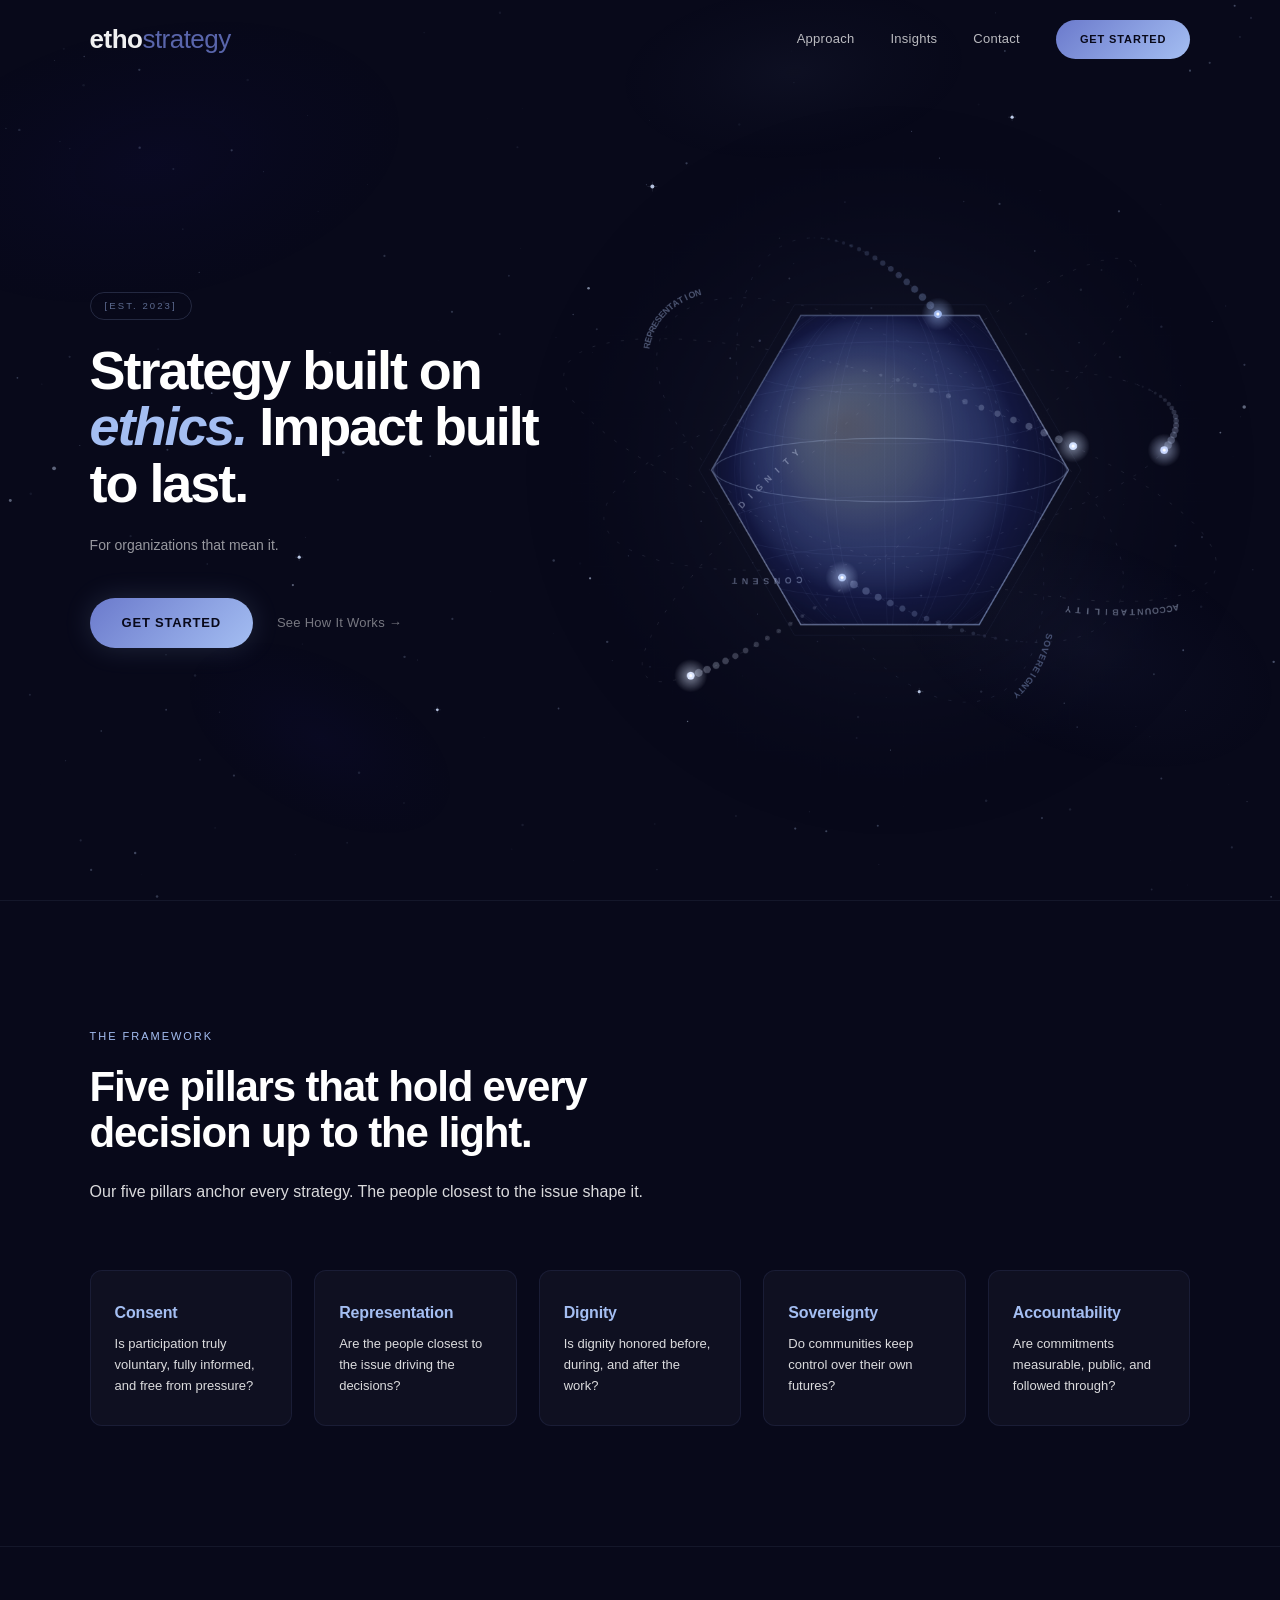
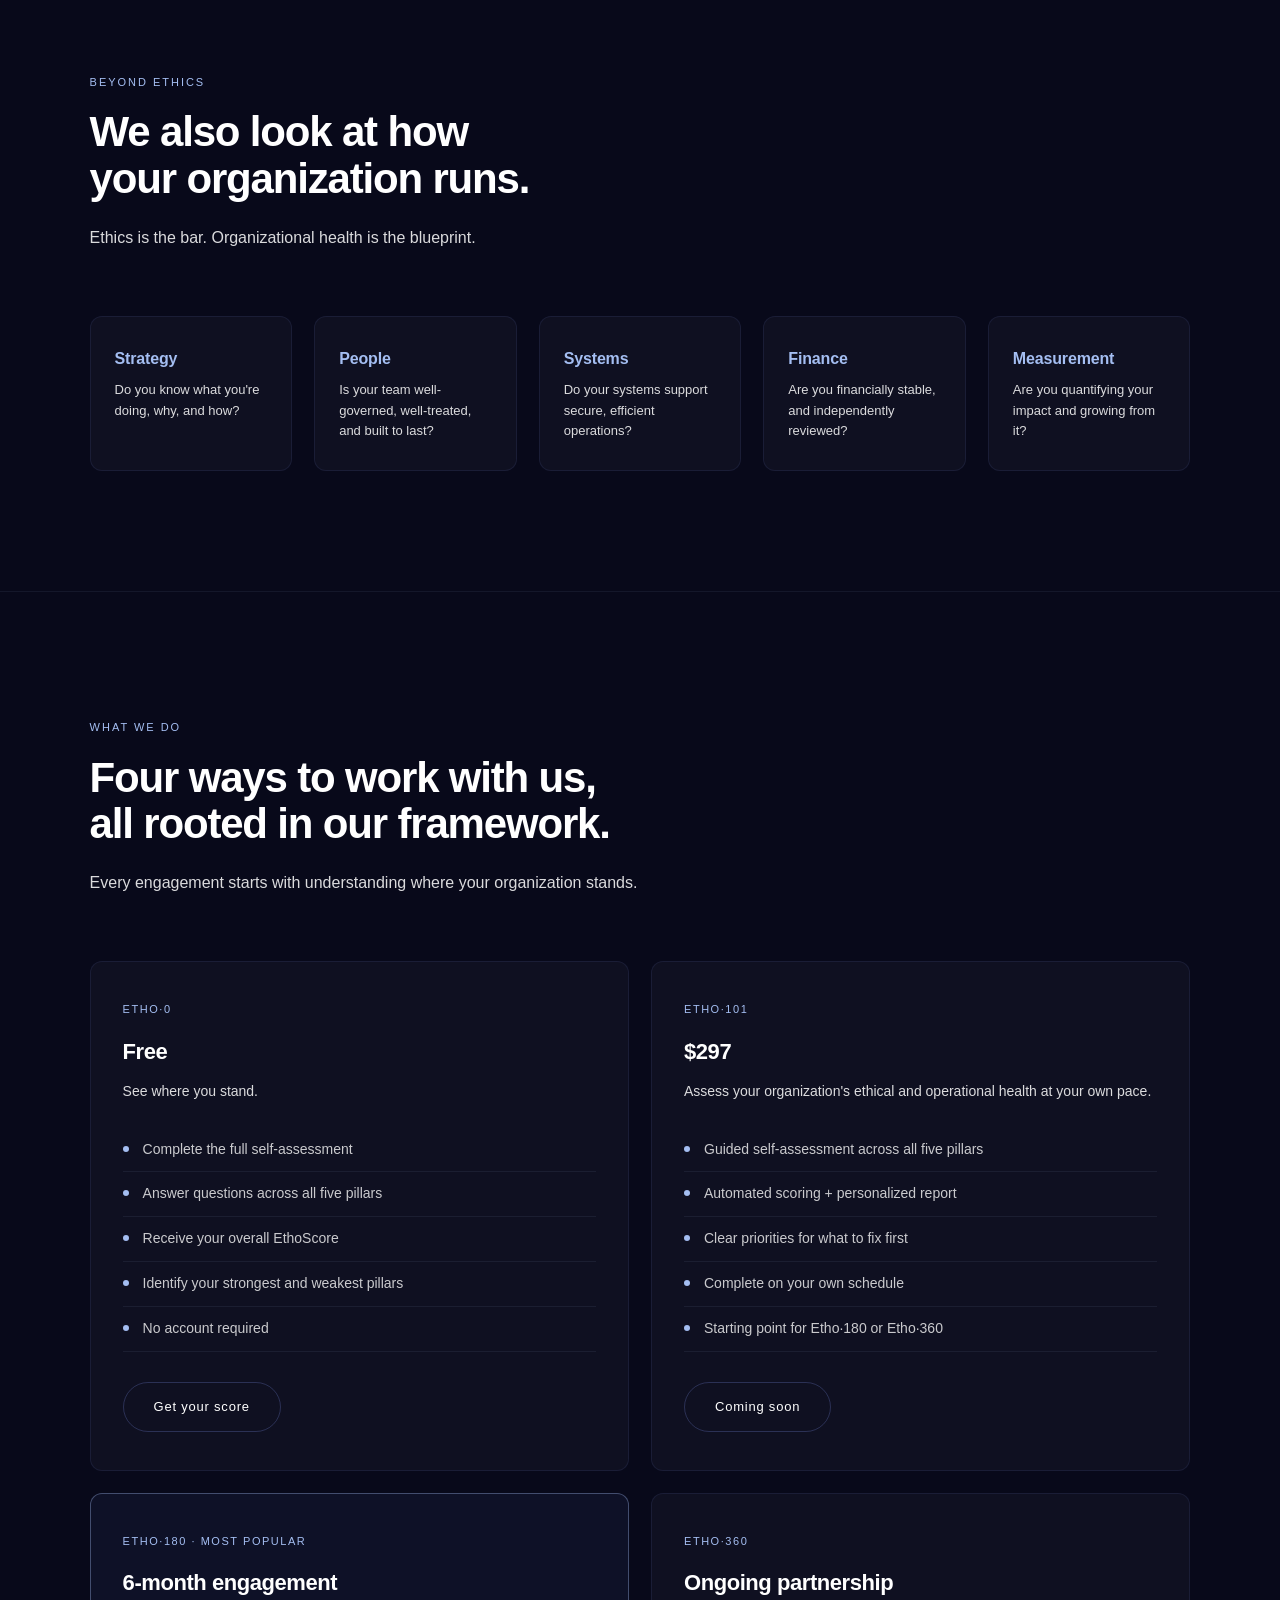
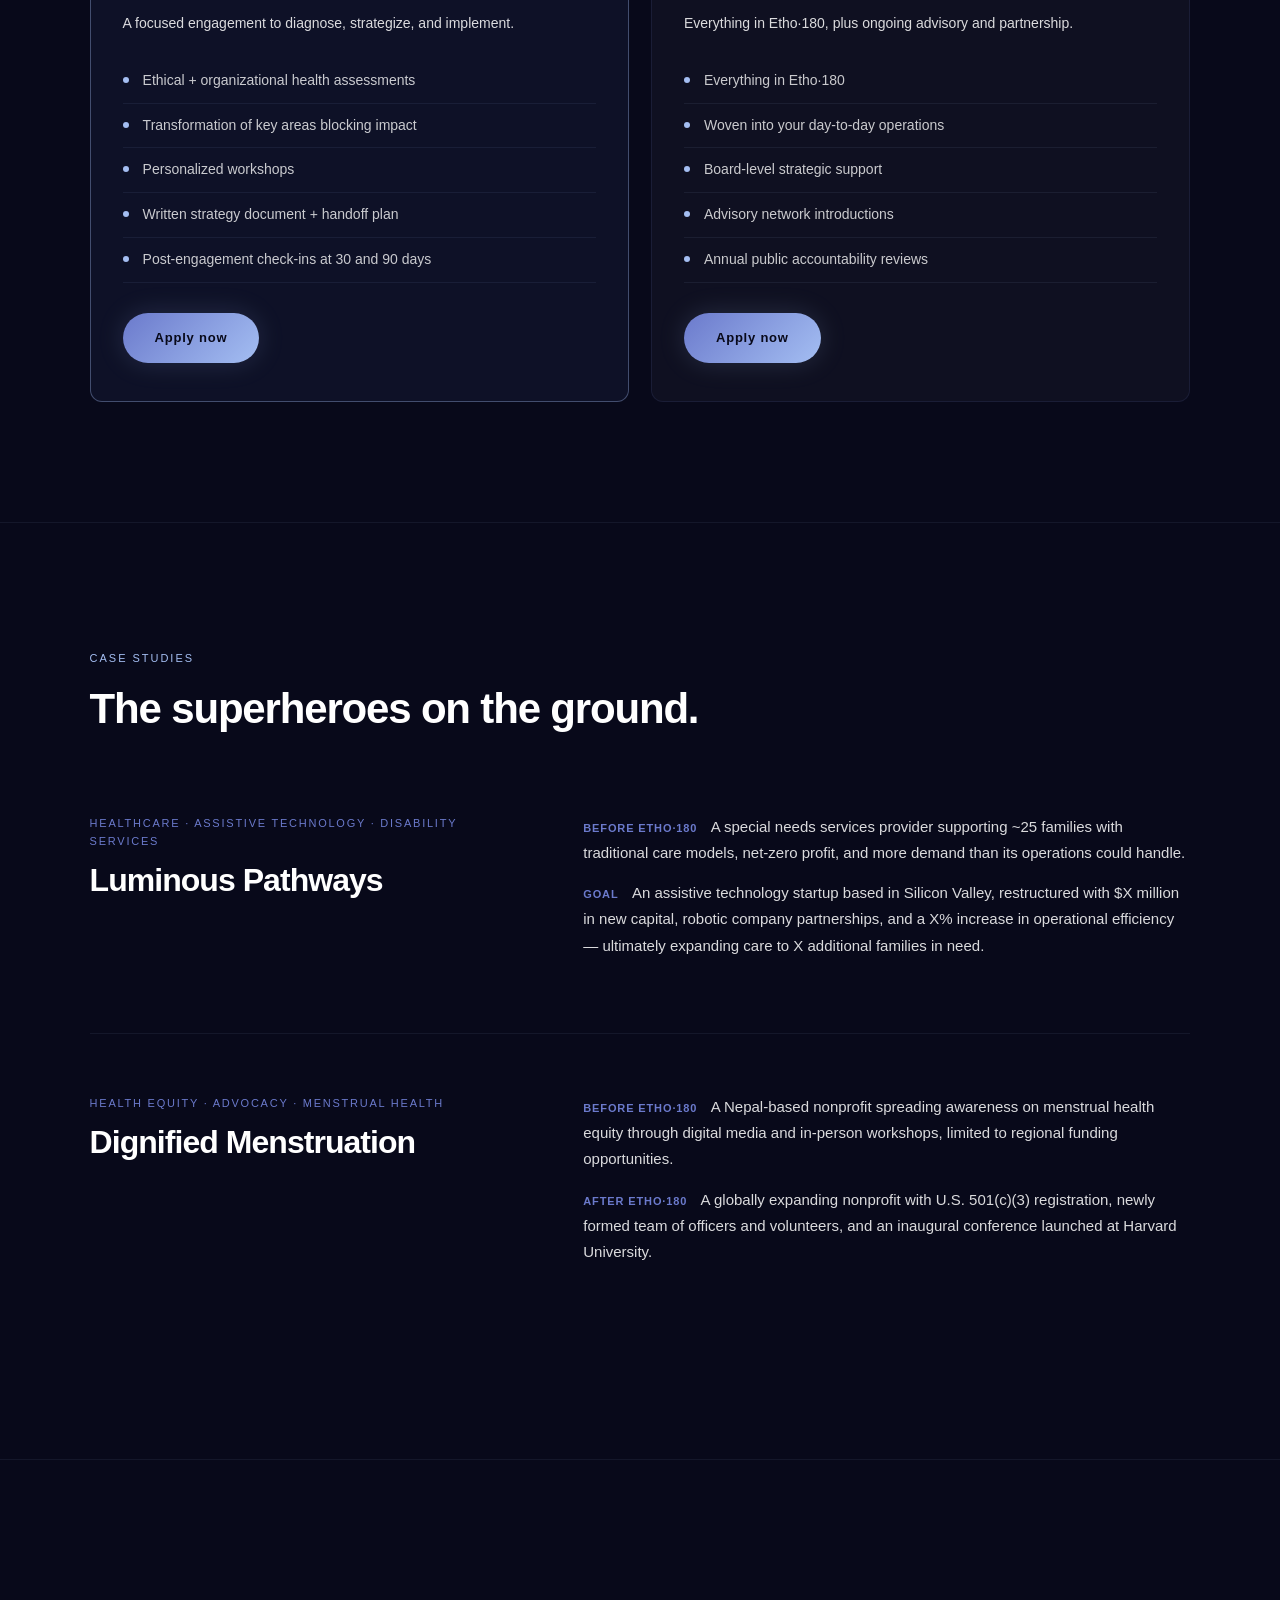
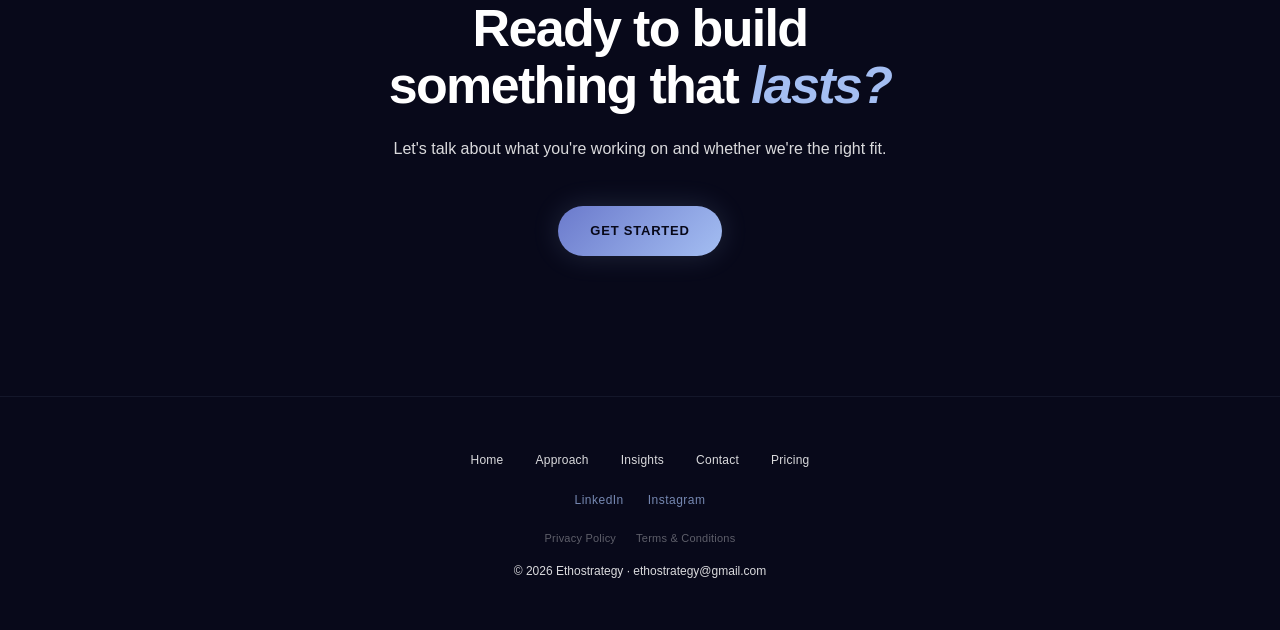
<file: index.html>
<!DOCTYPE html>
<html lang="en">
<head>
  <meta charset="UTF-8" />
  <meta name="viewport" content="width=device-width, initial-scale=1.0" />
  <title>Ethostrategy — Strategy built on ethics. Impact built to last.</title>
  <meta name="description" content="Ethostrategy helps organizations build strategy rooted in ethics. Five pillars. Organizational health. Four engagement tiers." />

  <!-- Favicon -->
  <link rel="icon" type="image/svg+xml" href="/assets/brand/favicon.svg" />

  <!-- Open Graph -->
  <meta property="og:type" content="website" />
  <meta property="og:site_name" content="Ethostrategy" />
  <meta property="og:title" content="Ethostrategy — Strategy built on ethics. Impact built to last." />
  <meta property="og:description" content="Ethostrategy helps organizations build strategy rooted in ethics. Five pillars. Organizational health. Four engagement tiers." />
  <meta property="og:url" content="https://ethostrategy.co/" />
  <meta property="og:image" content="https://ethostrategy.co/assets/brand/og-image.png" />
  <meta property="og:image:width" content="1200" />
  <meta property="og:image:height" content="630" />

  <!-- Twitter Card -->
  <meta name="twitter:card" content="summary_large_image" />
  <meta name="twitter:title" content="Ethostrategy — Strategy built on ethics. Impact built to last." />
  <meta name="twitter:description" content="Ethostrategy helps organizations build strategy rooted in ethics. Five pillars. Organizational health. Four engagement tiers." />
  <meta name="twitter:image" content="https://ethostrategy.co/assets/brand/og-image.png" />

  <link rel="preconnect" href="https://api.fontshare.com" crossorigin />
  <link rel="stylesheet" href="https://api.fontshare.com/v2/css?f[]=satoshi@300,400,500,700,800&display=swap" />
  <link rel="stylesheet" href="/assets/css/style.css" />
</head>
<body>
  <a class="skip-link" href="#main">Skip to content</a>
  <canvas id="skyCanvas" aria-hidden="true"></canvas>

  <nav class="nav">
    <a href="/" class="nav-brand" aria-label="Ethostrategy home">
      <span class="nav-wordmark"><span class="etho">etho</span><span class="strategy">strategy</span></span>
    </a>
    <div class="nav-links">
      <a href="/our-work/">Approach</a>
      <a href="/insights/">Insights</a>
      <a href="/contact/">Contact</a>
    </div>
    <a href="/pricing/" class="btn-cta">GET STARTED</a>
  </nav>

  <main id="main">
    <!-- HERO -->
    <section class="hero">
      <div class="hero-inner">
        <div class="hero-left">
          <div class="hero-eyebrow">[EST. 2023]</div>
          <h1 class="hero-h1">Strategy built on <em>ethics.</em> Impact built to last.</h1>
          <p class="hero-sub">For organizations that mean it.</p>
          <div class="hero-actions">
            <a href="/pricing/" class="btn-primary">GET STARTED</a>
            <a href="#how-it-works" class="btn-text">See How It Works →</a>
          </div>
        </div>
        <div class="hero-right">
          <canvas id="globeCanvas" width="800" height="800" role="img" aria-label="Illustration of a hexagonal globe with five orbiting points, each labeled with one of the ethical pillars: Consent, Representation, Dignity, Sovereignty, and Accountability."></canvas>
        </div>
      </div>
    </section>

    <!-- FRAMEWORK -->
    <section id="how-it-works" class="section bordered">
      <div class="section-inner">
        <span class="eyebrow">The Framework</span>
        <h2 class="section-title">Five pillars that hold every decision up to the light.</h2>
        <p class="section-lede">Our five pillars anchor every strategy. The people closest to the issue shape it.</p>

        <div class="card-grid grid-5">
          <div class="card oh-card"><h3>Consent</h3><p>Is participation truly voluntary, fully informed, and free from pressure?</p></div>
          <div class="card oh-card"><h3>Representation</h3><p>Are the people closest to the issue driving the decisions?</p></div>
          <div class="card oh-card"><h3>Dignity</h3><p>Is dignity honored before, during, and after the work?</p></div>
          <div class="card oh-card"><h3>Sovereignty</h3><p>Do communities keep control over their own futures?</p></div>
          <div class="card oh-card"><h3>Accountability</h3><p>Are commitments measurable, public, and followed through?</p></div>
        </div>
      </div>
    </section>

    <!-- ORG HEALTH -->
    <section class="section bordered">
      <div class="section-inner">
        <span class="eyebrow">Beyond Ethics</span>
        <h2 class="section-title">We also look at how your organization runs.</h2>
        <p class="section-lede">Ethics is the bar. Organizational health is the blueprint.</p>

        <div class="card-grid grid-5">
          <div class="card oh-card"><h3>Strategy</h3><p>Do you know what you're doing, why, and how?</p></div>
          <div class="card oh-card"><h3>People</h3><p>Is your team well-governed, well-treated, and built to last?</p></div>
          <div class="card oh-card"><h3>Systems</h3><p>Do your systems support secure, efficient operations?</p></div>
          <div class="card oh-card"><h3>Finance</h3><p>Are you financially stable, and independently reviewed?</p></div>
          <div class="card oh-card"><h3>Measurement</h3><p>Are you quantifying your impact and growing from it?</p></div>
        </div>
      </div>
    </section>

    <!-- SERVICES -->
    <section class="section bordered">
      <div class="section-inner">
        <span class="eyebrow">What We Do</span>
        <h2 class="section-title">Four ways to work with us, all rooted in our framework.</h2>
        <p class="section-lede">Every engagement starts with understanding where your organization stands.</p>

        <div class="card-grid grid-2">
          <div class="card service-card">
            <div class="tier">Etho·0</div>
            <h3>Free</h3>
            <p class="service-sub">See where you stand.</p>
            <ul>
              <li>Complete the full self-assessment</li>
              <li>Answer questions across all five pillars</li>
              <li>Receive your overall EthoScore</li>
              <li>Identify your strongest and weakest pillars</li>
              <li>No account required</li>
            </ul>
            <a href="/assessment/" class="btn-ghost">Get your score</a>
          </div>

          <div class="card service-card">
            <div class="tier">Etho·101</div>
            <h3>$297</h3>
            <p class="service-sub">Assess your organization's ethical and operational health at your own pace.</p>
            <ul>
              <li>Guided self-assessment across all five pillars</li>
              <li>Automated scoring + personalized report</li>
              <li>Clear priorities for what to fix first</li>
              <li>Complete on your own schedule</li>
              <li>Starting point for Etho·180 or Etho·360</li>
            </ul>
            <a href="/pricing/" class="btn-ghost">Coming soon</a>
          </div>

          <div class="card service-card featured">
            <div class="tier">Etho·180 · Most Popular</div>
            <h3>6-month engagement</h3>
            <p class="service-sub">A focused engagement to diagnose, strategize, and implement.</p>
            <ul>
              <li>Ethical + organizational health assessments</li>
              <li>Transformation of key areas blocking impact</li>
              <li>Personalized workshops</li>
              <li>Written strategy document + handoff plan</li>
              <li>Post-engagement check-ins at 30 and 90 days</li>
            </ul>
            <a href="/pricing/" class="btn-primary">Apply now</a>
          </div>

          <div class="card service-card">
            <div class="tier">Etho·360</div>
            <h3>Ongoing partnership</h3>
            <p class="service-sub">Everything in Etho·180, plus ongoing advisory and partnership.</p>
            <ul>
              <li>Everything in Etho·180</li>
              <li>Woven into your day-to-day operations</li>
              <li>Board-level strategic support</li>
              <li>Advisory network introductions</li>
              <li>Annual public accountability reviews</li>
            </ul>
            <a href="/pricing/" class="btn-primary">Apply now</a>
          </div>
        </div>
      </div>
    </section>

    <!-- CLIENT WORK -->
    <section class="section bordered">
      <div class="section-inner">
        <span class="eyebrow">Case Studies</span>
        <h2 class="section-title">The superheroes on the ground.</h2>

        <div class="client-row">
          <div>
            <div class="client-tag">Healthcare · Assistive Technology · Disability Services</div>
            <h3>Luminous Pathways</h3>
          </div>
          <div>
            <div class="client-phase"><span class="phase-label">Before Etho·180</span> A special needs services provider supporting ~25 families with traditional care models, net-zero profit, and more demand than its operations could handle.</div>
            <div class="client-phase"><span class="phase-label">Goal</span> An assistive technology startup based in Silicon Valley, restructured with $X million in new capital, robotic company partnerships, and a X% increase in operational efficiency — ultimately expanding care to X additional families in need.</div>
            <!-- <a href="/our-work/luminous-pathways/" class="btn-text" style="margin-left:0;">Read case study →</a> -->
          </div>
        </div>

        <div class="client-row">
          <div>
            <div class="client-tag">Health Equity · Advocacy · Menstrual Health</div>
            <h3>Dignified Menstruation</h3>
          </div>
          <div>
            <div class="client-phase"><span class="phase-label">Before Etho·180</span> A Nepal-based nonprofit spreading awareness on menstrual health equity through digital media and in-person workshops, limited to regional funding opportunities.</div>
            <div class="client-phase"><span class="phase-label">After Etho·180</span> A globally expanding nonprofit with U.S. 501(c)(3) registration, newly formed team of officers and volunteers, and an inaugural conference launched at Harvard University.</div>
            <!-- <a href="/our-work/dignified-menstruation/" class="btn-text" style="margin-left:0;">Read case study →</a> -->
          </div>
        </div>
      </div>
    </section>

    <!-- INSIGHTS PREVIEW — hidden until content is published
    <section class="section bordered">
      <div class="section-inner">
        <span class="eyebrow">Insights</span>
        <h2 class="section-title">From inside the work, not above it.</h2>
        <p class="section-lede">A preview of what's coming:</p>

        <div class="card-grid grid-2">
          <a href="/insights/" class="card post-card">
            <div>
              <div class="post-date">Coming soon</div>
              <h3>Beyond Metrics: Ethical Blind Spots in Global Development and Corporate Social Impact</h3>
            </div>
            <span class="read-more">See all →</span>
          </a>
          <a href="/insights/" class="card post-card">
            <div>
              <div class="post-date">Coming soon</div>
              <h3>Menstrual Inequities: Common Threads, Different Realities</h3>
            </div>
            <span class="read-more">See all →</span>
          </a>
          <a href="/insights/" class="card post-card">
            <div>
              <div class="post-date">Coming soon</div>
              <h3>UN MDGs to SDGs: Progress, Gaps, and Accountability</h3>
            </div>
            <span class="read-more">See all →</span>
          </a>
          <a href="/insights/" class="card post-card">
            <div>
              <div class="post-date">Coming soon</div>
              <h3>From Care Provider to Tech Startup: Rethinking Special Needs Services</h3>
            </div>
            <span class="read-more">See all →</span>
          </a>
        </div>
      </div>
    </section>
    -->

    <!-- CTA BAND -->
    <section class="cta-band bordered">
      <h2>Ready to build something that <em>lasts?</em></h2>
      <p>Let's talk about what you're working on and whether we're the right fit.</p>
      <a href="/pricing/" class="btn-primary">GET STARTED</a>
    </section>
  </main>

  <footer>
    <ul class="footer-nav">
      <li><a href="/">Home</a></li>
      <li><a href="/our-work/">Approach</a></li>
      <li><a href="/insights/">Insights</a></li>
      <li><a href="/contact/">Contact</a></li>
      <li><a href="/pricing/">Pricing</a></li>
    </ul>
    <div class="footer-social">
      <a href="https://www.linkedin.com/company/ethostrategy" target="_blank" rel="noopener">LinkedIn</a>
      <a href="https://www.instagram.com/ethostrategy/" target="_blank" rel="noopener">Instagram</a>
    </div>
    <div class="footer-legal">
      <a href="/privacy/">Privacy Policy</a>
      <a href="/terms/">Terms & Conditions</a>
    </div>
    <p>© 2026 Ethostrategy · ethostrategy@gmail.com</p>
  </footer>

  <script src="/assets/js/stars.js"></script>
  <script src="/assets/js/globe.js"></script>
  <script src="/assets/js/main.js"></script>

  <!-- Netlify Identity widget (for Decap CMS login redirect) -->
  <script src="https://identity.netlify.com/v1/netlify-identity-widget.js"></script>
  <script>
    if (window.netlifyIdentity) {
      window.netlifyIdentity.on("init", function (user) {
        if (!user) {
          window.netlifyIdentity.on("login", function () {
            document.location.href = "/admin/";
          });
        }
      });
    }
  </script>
</body>
</html>
</file>
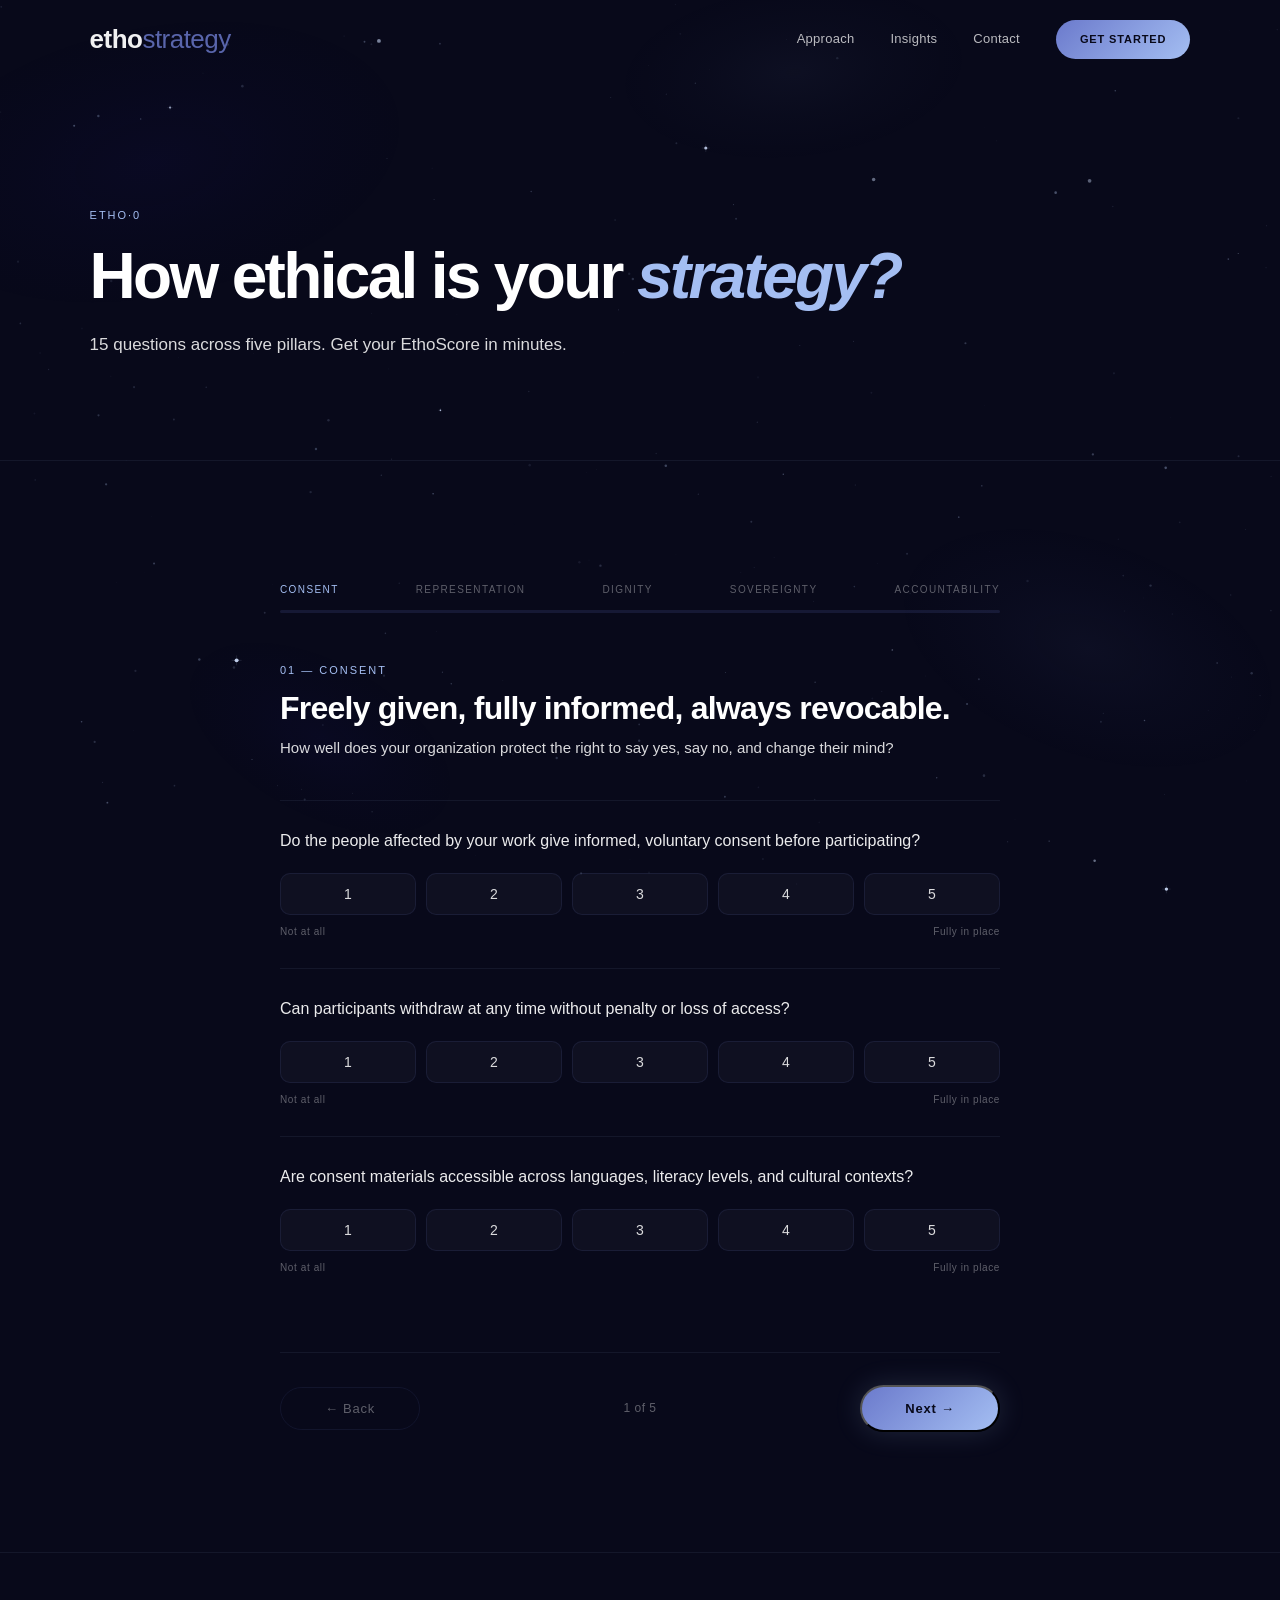
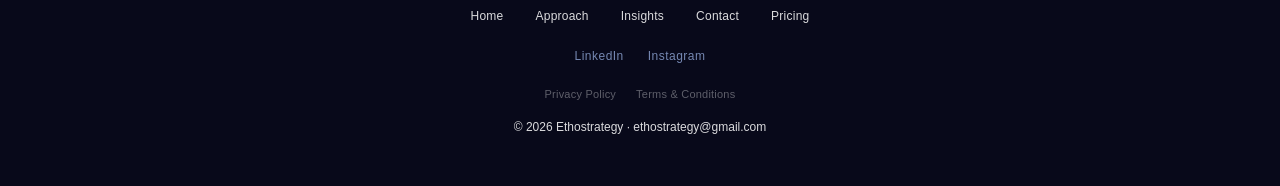
<file: assessment/index.html>
<!DOCTYPE html>
<html lang="en">
<head>
  <meta charset="UTF-8" />
  <meta name="viewport" content="width=device-width, initial-scale=1.0" />
  <title>Etho·0 — Free Self-Assessment | Ethostrategy</title>
  <meta name="description" content="See where your organization stands on ethical practice. 15 questions, 5 pillars, your EthoScore in minutes. Free and no account required." />

  <link rel="icon" type="image/svg+xml" href="/assets/brand/favicon.svg" />

  <meta property="og:type" content="website" />
  <meta property="og:site_name" content="Ethostrategy" />
  <meta property="og:title" content="Etho·0 — Free Self-Assessment | Ethostrategy" />
  <meta property="og:description" content="See where your organization stands on ethical practice. 15 questions, 5 pillars, your EthoScore in minutes." />
  <meta property="og:url" content="https://ethostrategy.co/assessment/" />
  <meta property="og:image" content="https://ethostrategy.co/assets/brand/og-image.png" />
  <meta property="og:image:width" content="1200" />
  <meta property="og:image:height" content="630" />
  <meta name="twitter:card" content="summary_large_image" />
  <meta name="twitter:title" content="Etho·0 — Free Self-Assessment | Ethostrategy" />
  <meta name="twitter:description" content="See where your organization stands on ethical practice. 15 questions, 5 pillars, your EthoScore in minutes." />
  <meta name="twitter:image" content="https://ethostrategy.co/assets/brand/og-image.png" />

  <link rel="preconnect" href="https://api.fontshare.com" crossorigin />
  <link rel="stylesheet" href="https://api.fontshare.com/v2/css?f[]=satoshi@300,400,500,700,800&display=swap" />
  <link rel="stylesheet" href="/assets/css/style.css" />

  <style>
    /* ============================================================
       Assessment-specific styles
       ============================================================ */
    .assessment-container {
      max-width: 720px;
      margin: 0 auto;
    }

    /* Progress bar */
    .progress-wrap {
      margin-bottom: 48px;
    }

    .progress-steps {
      display: flex;
      justify-content: space-between;
      margin-bottom: 12px;
    }

    .progress-step {
      font-size: 10px;
      letter-spacing: 0.14em;
      text-transform: uppercase;
      color: var(--muted-lo);
      font-weight: 500;
      transition: color 0.3s;
      cursor: default;
    }

    .progress-step.active {
      color: var(--sky);
    }

    .progress-step.completed {
      color: var(--periwinkle);
    }

    .progress-track {
      width: 100%;
      height: 3px;
      background: rgba(107, 122, 204, 0.15);
      border-radius: 3px;
      overflow: hidden;
    }

    .progress-fill {
      height: 100%;
      background: linear-gradient(90deg, var(--periwinkle), var(--sky));
      border-radius: 3px;
      transition: width 0.4s ease;
      width: 0%;
    }

    /* Pillar section */
    .pillar-section {
      display: none;
    }

    .pillar-section.active {
      display: block;
      animation: fadeIn 0.35s ease;
    }

    @keyframes fadeIn {
      from { opacity: 0; transform: translateY(12px); }
      to { opacity: 1; transform: translateY(0); }
    }

    .pillar-header {
      margin-bottom: 40px;
    }

    .pillar-num {
      font-size: 11px;
      letter-spacing: 0.18em;
      color: var(--sky);
      font-weight: 500;
      text-transform: uppercase;
      margin-bottom: 10px;
    }

    .pillar-header h2 {
      font-size: 32px;
      font-weight: 800;
      letter-spacing: -0.024em;
      line-height: 1.15;
      margin-bottom: 8px;
    }

    .pillar-header p {
      font-size: 15px;
      color: var(--muted);
      font-weight: 300;
      line-height: 1.7;
    }

    /* Question card */
    .question-card {
      padding: 28px 0;
      border-top: 1px solid var(--border);
    }

    .question-card:first-of-type {
      border-top: none;
    }

    .question-text {
      font-size: 16px;
      font-weight: 500;
      line-height: 1.5;
      margin-bottom: 20px;
      color: rgba(255, 255, 255, 0.92);
    }

    /* Rating scale */
    .rating-scale {
      display: flex;
      gap: 10px;
    }

    .rating-btn {
      flex: 1;
      padding: 12px 0;
      background: rgba(255, 255, 255, 0.03);
      border: 1px solid var(--card-br);
      border-radius: 10px;
      color: var(--muted);
      font-family: inherit;
      font-size: 14px;
      font-weight: 500;
      cursor: pointer;
      transition: all 0.2s;
      text-align: center;
    }

    .rating-btn:hover {
      border-color: rgba(164, 190, 242, 0.35);
      background: rgba(164, 190, 242, 0.06);
      color: var(--white);
    }

    .rating-btn.selected {
      border-color: var(--sky);
      background: rgba(164, 190, 242, 0.12);
      color: var(--white);
      box-shadow: 0 0 16px rgba(164, 190, 242, 0.12);
    }

    .rating-labels {
      display: flex;
      justify-content: space-between;
      margin-top: 8px;
    }

    .rating-labels span {
      font-size: 10px;
      color: var(--muted-lo);
      letter-spacing: 0.06em;
      font-weight: 300;
    }

    /* Navigation buttons */
    .assessment-nav {
      display: flex;
      justify-content: space-between;
      align-items: center;
      margin-top: 48px;
      padding-top: 32px;
      border-top: 1px solid var(--border);
    }

    .assessment-nav .btn-ghost,
    .assessment-nav .btn-primary {
      min-width: 140px;
      text-align: center;
    }

    .btn-disabled {
      opacity: 0.35;
      pointer-events: none;
    }

    .step-counter {
      font-size: 12px;
      color: var(--muted-lo);
      font-weight: 300;
      letter-spacing: 0.04em;
    }

    /* Email gate */
    .email-gate {
      display: none;
      text-align: center;
    }

    .email-gate.active {
      display: block;
      animation: fadeIn 0.35s ease;
    }

    .email-gate h2 {
      font-size: 36px;
      font-weight: 800;
      letter-spacing: -0.028em;
      margin-bottom: 14px;
    }

    .email-gate h2 em {
      color: var(--sky);
      font-style: italic;
    }

    .email-gate p {
      font-size: 15px;
      color: var(--muted);
      margin-bottom: 32px;
      font-weight: 300;
      line-height: 1.7;
    }

    .email-form {
      max-width: 420px;
      margin: 0 auto;
    }

    .email-form .field {
      margin-bottom: 18px;
    }

    .email-form .field input {
      width: 100%;
    }

    .email-form .btn-primary {
      width: 100%;
    }

    .email-note {
      font-size: 12px;
      color: var(--muted-lo);
      margin-top: 14px;
      font-weight: 300;
    }

    /* Results */
    .results-section {
      display: none;
    }

    .results-section.active {
      display: block;
      animation: fadeIn 0.4s ease;
    }

    .ethoscore-display {
      text-align: center;
      margin-bottom: 56px;
    }

    .score-ring {
      width: 180px;
      height: 180px;
      margin: 0 auto 24px;
      position: relative;
    }

    .score-ring svg {
      width: 100%;
      height: 100%;
      transform: rotate(-90deg);
    }

    .score-ring .track {
      fill: none;
      stroke: rgba(107, 122, 204, 0.15);
      stroke-width: 6;
    }

    .score-ring .fill {
      fill: none;
      stroke: url(#scoreGradient);
      stroke-width: 6;
      stroke-linecap: round;
      stroke-dasharray: 452;
      stroke-dashoffset: 452;
      transition: stroke-dashoffset 1.2s ease;
    }

    .score-value {
      position: absolute;
      top: 50%;
      left: 50%;
      transform: translate(-50%, -50%);
      text-align: center;
    }

    .score-value .number {
      font-size: 48px;
      font-weight: 800;
      letter-spacing: -0.03em;
      color: var(--white);
      line-height: 1;
    }

    .score-value .label {
      font-size: 11px;
      letter-spacing: 0.14em;
      text-transform: uppercase;
      color: var(--sky);
      font-weight: 500;
      margin-top: 4px;
    }

    .score-interpretation {
      font-size: 16px;
      color: var(--muted);
      font-weight: 300;
      max-width: 500px;
      margin: 0 auto;
      line-height: 1.7;
    }

    /* Pillar breakdown */
    .pillar-breakdown {
      margin-bottom: 48px;
    }

    .breakdown-row {
      display: flex;
      align-items: center;
      gap: 20px;
      padding: 18px 0;
      border-top: 1px solid var(--border);
    }

    .breakdown-row:first-child {
      border-top: none;
    }

    .breakdown-label {
      flex: 0 0 160px;
      font-size: 13px;
      font-weight: 500;
      letter-spacing: 0.04em;
      color: rgba(255, 255, 255, 0.85);
    }

    .breakdown-bar-wrap {
      flex: 1;
      height: 8px;
      background: rgba(107, 122, 204, 0.12);
      border-radius: 8px;
      overflow: hidden;
    }

    .breakdown-bar {
      height: 100%;
      background: linear-gradient(90deg, var(--periwinkle), var(--sky));
      border-radius: 8px;
      transition: width 0.8s ease;
      width: 0%;
    }

    .breakdown-score {
      flex: 0 0 48px;
      text-align: right;
      font-size: 16px;
      font-weight: 700;
      color: var(--sky);
    }

    /* Full assessment note */
    .full-assessment-note {
      text-align: center;
      padding: 32px;
      border: 1px solid rgba(107, 122, 204, 0.18);
      border-radius: 14px;
      background: rgba(107, 122, 204, 0.04);
      margin-bottom: 40px;
    }

    .full-assessment-note p {
      font-size: 14px;
      color: var(--muted);
      line-height: 1.7;
      font-weight: 300;
      margin-bottom: 0;
    }

    .full-assessment-note strong {
      color: var(--sky);
      font-weight: 600;
    }

    /* Results CTA */
    .results-cta {
      text-align: center;
      margin-top: 48px;
    }

    .results-cta p {
      font-size: 15px;
      color: var(--muted);
      margin-bottom: 24px;
      font-weight: 300;
    }

    .results-cta .btn-primary {
      margin-right: 12px;
    }

    /* Responsive */
    @media (max-width: 960px) {
      .pillar-header h2 { font-size: 26px; }
      .email-gate h2 { font-size: 28px; }
      .rating-scale { gap: 6px; }
      .rating-btn { padding: 10px 0; font-size: 13px; }
      .progress-step { font-size: 8px; letter-spacing: 0.08em; }
      .breakdown-label { flex: 0 0 110px; font-size: 11px; }
      .score-ring { width: 150px; height: 150px; }
      .score-value .number { font-size: 40px; }
    }
  </style>
</head>
<body>
  <a class="skip-link" href="#main">Skip to content</a>
  <canvas id="skyCanvas" aria-hidden="true"></canvas>

  <nav class="nav">
    <a href="/" class="nav-brand" aria-label="Ethostrategy home">
      <span class="nav-wordmark"><span class="etho">etho</span><span class="strategy">strategy</span></span>
    </a>
    <div class="nav-links">
      <a href="/our-work/">Approach</a>
      <a href="/insights/">Insights</a>
      <a href="/contact/">Contact</a>
    </div>
    <a href="/pricing/" class="btn-cta">GET STARTED</a>
  </nav>

  <main id="main">
    <section class="page-intro">
      <div class="page-intro-inner">
        <span class="eyebrow">Etho·0</span>
        <h1>How ethical is your <em>strategy?</em></h1>
        <p>15 questions across five pillars. Get your EthoScore in minutes.</p>
      </div>
    </section>

    <section class="section bordered">
      <div class="assessment-container">

        <!-- Progress bar -->
        <div class="progress-wrap" id="progressWrap">
          <div class="progress-steps">
            <span class="progress-step active" data-step="0">Consent</span>
            <span class="progress-step" data-step="1">Representation</span>
            <span class="progress-step" data-step="2">Dignity</span>
            <span class="progress-step" data-step="3">Sovereignty</span>
            <span class="progress-step" data-step="4">Accountability</span>
          </div>
          <div class="progress-track">
            <div class="progress-fill" id="progressFill"></div>
          </div>
        </div>

        <!-- PILLAR 1: CONSENT -->
        <div class="pillar-section active" data-pillar="consent">
          <div class="pillar-header">
            <div class="pillar-num">01 — Consent</div>
            <h2>Freely given, fully informed, always revocable.</h2>
            <p>How well does your organization protect the right to say yes, say no, and change their mind?</p>
          </div>

          <div class="question-card" data-question="c1">
            <div class="question-text">Do the people affected by your work give informed, voluntary consent before participating?</div>
            <div class="rating-scale">
              <button class="rating-btn" data-value="1">1</button>
              <button class="rating-btn" data-value="2">2</button>
              <button class="rating-btn" data-value="3">3</button>
              <button class="rating-btn" data-value="4">4</button>
              <button class="rating-btn" data-value="5">5</button>
            </div>
            <div class="rating-labels"><span>Not at all</span><span>Fully in place</span></div>
          </div>

          <div class="question-card" data-question="c2">
            <div class="question-text">Can participants withdraw at any time without penalty or loss of access?</div>
            <div class="rating-scale">
              <button class="rating-btn" data-value="1">1</button>
              <button class="rating-btn" data-value="2">2</button>
              <button class="rating-btn" data-value="3">3</button>
              <button class="rating-btn" data-value="4">4</button>
              <button class="rating-btn" data-value="5">5</button>
            </div>
            <div class="rating-labels"><span>Not at all</span><span>Fully in place</span></div>
          </div>

          <div class="question-card" data-question="c3">
            <div class="question-text">Are consent materials accessible across languages, literacy levels, and cultural contexts?</div>
            <div class="rating-scale">
              <button class="rating-btn" data-value="1">1</button>
              <button class="rating-btn" data-value="2">2</button>
              <button class="rating-btn" data-value="3">3</button>
              <button class="rating-btn" data-value="4">4</button>
              <button class="rating-btn" data-value="5">5</button>
            </div>
            <div class="rating-labels"><span>Not at all</span><span>Fully in place</span></div>
          </div>
        </div>

        <!-- PILLAR 2: REPRESENTATION -->
        <div class="pillar-section" data-pillar="representation">
          <div class="pillar-header">
            <div class="pillar-num">02 — Representation</div>
            <h2>Those closest to the issue drive the work.</h2>
            <p>How meaningfully are affected communities included in shaping decisions?</p>
          </div>

          <div class="question-card" data-question="r1">
            <div class="question-text">Are people with lived experience of the issue in decision-making roles — not just advisory?</div>
            <div class="rating-scale">
              <button class="rating-btn" data-value="1">1</button>
              <button class="rating-btn" data-value="2">2</button>
              <button class="rating-btn" data-value="3">3</button>
              <button class="rating-btn" data-value="4">4</button>
              <button class="rating-btn" data-value="5">5</button>
            </div>
            <div class="rating-labels"><span>Not at all</span><span>Fully in place</span></div>
          </div>

          <div class="question-card" data-question="r2">
            <div class="question-text">Is representation maintained across the full lifecycle of your work, not just at launch?</div>
            <div class="rating-scale">
              <button class="rating-btn" data-value="1">1</button>
              <button class="rating-btn" data-value="2">2</button>
              <button class="rating-btn" data-value="3">3</button>
              <button class="rating-btn" data-value="4">4</button>
              <button class="rating-btn" data-value="5">5</button>
            </div>
            <div class="rating-labels"><span>Not at all</span><span>Fully in place</span></div>
          </div>

          <div class="question-card" data-question="r3">
            <div class="question-text">Are community representatives compensated at parity with external team members?</div>
            <div class="rating-scale">
              <button class="rating-btn" data-value="1">1</button>
              <button class="rating-btn" data-value="2">2</button>
              <button class="rating-btn" data-value="3">3</button>
              <button class="rating-btn" data-value="4">4</button>
              <button class="rating-btn" data-value="5">5</button>
            </div>
            <div class="rating-labels"><span>Not at all</span><span>Fully in place</span></div>
          </div>
        </div>

        <!-- PILLAR 3: DIGNITY -->
        <div class="pillar-section" data-pillar="dignity">
          <div class="pillar-header">
            <div class="pillar-num">03 — Dignity</div>
            <h2>Honored before, during, and after the work.</h2>
            <p>How well does your organization protect the humanity and agency of those it serves?</p>
          </div>

          <div class="question-card" data-question="d1">
            <div class="question-text">Does your organization conduct on-the-ground landscape analysis before designing solutions?</div>
            <div class="rating-scale">
              <button class="rating-btn" data-value="1">1</button>
              <button class="rating-btn" data-value="2">2</button>
              <button class="rating-btn" data-value="3">3</button>
              <button class="rating-btn" data-value="4">4</button>
              <button class="rating-btn" data-value="5">5</button>
            </div>
            <div class="rating-labels"><span>Not at all</span><span>Fully in place</span></div>
          </div>

          <div class="question-card" data-question="d2">
            <div class="question-text">Are safeguarding policies in place to protect against exploitation, abuse, and psychological harm?</div>
            <div class="rating-scale">
              <button class="rating-btn" data-value="1">1</button>
              <button class="rating-btn" data-value="2">2</button>
              <button class="rating-btn" data-value="3">3</button>
              <button class="rating-btn" data-value="4">4</button>
              <button class="rating-btn" data-value="5">5</button>
            </div>
            <div class="rating-labels"><span>Not at all</span><span>Fully in place</span></div>
          </div>

          <div class="question-card" data-question="d3">
            <div class="question-text">Is all media, imagery, and storytelling created without extracting from the communities you serve?</div>
            <div class="rating-scale">
              <button class="rating-btn" data-value="1">1</button>
              <button class="rating-btn" data-value="2">2</button>
              <button class="rating-btn" data-value="3">3</button>
              <button class="rating-btn" data-value="4">4</button>
              <button class="rating-btn" data-value="5">5</button>
            </div>
            <div class="rating-labels"><span>Not at all</span><span>Fully in place</span></div>
          </div>
        </div>

        <!-- PILLAR 4: SOVEREIGNTY -->
        <div class="pillar-section" data-pillar="sovereignty">
          <div class="pillar-header">
            <div class="pillar-num">04 — Sovereignty</div>
            <h2>Communities keep control over their own futures.</h2>
            <p>How well does your organization respect the self-determination of the people it works with?</p>
          </div>

          <div class="question-card" data-question="s1">
            <div class="question-text">Do communities retain control over their own data, land, resources, and cultural heritage?</div>
            <div class="rating-scale">
              <button class="rating-btn" data-value="1">1</button>
              <button class="rating-btn" data-value="2">2</button>
              <button class="rating-btn" data-value="3">3</button>
              <button class="rating-btn" data-value="4">4</button>
              <button class="rating-btn" data-value="5">5</button>
            </div>
            <div class="rating-labels"><span>Not at all</span><span>Fully in place</span></div>
          </div>

          <div class="question-card" data-question="s2">
            <div class="question-text">Does your exit strategy leave capacity in place rather than dependence?</div>
            <div class="rating-scale">
              <button class="rating-btn" data-value="1">1</button>
              <button class="rating-btn" data-value="2">2</button>
              <button class="rating-btn" data-value="3">3</button>
              <button class="rating-btn" data-value="4">4</button>
              <button class="rating-btn" data-value="5">5</button>
            </div>
            <div class="rating-labels"><span>Not at all</span><span>Fully in place</span></div>
          </div>

          <div class="question-card" data-question="s3">
            <div class="question-text">Can communities pause, modify, or terminate the engagement at any point?</div>
            <div class="rating-scale">
              <button class="rating-btn" data-value="1">1</button>
              <button class="rating-btn" data-value="2">2</button>
              <button class="rating-btn" data-value="3">3</button>
              <button class="rating-btn" data-value="4">4</button>
              <button class="rating-btn" data-value="5">5</button>
            </div>
            <div class="rating-labels"><span>Not at all</span><span>Fully in place</span></div>
          </div>
        </div>

        <!-- PILLAR 5: ACCOUNTABILITY -->
        <div class="pillar-section" data-pillar="accountability">
          <div class="pillar-header">
            <div class="pillar-num">05 — Accountability</div>
            <h2>Measurable commitments, public follow-through.</h2>
            <p>How honestly does your organization track, report, and repair?</p>
          </div>

          <div class="question-card" data-question="a1">
            <div class="question-text">Is there a clear, documented chain of responsibility for outcomes and harms?</div>
            <div class="rating-scale">
              <button class="rating-btn" data-value="1">1</button>
              <button class="rating-btn" data-value="2">2</button>
              <button class="rating-btn" data-value="3">3</button>
              <button class="rating-btn" data-value="4">4</button>
              <button class="rating-btn" data-value="5">5</button>
            </div>
            <div class="rating-labels"><span>Not at all</span><span>Fully in place</span></div>
          </div>

          <div class="question-card" data-question="a2">
            <div class="question-text">Does your public reporting include failures and course corrections — not just wins?</div>
            <div class="rating-scale">
              <button class="rating-btn" data-value="1">1</button>
              <button class="rating-btn" data-value="2">2</button>
              <button class="rating-btn" data-value="3">3</button>
              <button class="rating-btn" data-value="4">4</button>
              <button class="rating-btn" data-value="5">5</button>
            </div>
            <div class="rating-labels"><span>Not at all</span><span>Fully in place</span></div>
          </div>

          <div class="question-card" data-question="a3">
            <div class="question-text">Are grievance mechanisms accessible to affected communities with committed response timelines?</div>
            <div class="rating-scale">
              <button class="rating-btn" data-value="1">1</button>
              <button class="rating-btn" data-value="2">2</button>
              <button class="rating-btn" data-value="3">3</button>
              <button class="rating-btn" data-value="4">4</button>
              <button class="rating-btn" data-value="5">5</button>
            </div>
            <div class="rating-labels"><span>Not at all</span><span>Fully in place</span></div>
          </div>
        </div>

        <!-- Navigation -->
        <div class="assessment-nav" id="assessmentNav">
          <button class="btn-ghost btn-disabled" id="prevBtn" onclick="navigate(-1)">← Back</button>
          <span class="step-counter" id="stepCounter">1 of 5</span>
          <button class="btn-primary" id="nextBtn" onclick="navigate(1)">Next →</button>
        </div>

        <!-- EMAIL GATE -->
        <div class="email-gate" id="emailGate">
          <h2>Your score is <em>ready.</em></h2>
          <p>Enter your email to see your EthoScore and per-pillar breakdown.</p>

          <div class="email-form">
            <div class="field">
              <label for="gate-email">Email</label>
              <input type="email" id="gate-email" name="email" required placeholder="you@organization.org" />
            </div>
            <button class="btn-primary" id="revealBtn" onclick="submitAssessment()">SEE MY SCORE</button>
            <p class="email-note">Expect one email. No pressure, no spam.</p>
          </div>
        </div>

        <!-- RESULTS -->
        <div class="results-section" id="resultsSection">
          <div class="ethoscore-display">
            <div class="score-ring">
              <svg viewBox="0 0 160 160">
                <defs>
                  <linearGradient id="scoreGradient" x1="0%" y1="0%" x2="100%" y2="0%">
                    <stop offset="0%" stop-color="#6B7ACC" />
                    <stop offset="100%" stop-color="#A4BEF2" />
                  </linearGradient>
                </defs>
                <circle class="track" cx="80" cy="80" r="72" />
                <circle class="fill" id="scoreCircle" cx="80" cy="80" r="72" />
              </svg>
              <div class="score-value">
                <div class="number" id="scoreNumber">0</div>
                <div class="label">EthoScore</div>
              </div>
            </div>
            <p class="score-interpretation" id="scoreInterpretation"></p>
          </div>

          <div class="pillar-breakdown">
            <div class="breakdown-row">
              <span class="breakdown-label">Consent</span>
              <div class="breakdown-bar-wrap"><div class="breakdown-bar" id="bar-consent"></div></div>
              <span class="breakdown-score" id="score-consent">—</span>
            </div>
            <div class="breakdown-row">
              <span class="breakdown-label">Representation</span>
              <div class="breakdown-bar-wrap"><div class="breakdown-bar" id="bar-representation"></div></div>
              <span class="breakdown-score" id="score-representation">—</span>
            </div>
            <div class="breakdown-row">
              <span class="breakdown-label">Dignity</span>
              <div class="breakdown-bar-wrap"><div class="breakdown-bar" id="bar-dignity"></div></div>
              <span class="breakdown-score" id="score-dignity">—</span>
            </div>
            <div class="breakdown-row">
              <span class="breakdown-label">Sovereignty</span>
              <div class="breakdown-bar-wrap"><div class="breakdown-bar" id="bar-sovereignty"></div></div>
              <span class="breakdown-score" id="score-sovereignty">—</span>
            </div>
            <div class="breakdown-row">
              <span class="breakdown-label">Accountability</span>
              <div class="breakdown-bar-wrap"><div class="breakdown-bar" id="bar-accountability"></div></div>
              <span class="breakdown-score" id="score-accountability">—</span>
            </div>
          </div>

          <div class="full-assessment-note">
            <p>This is a simplified version of our full assessment, which covers <strong>50 dimensions</strong> across all five pillars.</p>
          </div>

          <div class="results-cta">
            <p>Ready to go deeper?</p>
            <a href="/contact/" class="btn-primary">TALK TO US</a>
            <a href="/assessment/" class="btn-ghost" onclick="location.reload(); return false;">RETAKE</a>
          </div>
        </div>

      </div>
    </section>
  </main>

  <footer>
    <ul class="footer-nav">
      <li><a href="/">Home</a></li>
      <li><a href="/our-work/">Approach</a></li>
      <li><a href="/insights/">Insights</a></li>
      <li><a href="/contact/">Contact</a></li>
      <li><a href="/pricing/">Pricing</a></li>
    </ul>
    <div class="footer-social">
      <a href="https://www.linkedin.com/company/ethostrategy" target="_blank" rel="noopener">LinkedIn</a>
      <a href="https://www.instagram.com/ethostrategy/" target="_blank" rel="noopener">Instagram</a>
    </div>
    <div class="footer-legal">
      <a href="/privacy/">Privacy Policy</a>
      <a href="/terms/">Terms & Conditions</a>
    </div>
    <p>© 2026 Ethostrategy · ethostrategy@gmail.com</p>
  </footer>

  <script src="/assets/js/stars.js"></script>
  <script src="/assets/js/main.js"></script>

  <script>
  /* ============================================================
     Etho·0 Assessment Engine
     ============================================================ */
  (function () {
    'use strict';

    var pillars = ['consent', 'representation', 'dignity', 'sovereignty', 'accountability'];
    var currentStep = 0;
    var answers = {};

    // Bind rating buttons
    document.querySelectorAll('.rating-btn').forEach(function (btn) {
      btn.addEventListener('click', function () {
        var card = this.closest('.question-card');
        var qId = card.getAttribute('data-question');
        var val = parseInt(this.getAttribute('data-value'));

        // Deselect siblings
        card.querySelectorAll('.rating-btn').forEach(function (b) { b.classList.remove('selected'); });
        this.classList.add('selected');
        answers[qId] = val;
      });
    });

    // Navigation
    window.navigate = function (dir) {
      var nextStep = currentStep + dir;

      // If going forward from last pillar → email gate
      if (nextStep > 4) {
        // Validate all questions answered
        var allAnswered = true;
        document.querySelectorAll('.question-card').forEach(function (card) {
          var qId = card.getAttribute('data-question');
          if (!answers[qId]) allAnswered = false;
        });

        if (!allAnswered) {
          // Find first unanswered on current pillar
          var currentPillar = document.querySelector('.pillar-section.active');
          var missing = currentPillar.querySelector('.question-card:not(:has(.rating-btn.selected))');
          if (missing) {
            missing.scrollIntoView({ behavior: 'smooth', block: 'center' });
            missing.style.outline = '2px solid rgba(164, 190, 242, 0.4)';
            setTimeout(function () { missing.style.outline = 'none'; }, 2000);
          }
          return;
        }

        showEmailGate();
        return;
      }

      if (nextStep < 0) return;

      // Validate current pillar is complete before advancing
      if (dir > 0) {
        var currentPillar = document.querySelector('.pillar-section.active');
        var currentCards = currentPillar.querySelectorAll('.question-card');
        var complete = true;
        currentCards.forEach(function (card) {
          if (!answers[card.getAttribute('data-question')]) complete = false;
        });
        if (!complete) {
          var missing = currentPillar.querySelector('.question-card:not(:has(.rating-btn.selected))');
          if (missing) {
            missing.scrollIntoView({ behavior: 'smooth', block: 'center' });
            missing.style.outline = '2px solid rgba(164, 190, 242, 0.4)';
            setTimeout(function () { missing.style.outline = 'none'; }, 2000);
          }
          return;
        }
      }

      currentStep = nextStep;
      updateView();
    };

    function updateView() {
      // Update pillar sections
      document.querySelectorAll('.pillar-section').forEach(function (s, i) {
        s.classList.toggle('active', i === currentStep);
      });

      // Update progress
      document.querySelectorAll('.progress-step').forEach(function (s, i) {
        s.classList.toggle('active', i === currentStep);
        s.classList.toggle('completed', i < currentStep);
      });

      var pct = ((currentStep) / 5) * 100;
      document.getElementById('progressFill').style.width = pct + '%';

      // Update nav
      document.getElementById('stepCounter').textContent = (currentStep + 1) + ' of 5';
      document.getElementById('prevBtn').classList.toggle('btn-disabled', currentStep === 0);
      document.getElementById('nextBtn').textContent = currentStep === 4 ? 'See results →' : 'Next →';

      // Scroll to top of section
      document.getElementById('progressWrap').scrollIntoView({ behavior: 'smooth', block: 'start' });
    }

    function showEmailGate() {
      document.querySelectorAll('.pillar-section').forEach(function (s) { s.classList.remove('active'); });
      document.getElementById('assessmentNav').style.display = 'none';
      document.getElementById('progressFill').style.width = '100%';
      document.querySelectorAll('.progress-step').forEach(function (s) { s.classList.add('completed'); s.classList.remove('active'); });
      document.getElementById('emailGate').classList.add('active');
      document.getElementById('emailGate').scrollIntoView({ behavior: 'smooth', block: 'start' });
    }

    function calculateScores() {
      var pillarScores = {};
      pillars.forEach(function (p) {
        var prefix = p.charAt(0);
        var sum = 0;
        var count = 0;
        for (var key in answers) {
          if (key.charAt(0) === prefix) {
            sum += answers[key];
            count++;
          }
        }
        pillarScores[p] = count > 0 ? Math.round((sum / count) * 10) / 10 : 0;
      });

      var total = 0;
      var n = 0;
      pillars.forEach(function (p) {
        total += pillarScores[p];
        n++;
      });
      var ethoScore = Math.round((total / n) * 10) / 10;

      return { pillarScores: pillarScores, ethoScore: ethoScore };
    }

    function getInterpretation(score) {
      if (score >= 4.5) return 'Exceptional. Your organization demonstrates deeply embedded ethical practices across all pillars.';
      if (score >= 3.5) return 'Strong foundation. Your ethical commitments are largely in place — the next step is closing the remaining gaps.';
      if (score >= 2.5) return 'Emerging. You have the building blocks, but meaningful gaps remain in how ethical principles are practiced day to day.';
      if (score >= 1.5) return 'Early stage. There is significant room to strengthen ethical infrastructure across most areas.';
      return 'Square one. This score reflects an opportunity to fundamentally rethink how your organization approaches ethics.';
    }

    window.submitAssessment = function () {
      var emailInput = document.getElementById('gate-email');
      var email = emailInput.value.trim();

      if (!email || !emailInput.checkValidity()) {
        emailInput.focus();
        emailInput.reportValidity();
        return;
      }

      var scores = calculateScores();
      var revealBtn = document.getElementById('revealBtn');
      revealBtn.textContent = 'CALCULATING...';
      revealBtn.style.pointerEvents = 'none';
      revealBtn.style.opacity = '0.6';

      // Submit to Airtable via serverless function
      var payload = {
        email: email,
        consent: scores.pillarScores.consent,
        representation: scores.pillarScores.representation,
        dignity: scores.pillarScores.dignity,
        sovereignty: scores.pillarScores.sovereignty,
        accountability: scores.pillarScores.accountability,
        ethoScore: scores.ethoScore,
      };

      fetch('/.netlify/functions/submit-assessment', {
        method: 'POST',
        headers: { 'Content-Type': 'application/json' },
        body: JSON.stringify(payload),
      })
        .then(function () { showResults(scores); })
        .catch(function () { showResults(scores); }); // Show results even if save fails
    };

    function showResults(scores) {
      document.getElementById('emailGate').classList.remove('active');
      document.getElementById('progressWrap').style.display = 'none';
      document.getElementById('resultsSection').classList.add('active');

      // Animate score number
      var scoreEl = document.getElementById('scoreNumber');
      var target = scores.ethoScore;
      var current = 0;
      var step = target / 40;
      var counter = setInterval(function () {
        current += step;
        if (current >= target) {
          current = target;
          clearInterval(counter);
        }
        scoreEl.textContent = current.toFixed(1);
      }, 25);

      // Animate ring
      var circle = document.getElementById('scoreCircle');
      var circumference = 2 * Math.PI * 72; // ~452
      var offset = circumference - (target / 5) * circumference;
      setTimeout(function () {
        circle.style.strokeDashoffset = offset;
      }, 100);

      // Interpretation
      document.getElementById('scoreInterpretation').textContent = getInterpretation(target);

      // Pillar bars
      pillars.forEach(function (p) {
        var score = scores.pillarScores[p];
        var pct = (score / 5) * 100;
        document.getElementById('score-' + p).textContent = score.toFixed(1);
        setTimeout(function () {
          document.getElementById('bar-' + p).style.width = pct + '%';
        }, 300);
      });

      // Scroll to results
      document.getElementById('resultsSection').scrollIntoView({ behavior: 'smooth', block: 'start' });
    }
  })();
  </script>
</body>
</html>
</file>
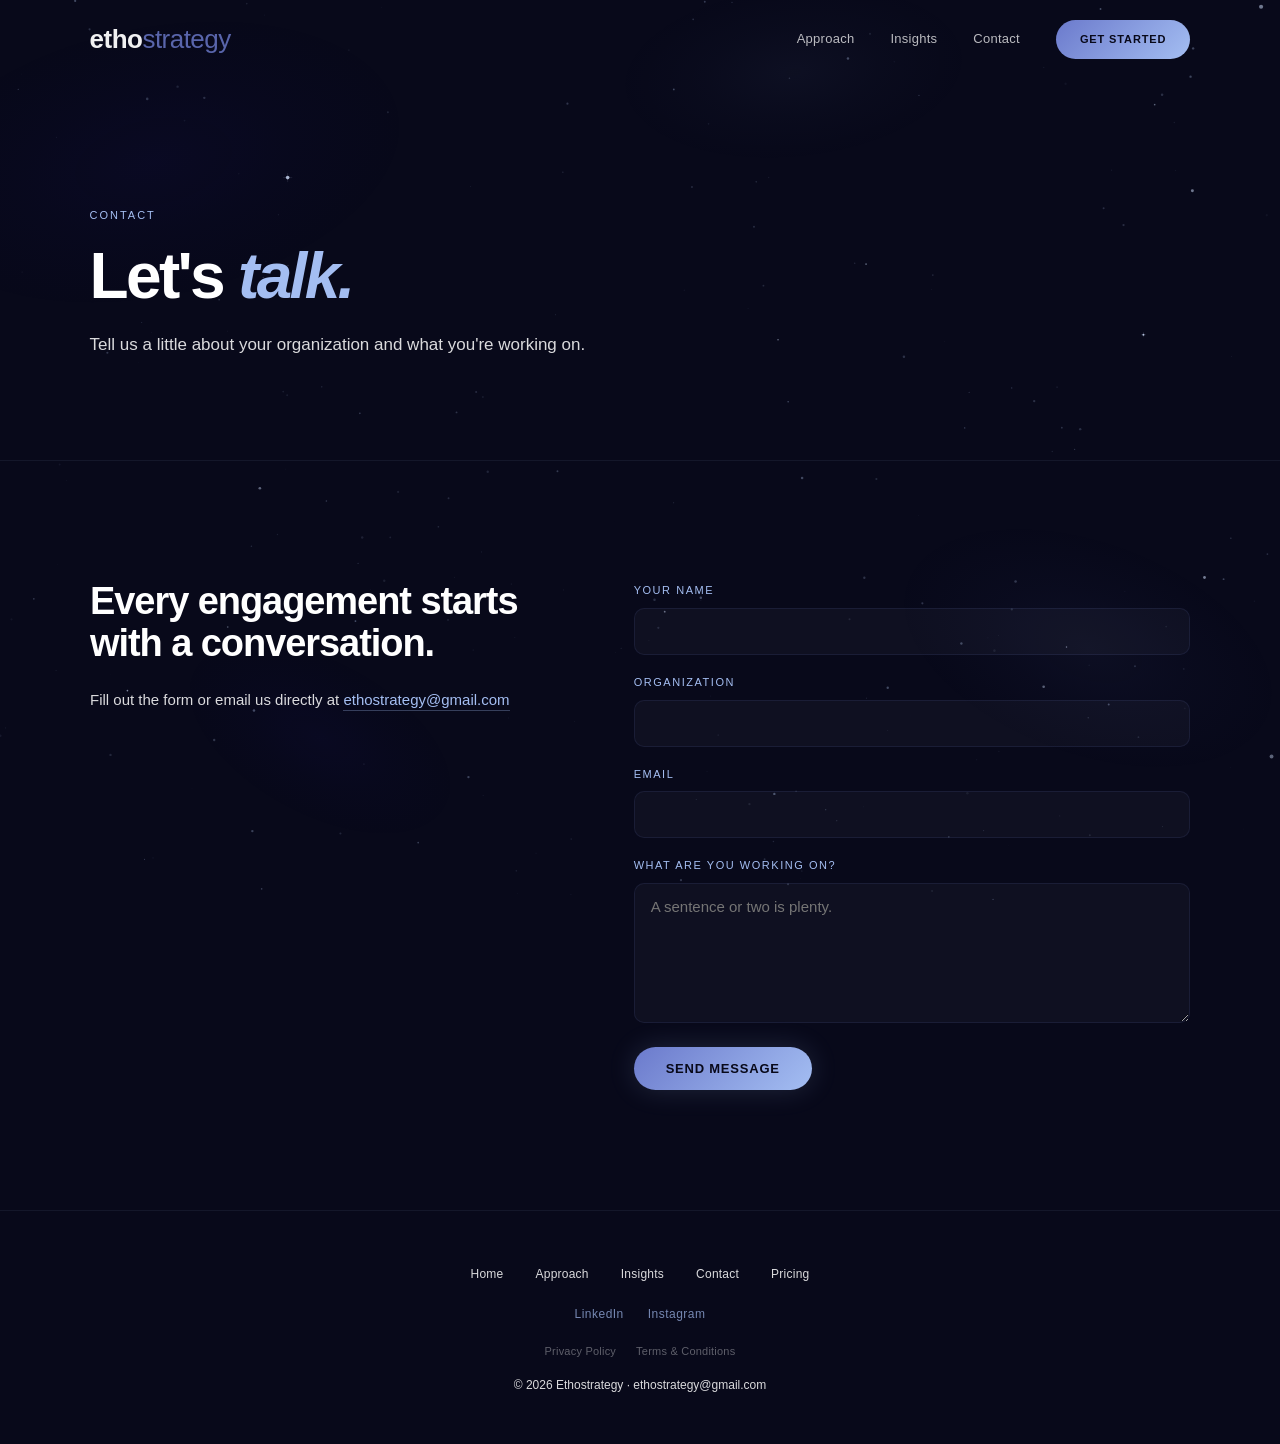
<file: contact/index.html>
<!DOCTYPE html>
<html lang="en">
<head>
  <meta charset="UTF-8" />
  <meta name="viewport" content="width=device-width, initial-scale=1.0" />
  <title>Contact — Ethostrategy</title>
  <meta name="description" content="Get in touch with Ethostrategy. Every engagement starts with a conversation. Fill out the form or email directly." />

  <link rel="icon" type="image/svg+xml" href="/assets/brand/favicon.svg" />

  <meta property="og:type" content="website" />
  <meta property="og:site_name" content="Ethostrategy" />
  <meta property="og:title" content="Contact — Ethostrategy" />
  <meta property="og:description" content="Get in touch with Ethostrategy. Every engagement starts with a conversation. Fill out the form or email directly." />
  <meta property="og:url" content="https://ethostrategy.co/contact/" />
  <meta property="og:image" content="https://ethostrategy.co/assets/brand/og-image.png" />
  <meta property="og:image:width" content="1200" />
  <meta property="og:image:height" content="630" />
  <meta name="twitter:card" content="summary_large_image" />
  <meta name="twitter:title" content="Contact — Ethostrategy" />
  <meta name="twitter:description" content="Get in touch with Ethostrategy. Every engagement starts with a conversation. Fill out the form or email directly." />
  <meta name="twitter:image" content="https://ethostrategy.co/assets/brand/og-image.png" />

  <link rel="preconnect" href="https://api.fontshare.com" crossorigin />
  <link rel="stylesheet" href="https://api.fontshare.com/v2/css?f[]=satoshi@300,400,500,700,800&display=swap" />
  <link rel="stylesheet" href="/assets/css/style.css" />
</head>
<body>
  <a class="skip-link" href="#main">Skip to content</a>
  <canvas id="skyCanvas" aria-hidden="true"></canvas>

  <nav class="nav">
    <a href="/" class="nav-brand" aria-label="Ethostrategy home">
      <span class="nav-wordmark"><span class="etho">etho</span><span class="strategy">strategy</span></span>
    </a>
    <div class="nav-links">
      <a href="/our-work/">Approach</a>
      <a href="/insights/">Insights</a>
      <a href="/contact/">Contact</a>
    </div>
    <a href="/pricing/" class="btn-cta">GET STARTED</a>
  </nav>

  <main id="main">
    <section class="page-intro">
      <div class="page-intro-inner">
        <span class="eyebrow">Contact</span>
        <h1>Let's <em>talk.</em></h1>
        <p>Tell us a little about your organization and what you're working on.</p>
      </div>
    </section>

    <section class="section bordered">
      <div class="section-inner">
        <div class="contact-wrap">
          <div class="contact-info">
            <h2>Every engagement starts with a conversation.</h2>
            <p>Fill out the form or email us directly at <a class="email" href="mailto:ethostrategy@gmail.com">ethostrategy@gmail.com</a></p>
          </div>

          <form id="contact-form" name="contact" method="POST" data-netlify="true" netlify-honeypot="bot-field" action="/contact/?success=true">
            <input type="hidden" name="form-name" value="contact" />
            <p style="display:none;"><label>Don't fill this out: <input name="bot-field" /></label></p>

            <div class="field">
              <label for="name">Your Name</label>
              <input type="text" id="name" name="name" required />
            </div>

            <div class="field">
              <label for="org">Organization</label>
              <input type="text" id="org" name="org" />
            </div>

            <div class="field">
              <label for="email">Email</label>
              <input type="email" id="email" name="email" required />
            </div>

            <div class="field">
              <label for="message">What are you working on?</label>
              <textarea id="message" name="message" required placeholder="A sentence or two is plenty."></textarea>
            </div>

            <button type="submit" class="btn-primary">SEND MESSAGE</button>
          </form>

          <div id="contact-success" class="form-success" role="status" aria-live="polite">
            <h3>Message received.</h3>
            <p>Thanks for reaching out — Madhuri reads every message personally. Here's what happens next:</p>
            <ol>
              <li>We'll review your message within two business days.</li>
              <li>If there's a fit, we'll reply with a link to book a 30-minute intro call — no pitch deck, no pressure.</li>
              <li>If we're not the right team for what you need, we'll say so directly and try to point you somewhere better.</li>
            </ol>
            <a href="/" class="btn-ghost">← Back to home</a>
          </div>
        </div>
      </div>
    </section>
  </main>

  <footer>
    <ul class="footer-nav">
      <li><a href="/">Home</a></li>
      <li><a href="/our-work/">Approach</a></li>
      <li><a href="/insights/">Insights</a></li>
      <li><a href="/contact/">Contact</a></li>
      <li><a href="/pricing/">Pricing</a></li>
    </ul>
    <div class="footer-social">
      <a href="https://www.linkedin.com/company/ethostrategy" target="_blank" rel="noopener">LinkedIn</a>
      <a href="https://www.instagram.com/ethostrategy/" target="_blank" rel="noopener">Instagram</a>
    </div>
    <div class="footer-legal">
      <a href="/privacy/">Privacy Policy</a>
      <a href="/terms/">Terms & Conditions</a>
    </div>
    <p>© 2026 Ethostrategy · ethostrategy@gmail.com</p>
  </footer>

  <script src="/assets/js/stars.js"></script>
  <script src="/assets/js/main.js"></script>
  <script>
    // Swap form → success message when Netlify redirects here with ?success=true
    (function () {
      var params = new URLSearchParams(window.location.search);
      if (params.get('success') === 'true') {
        var form = document.getElementById('contact-form');
        var success = document.getElementById('contact-success');
        if (form && success) {
          form.style.display = 'none';
          success.classList.add('visible');
          // Focus success state for screen readers
          success.setAttribute('tabindex', '-1');
          success.focus({ preventScroll: false });
          success.scrollIntoView({ behavior: 'smooth', block: 'start' });
        }
      }
    })();
  </script>
</body>
</html>
</file>
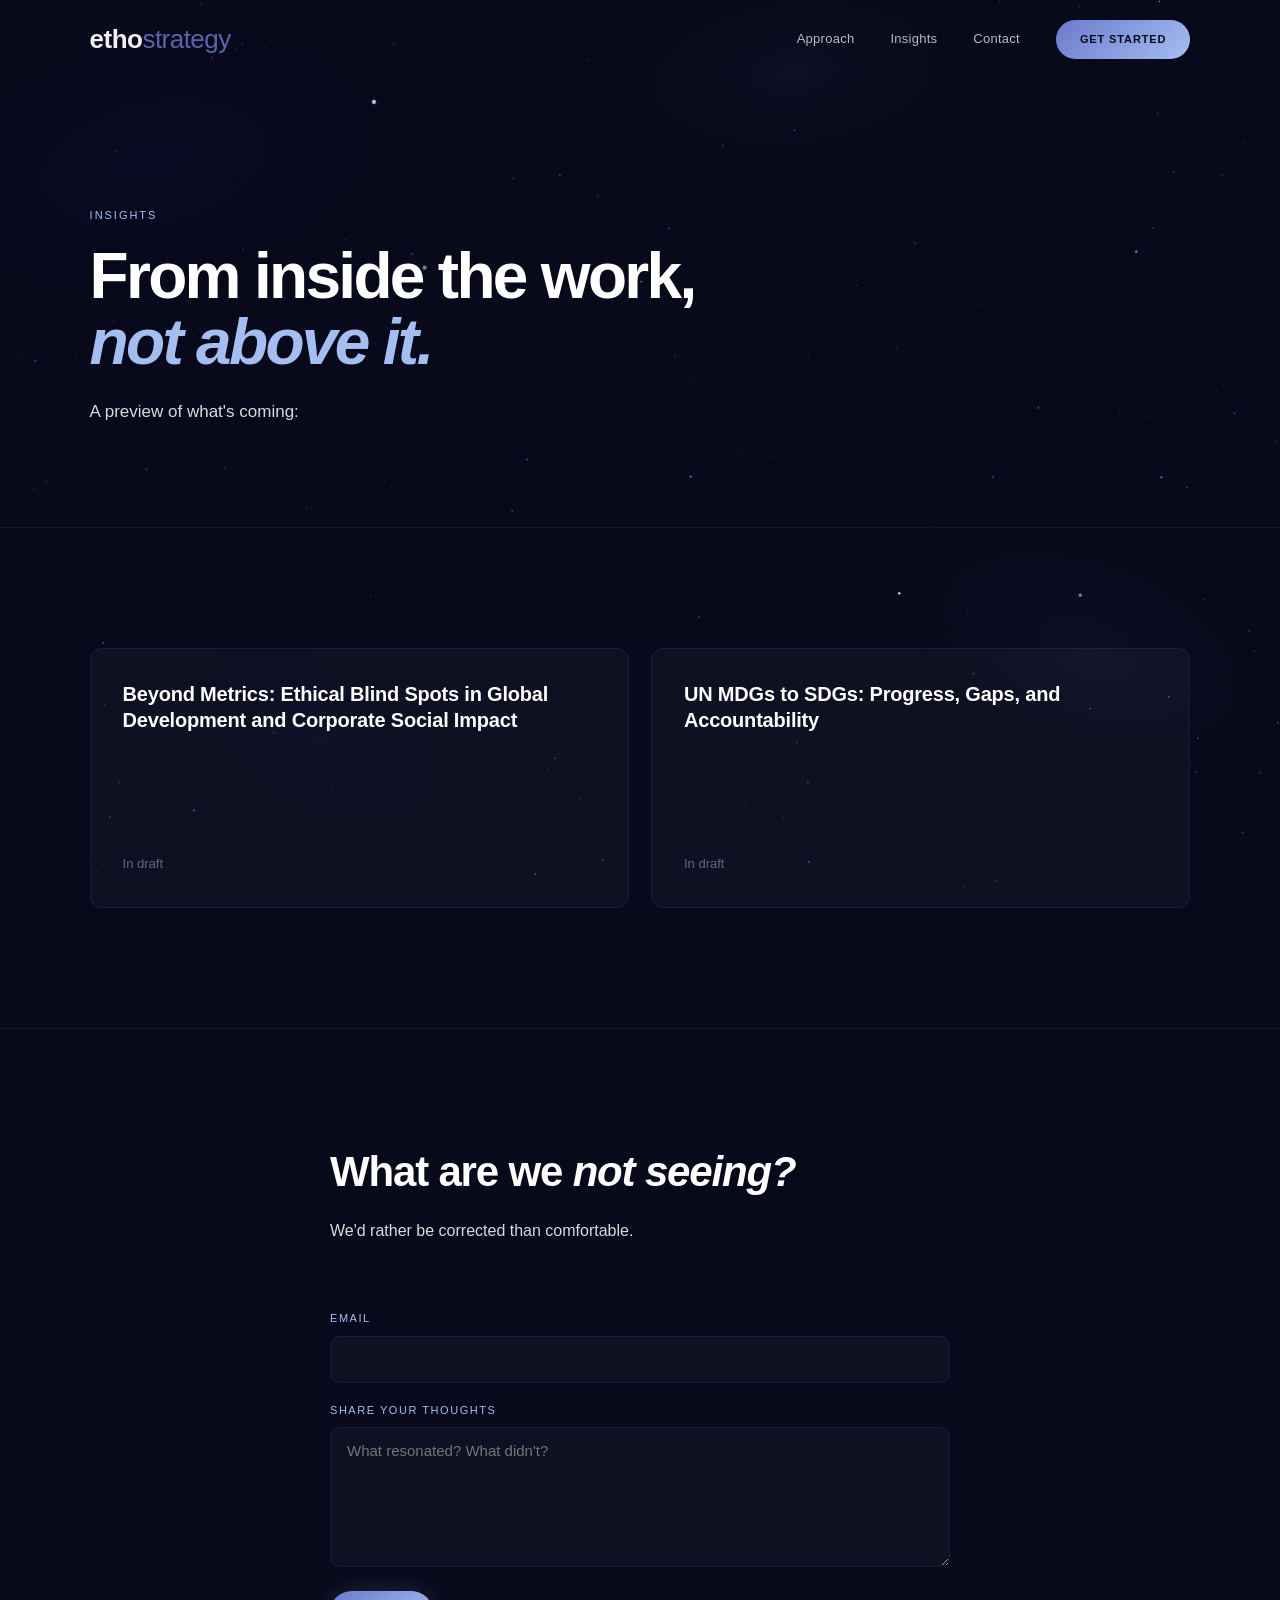
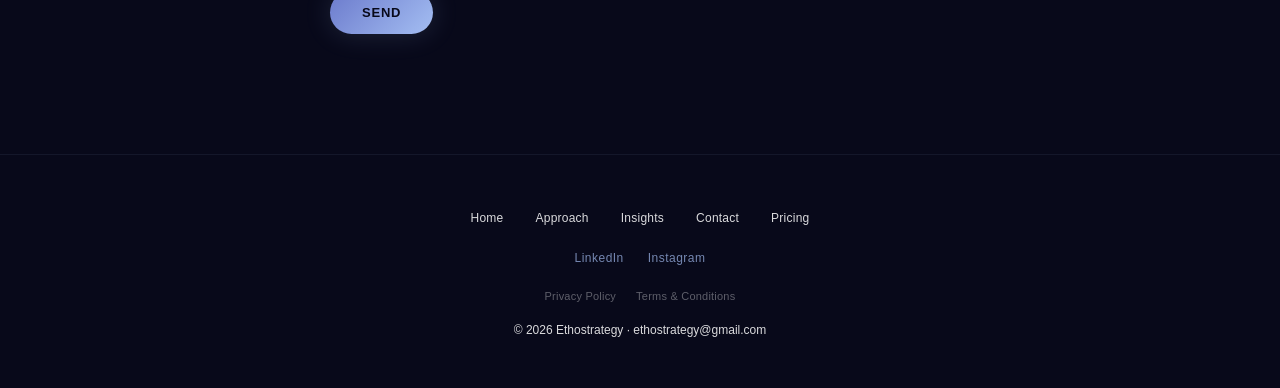
<file: insights/index.html>
<!DOCTYPE html>
<html lang="en">
<head>
  <meta charset="UTF-8" />
  <meta name="viewport" content="width=device-width, initial-scale=1.0" />
  <title>Insights — Ethostrategy</title>
  <meta name="description" content="Thought leadership from inside the work. Field notes on ethical strategy — not sales content." />

  <link rel="icon" type="image/svg+xml" href="/assets/brand/favicon.svg" />

  <meta property="og:type" content="website" />
  <meta property="og:site_name" content="Ethostrategy" />
  <meta property="og:title" content="Insights — Ethostrategy" />
  <meta property="og:description" content="Thought leadership from inside the work. Field notes on ethical strategy — not sales content." />
  <meta property="og:url" content="https://ethostrategy.co/insights/" />
  <meta property="og:image" content="https://ethostrategy.co/assets/brand/og-image.png" />
  <meta property="og:image:width" content="1200" />
  <meta property="og:image:height" content="630" />
  <meta name="twitter:card" content="summary_large_image" />
  <meta name="twitter:title" content="Insights — Ethostrategy" />
  <meta name="twitter:description" content="Thought leadership from inside the work. Field notes on ethical strategy — not sales content." />
  <meta name="twitter:image" content="https://ethostrategy.co/assets/brand/og-image.png" />

  <link rel="preconnect" href="https://api.fontshare.com" crossorigin />
  <link rel="stylesheet" href="https://api.fontshare.com/v2/css?f[]=satoshi@300,400,500,700,800&display=swap" />
  <link rel="stylesheet" href="/assets/css/style.css" />
</head>
<body>
  <a class="skip-link" href="#main">Skip to content</a>
  <canvas id="skyCanvas" aria-hidden="true"></canvas>

  <nav class="nav">
    <a href="/" class="nav-brand" aria-label="Ethostrategy home">
      <span class="nav-wordmark"><span class="etho">etho</span><span class="strategy">strategy</span></span>
    </a>
    <div class="nav-links">
      <a href="/our-work/">Approach</a>
      <a href="/insights/">Insights</a>
      <a href="/contact/">Contact</a>
    </div>
    <a href="/pricing/" class="btn-cta">GET STARTED</a>
  </nav>

  <main id="main">
    <section class="page-intro">
      <div class="page-intro-inner">
        <span class="eyebrow">Insights</span>
        <h1>From inside the work,<br/><em>not above it.</em></h1>
        <p>A preview of what's coming:</p>
      </div>
    </section>

    <section class="section bordered">
      <div class="section-inner">
        <div class="card-grid grid-2">
          <div class="card post-card" style="cursor:default;">
            <div>
              <h3>Beyond Metrics: Ethical Blind Spots in Global Development and Corporate Social Impact</h3>
            </div>
            <span class="read-more" style="opacity:0.5;">In draft</span>
          </div>

          <div class="card post-card" style="cursor:default;">
            <div>
              <h3>UN MDGs to SDGs: Progress, Gaps, and Accountability</h3>
            </div>
            <span class="read-more" style="opacity:0.5;">In draft</span>
          </div>
        </div>
      </div>
    </section>

    <section class="section bordered">
      <div class="section-inner" style="max-width:620px; margin:0 auto;">
        <h2 class="section-title">What are we <em>not seeing?</em></h2>
        <p class="section-lede">We'd rather be corrected than comfortable.</p>

        <form name="insights-feedback" method="POST" data-netlify="true" netlify-honeypot="bot-field" action="/insights/?thanks=true" style="margin-top:40px;">
          <input type="hidden" name="form-name" value="insights-feedback" />
          <p style="display:none;"><label>Don't fill this out: <input name="bot-field" /></label></p>

          <div class="field">
            <label for="feedback-email">Email</label>
            <input type="email" id="feedback-email" name="email" required />
          </div>

          <div class="field">
            <label for="feedback-thoughts">Share your thoughts</label>
            <textarea id="feedback-thoughts" name="thoughts" required placeholder="What resonated? What didn't?"></textarea>
          </div>

          <button type="submit" class="btn-primary">SEND</button>
        </form>

        <div id="feedback-success" class="form-success" role="status" aria-live="polite">
          <h3>Received.</h3>
          <p>This is how our work gets better.</p>
          <a href="/insights/" class="btn-ghost">← Back to Insights</a>
        </div>
      </div>
    </section>
  </main>

  <footer>
    <ul class="footer-nav">
      <li><a href="/">Home</a></li>
      <li><a href="/our-work/">Approach</a></li>
      <li><a href="/insights/">Insights</a></li>
      <li><a href="/contact/">Contact</a></li>
      <li><a href="/pricing/">Pricing</a></li>
    </ul>
    <div class="footer-social">
      <a href="https://www.linkedin.com/company/ethostrategy" target="_blank" rel="noopener">LinkedIn</a>
      <a href="https://www.instagram.com/ethostrategy/" target="_blank" rel="noopener">Instagram</a>
    </div>
    <div class="footer-legal">
      <a href="/privacy/">Privacy Policy</a>
      <a href="/terms/">Terms & Conditions</a>
    </div>
    <p>© 2026 Ethostrategy · ethostrategy@gmail.com</p>
  </footer>

  <script src="/assets/js/stars.js"></script>
  <script src="/assets/js/main.js"></script>
  <script>
    (function () {
      var params = new URLSearchParams(window.location.search);
      if (params.get('thanks') === 'true') {
        var form = document.querySelector('[name="insights-feedback"]');
        var success = document.getElementById('feedback-success');
        if (form && success) {
          form.style.display = 'none';
          success.classList.add('visible');
          success.setAttribute('tabindex', '-1');
          success.focus({ preventScroll: false });
          success.scrollIntoView({ behavior: 'smooth', block: 'start' });
        }
      }
    })();
  </script>
</body>
</html>
</file>
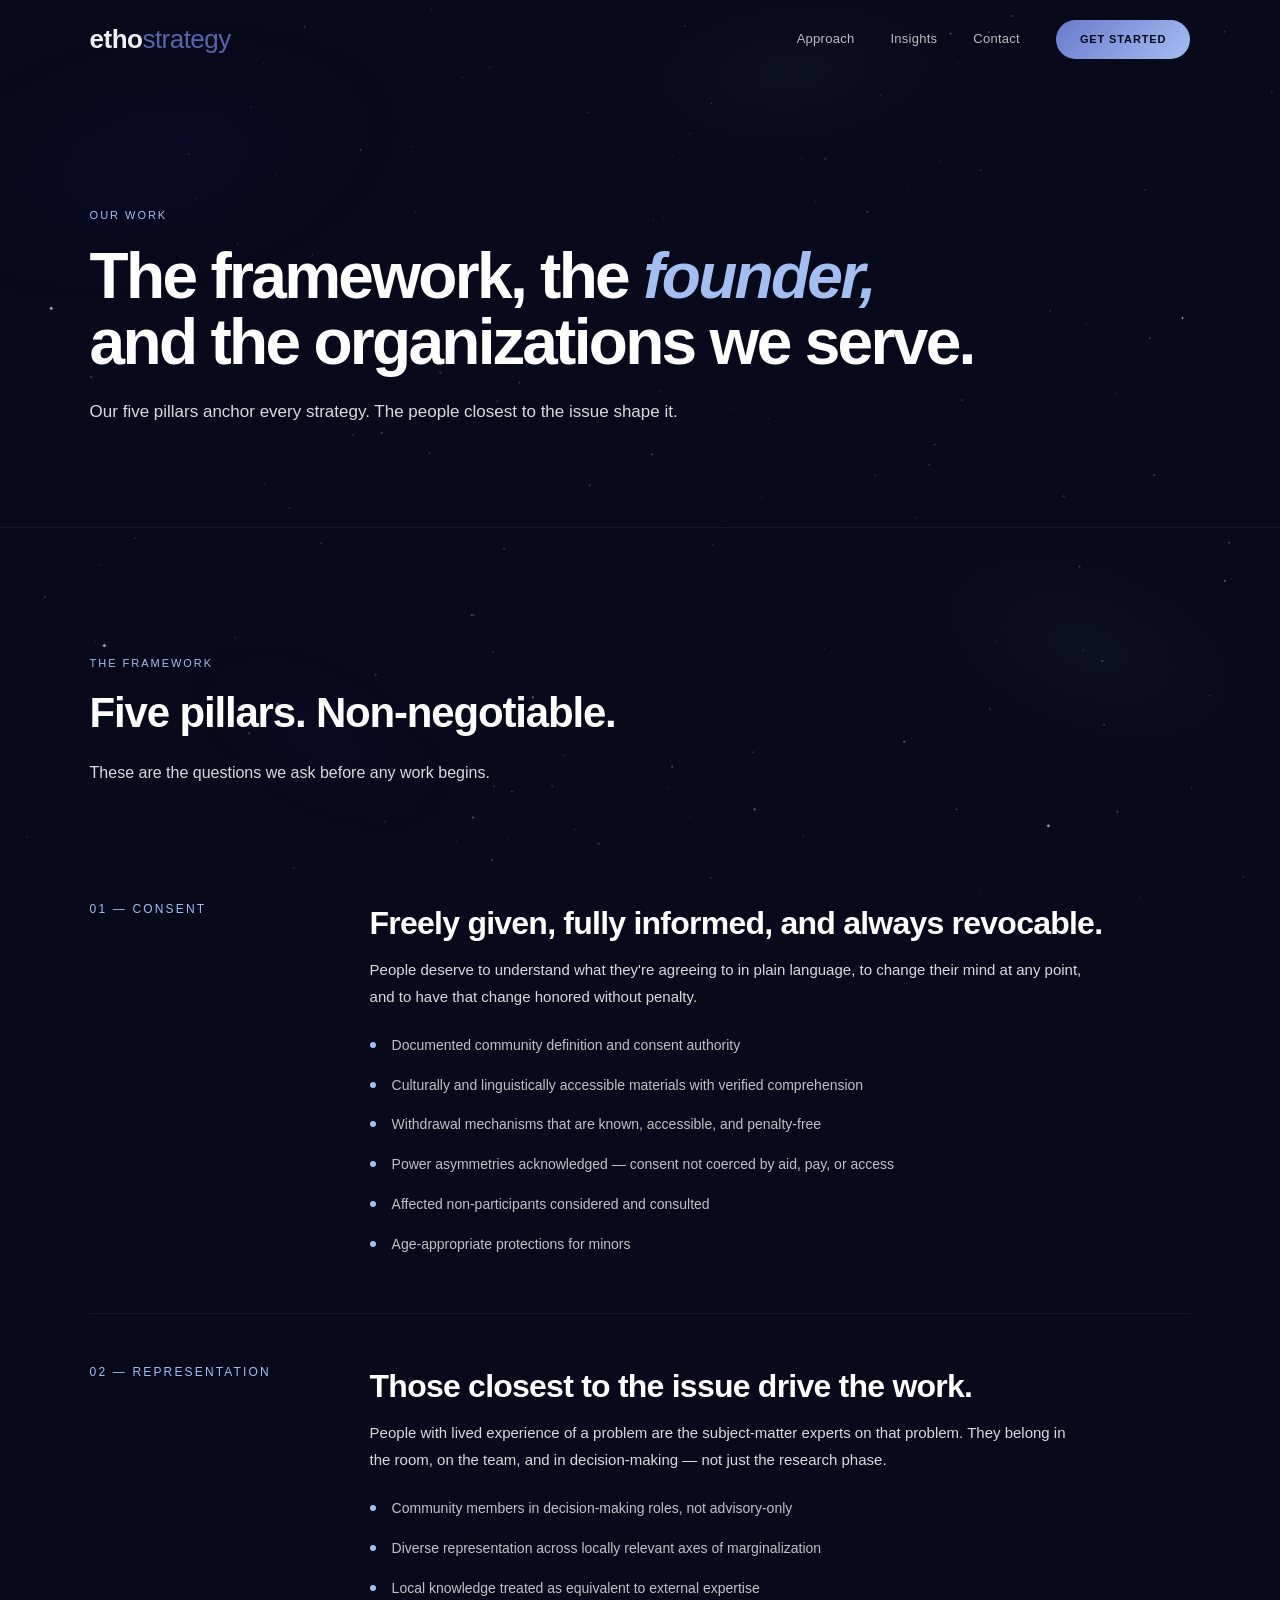
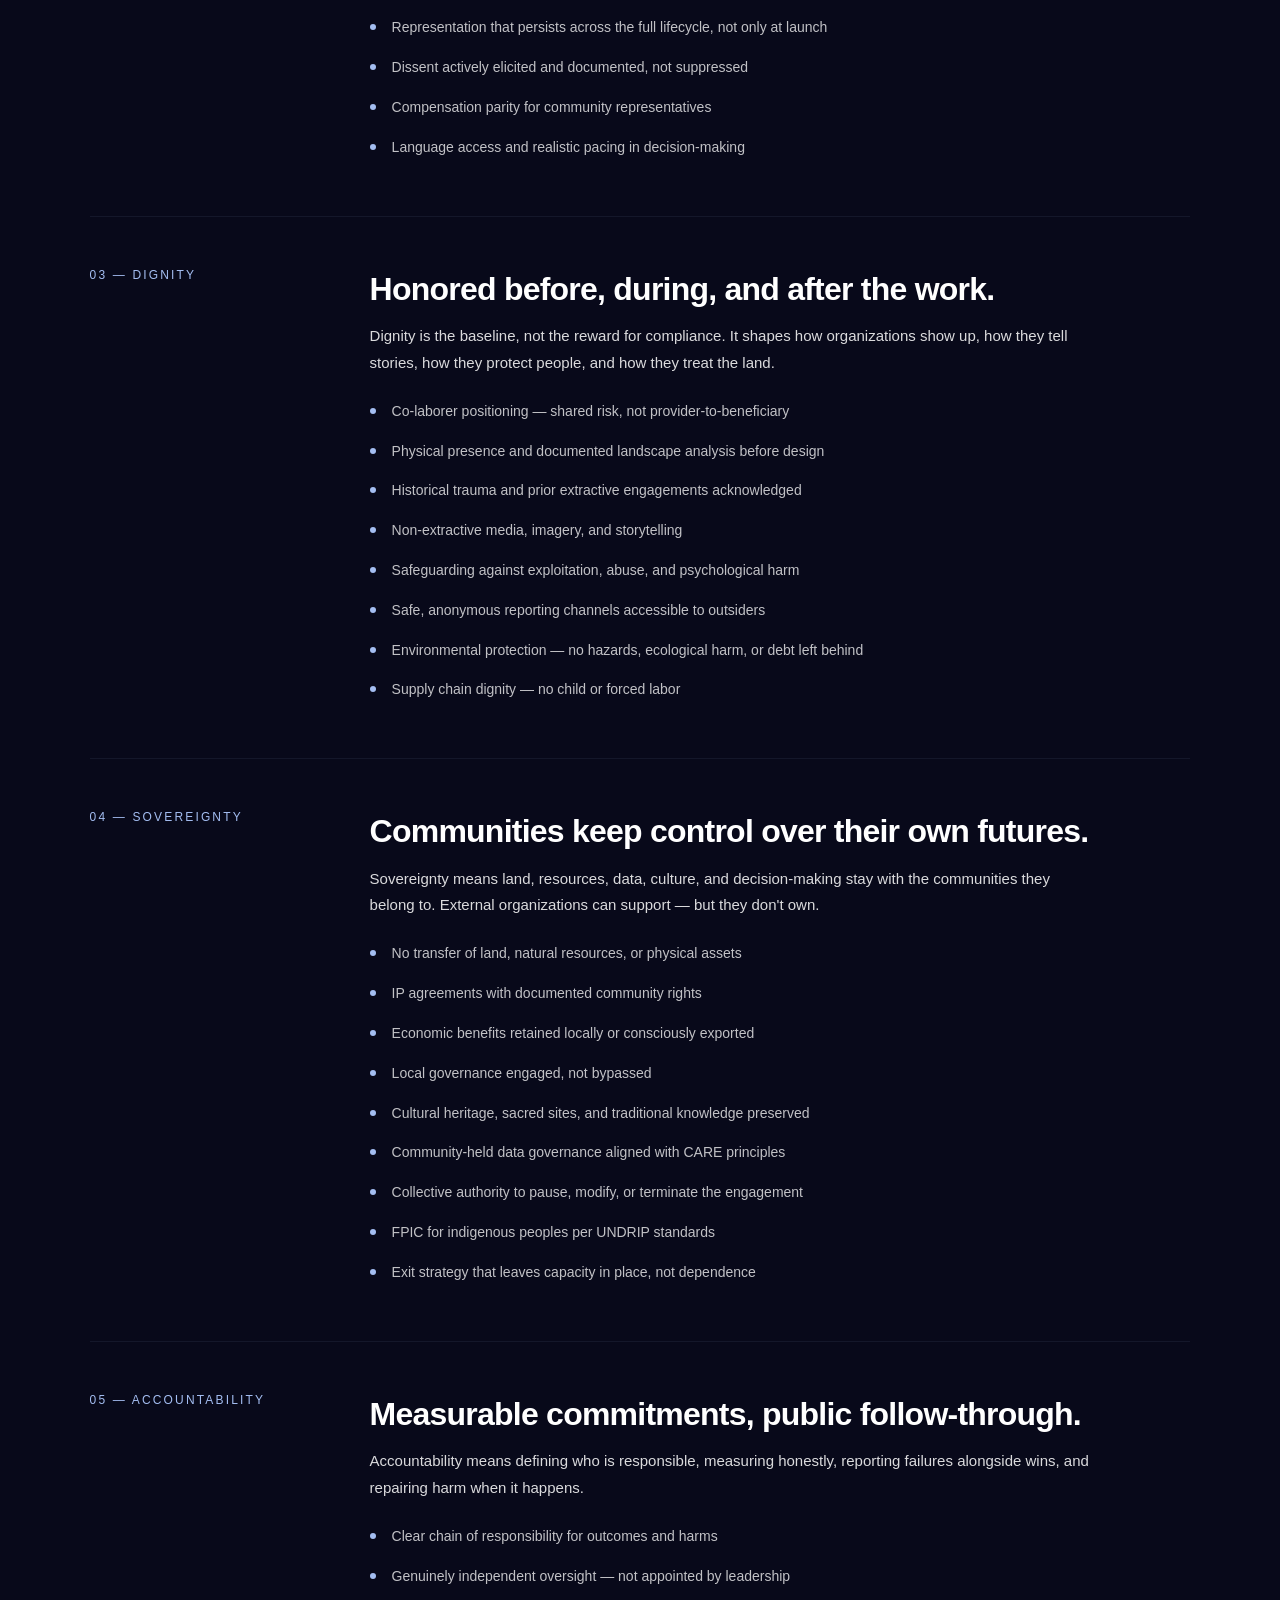
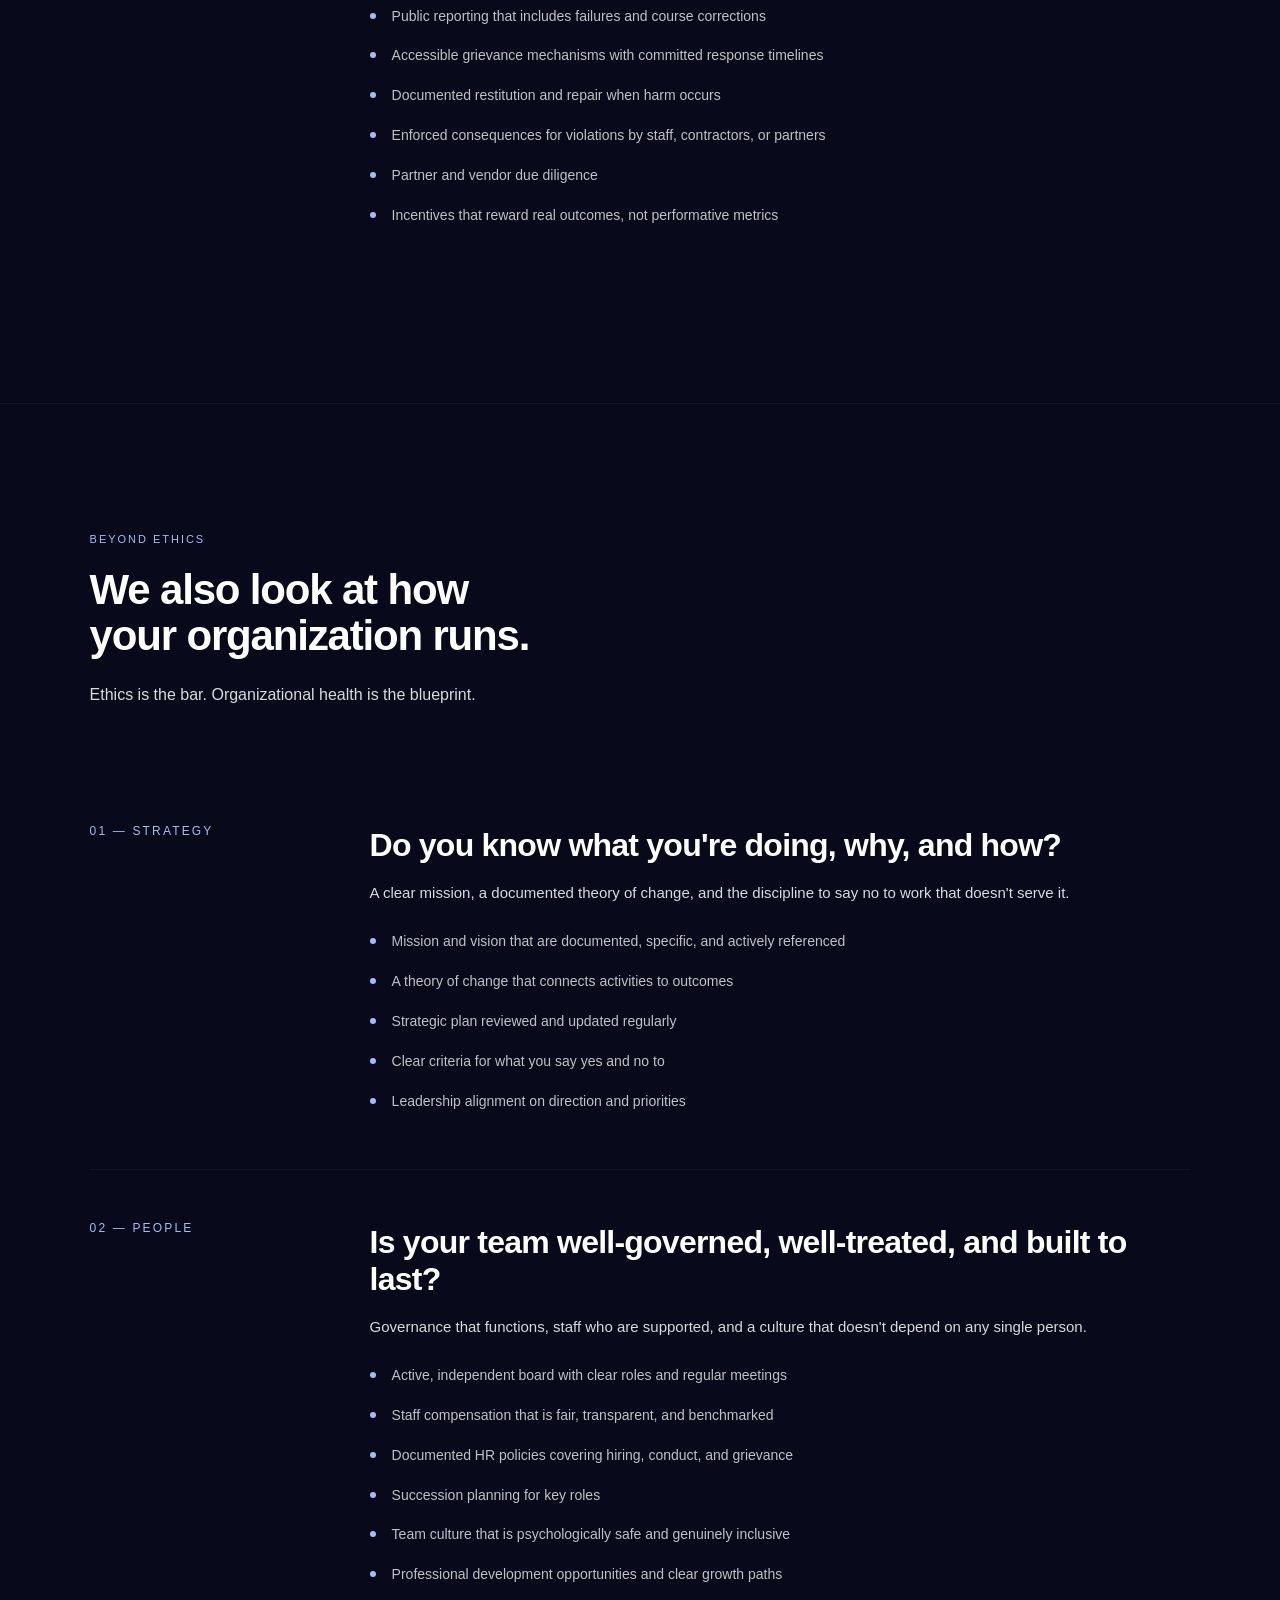
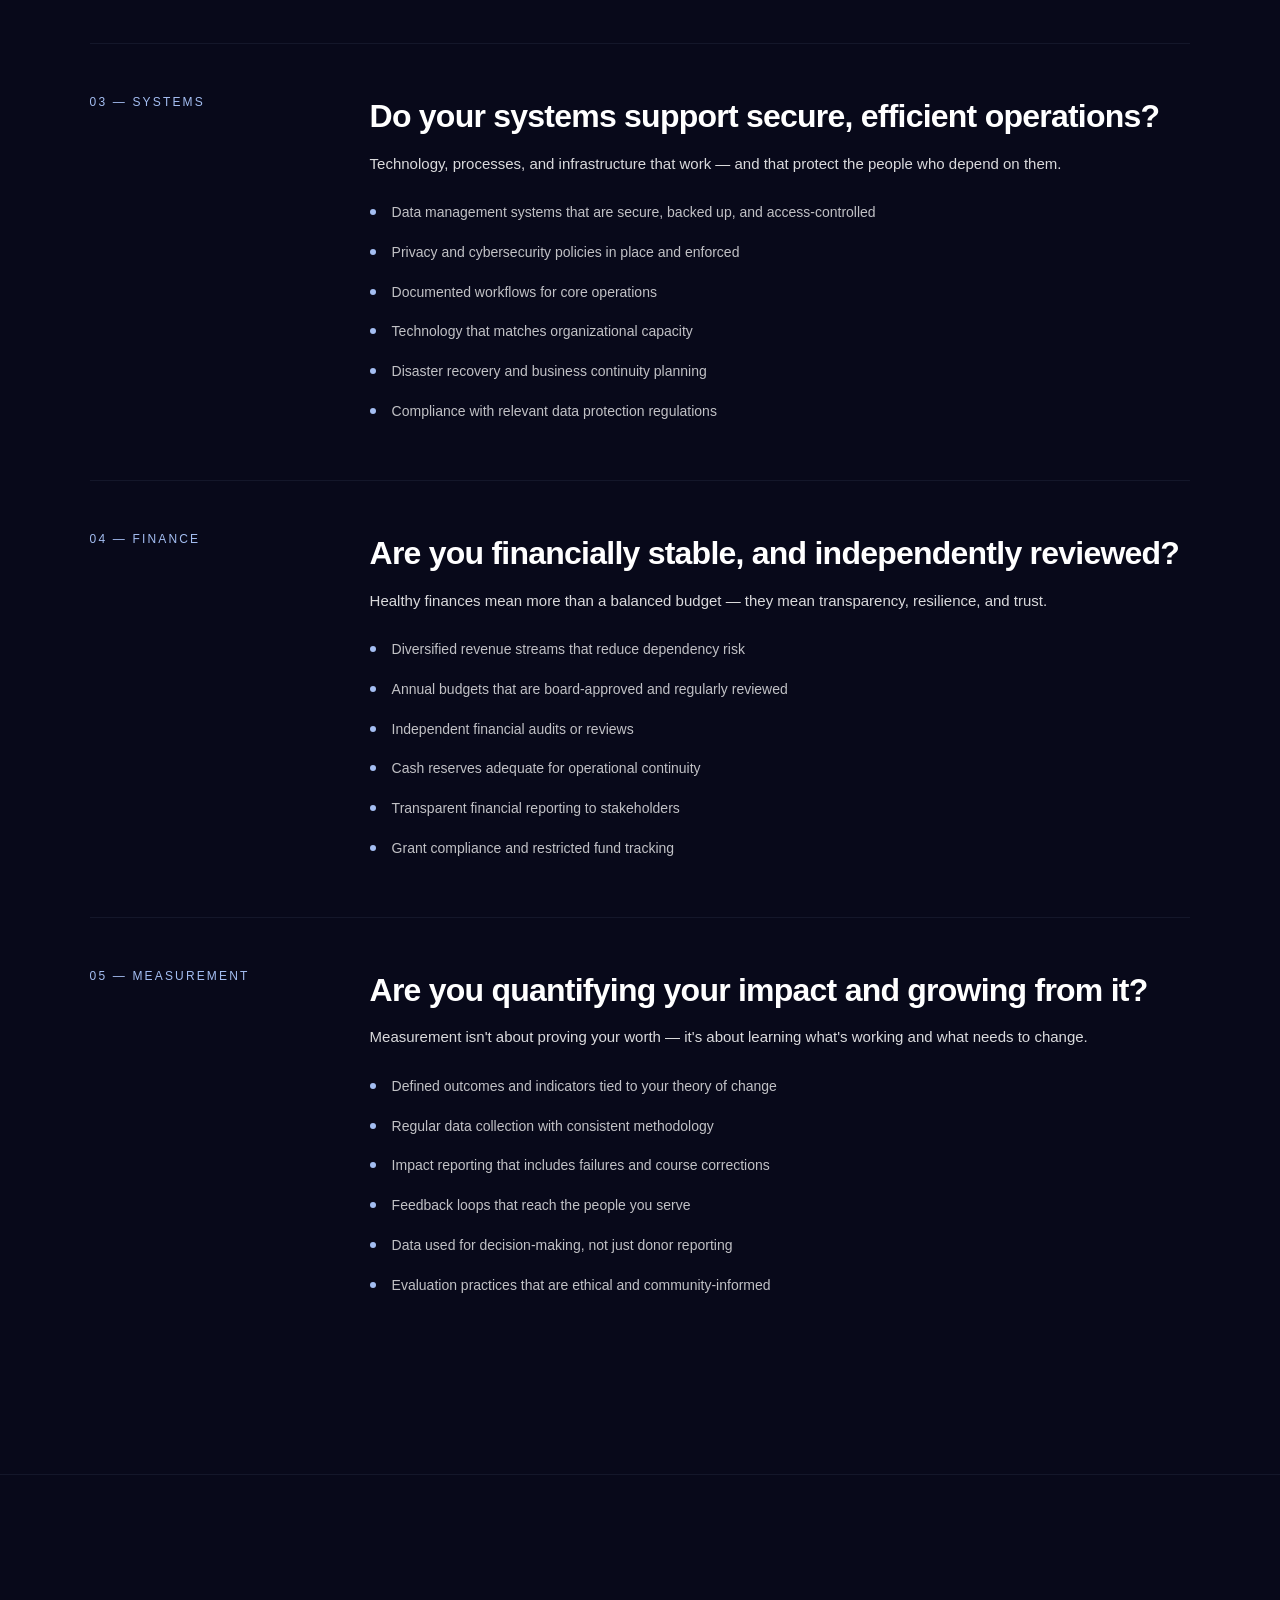
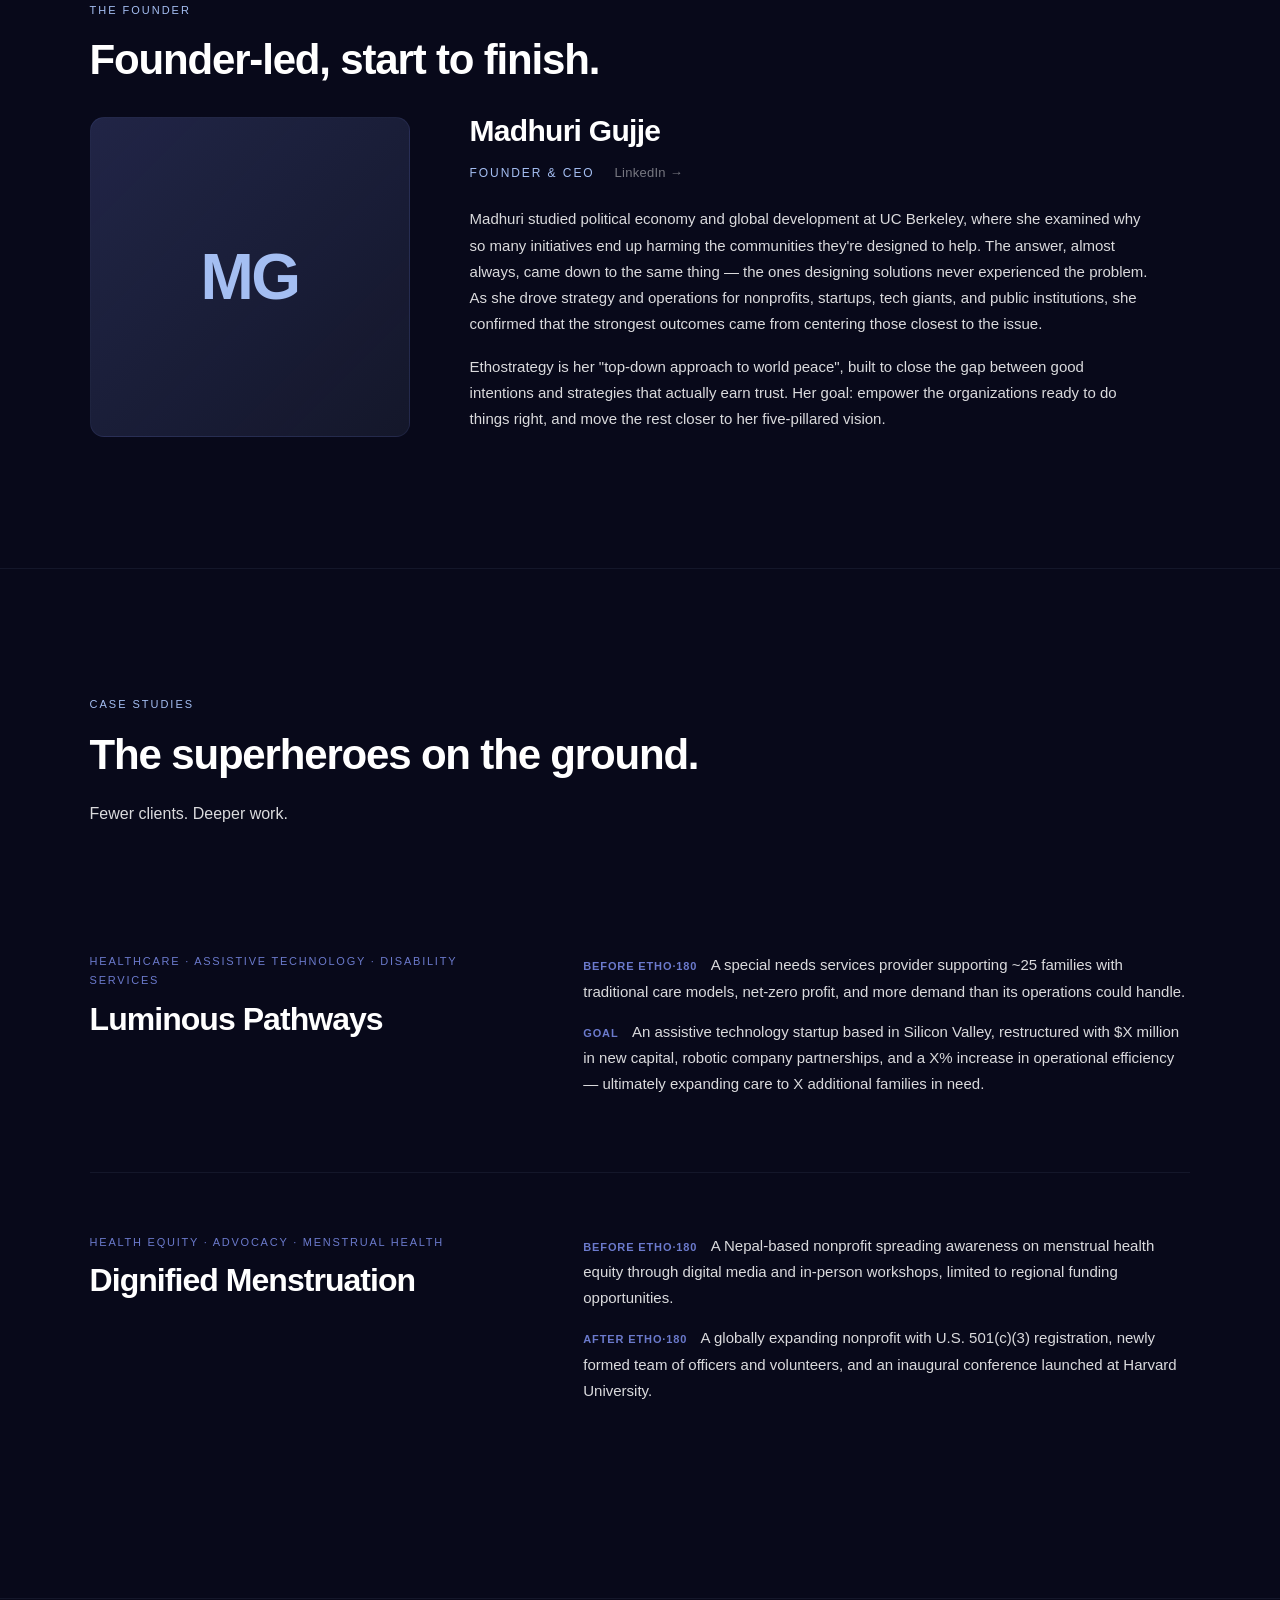
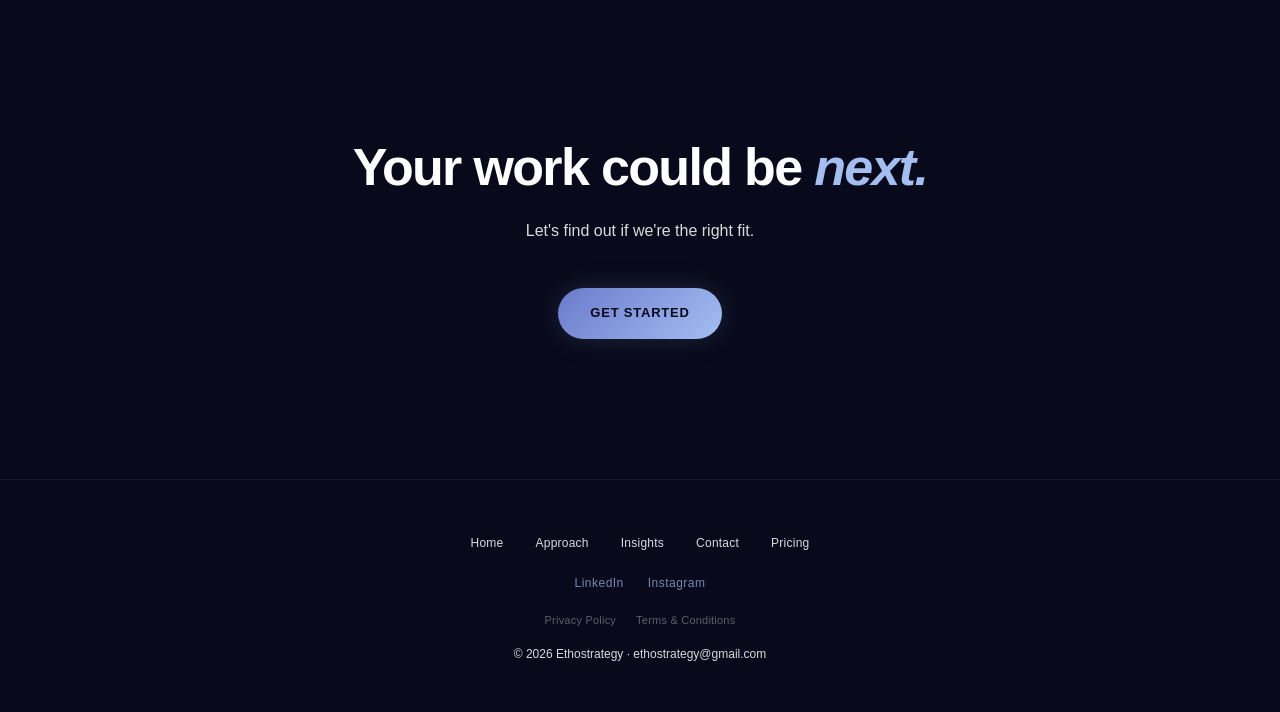
<file: our-work/index.html>
<!DOCTYPE html>
<html lang="en">
<head>
  <meta charset="UTF-8" />
  <meta name="viewport" content="width=device-width, initial-scale=1.0" />
  <title>Approach — Ethostrategy</title>
  <meta name="description" content="The five-pillar framework, Beyond Ethics org health assessment, founder bio, and case studies from the field." />

  <link rel="icon" type="image/svg+xml" href="/assets/brand/favicon.svg" />

  <meta property="og:type" content="website" />
  <meta property="og:site_name" content="Ethostrategy" />
  <meta property="og:title" content="Approach — Ethostrategy" />
  <meta property="og:description" content="The five-pillar framework, Beyond Ethics org health assessment, founder bio, and case studies from the field." />
  <meta property="og:url" content="https://ethostrategy.co/our-work/" />
  <meta property="og:image" content="https://ethostrategy.co/assets/brand/og-image.png" />
  <meta property="og:image:width" content="1200" />
  <meta property="og:image:height" content="630" />
  <meta name="twitter:card" content="summary_large_image" />
  <meta name="twitter:title" content="Approach — Ethostrategy" />
  <meta name="twitter:description" content="The five-pillar framework, Beyond Ethics org health assessment, founder bio, and case studies from the field." />
  <meta name="twitter:image" content="https://ethostrategy.co/assets/brand/og-image.png" />

  <link rel="preconnect" href="https://api.fontshare.com" crossorigin />
  <link rel="stylesheet" href="https://api.fontshare.com/v2/css?f[]=satoshi@300,400,500,700,800&display=swap" />
  <link rel="stylesheet" href="/assets/css/style.css" />
</head>
<body>
  <a class="skip-link" href="#main">Skip to content</a>
  <canvas id="skyCanvas" aria-hidden="true"></canvas>

  <nav class="nav">
    <a href="/" class="nav-brand" aria-label="Ethostrategy home">
      <span class="nav-wordmark"><span class="etho">etho</span><span class="strategy">strategy</span></span>
    </a>
    <div class="nav-links">
      <a href="/our-work/">Approach</a>
      <a href="/insights/">Insights</a>
      <a href="/contact/">Contact</a>
    </div>
    <a href="/pricing/" class="btn-cta">GET STARTED</a>
  </nav>

  <main id="main">
    <section class="page-intro">
      <div class="page-intro-inner">
        <span class="eyebrow">Our Work</span>
        <h1>The framework, the <em>founder,</em><br/>and the organizations we serve.</h1>
        <p>Our five pillars anchor every strategy. The people closest to the issue shape it.</p>
      </div>
    </section>

    <!-- FRAMEWORK DETAIL -->
    <section class="section bordered">
      <div class="section-inner">
        <span class="eyebrow">The Framework</span>
        <h2 class="section-title">Five pillars. Non-negotiable.</h2>
        <p class="section-lede">These are the questions we ask before any work begins.</p>

        <div class="framework-pillar">
          <div class="pill-num">01 — CONSENT</div>
          <div>
            <h3>Freely given, fully informed, and always revocable.</h3>
            <p>People deserve to understand what they're agreeing to in plain language, to change their mind at any point, and to have that change honored without penalty.</p>
            <ul>
              <li>Documented community definition and consent authority</li>
              <li>Culturally and linguistically accessible materials with verified comprehension</li>
              <li>Withdrawal mechanisms that are known, accessible, and penalty-free</li>
              <li>Power asymmetries acknowledged — consent not coerced by aid, pay, or access</li>
              <li>Affected non-participants considered and consulted</li>
              <li>Age-appropriate protections for minors</li>
            </ul>
          </div>
        </div>

        <div class="framework-pillar">
          <div class="pill-num">02 — REPRESENTATION</div>
          <div>
            <h3>Those closest to the issue drive the work.</h3>
            <p>People with lived experience of a problem are the subject-matter experts on that problem. They belong in the room, on the team, and in decision-making — not just the research phase.</p>
            <ul>
              <li>Community members in decision-making roles, not advisory-only</li>
              <li>Diverse representation across locally relevant axes of marginalization</li>
              <li>Local knowledge treated as equivalent to external expertise</li>
              <li>Representation that persists across the full lifecycle, not only at launch</li>
              <li>Dissent actively elicited and documented, not suppressed</li>
              <li>Compensation parity for community representatives</li>
              <li>Language access and realistic pacing in decision-making</li>
            </ul>
          </div>
        </div>

        <div class="framework-pillar">
          <div class="pill-num">03 — DIGNITY</div>
          <div>
            <h3>Honored before, during, and after the work.</h3>
            <p>Dignity is the baseline, not the reward for compliance. It shapes how organizations show up, how they tell stories, how they protect people, and how they treat the land.</p>
            <ul>
              <li>Co-laborer positioning — shared risk, not provider-to-beneficiary</li>
              <li>Physical presence and documented landscape analysis before design</li>
              <li>Historical trauma and prior extractive engagements acknowledged</li>
              <li>Non-extractive media, imagery, and storytelling</li>
              <li>Safeguarding against exploitation, abuse, and psychological harm</li>
              <li>Safe, anonymous reporting channels accessible to outsiders</li>
              <li>Environmental protection — no hazards, ecological harm, or debt left behind</li>
              <li>Supply chain dignity — no child or forced labor</li>
            </ul>
          </div>
        </div>

        <div class="framework-pillar">
          <div class="pill-num">04 — SOVEREIGNTY</div>
          <div>
            <h3>Communities keep control over their own futures.</h3>
            <p>Sovereignty means land, resources, data, culture, and decision-making stay with the communities they belong to. External organizations can support — but they don't own.</p>
            <ul>
              <li>No transfer of land, natural resources, or physical assets</li>
              <li>IP agreements with documented community rights</li>
              <li>Economic benefits retained locally or consciously exported</li>
              <li>Local governance engaged, not bypassed</li>
              <li>Cultural heritage, sacred sites, and traditional knowledge preserved</li>
              <li>Community-held data governance aligned with CARE principles</li>
              <li>Collective authority to pause, modify, or terminate the engagement</li>
              <li>FPIC for indigenous peoples per UNDRIP standards</li>
              <li>Exit strategy that leaves capacity in place, not dependence</li>
            </ul>
          </div>
        </div>

        <div class="framework-pillar">
          <div class="pill-num">05 — ACCOUNTABILITY</div>
          <div>
            <h3>Measurable commitments, public follow-through.</h3>
            <p>Accountability means defining who is responsible, measuring honestly, reporting failures alongside wins, and repairing harm when it happens.</p>
            <ul>
              <li>Clear chain of responsibility for outcomes and harms</li>
              <li>Genuinely independent oversight — not appointed by leadership</li>
              <li>Public reporting that includes failures and course corrections</li>
              <li>Accessible grievance mechanisms with committed response timelines</li>
              <li>Documented restitution and repair when harm occurs</li>
              <li>Enforced consequences for violations by staff, contractors, or partners</li>
              <li>Partner and vendor due diligence</li>
              <li>Incentives that reward real outcomes, not performative metrics</li>
            </ul>
          </div>
        </div>
      </div>
    </section>

    <!-- ORG HEALTH -->
    <section class="section bordered">
      <div class="section-inner">
        <span class="eyebrow">Beyond Ethics</span>
        <h2 class="section-title">We also look at how your organization runs.</h2>
        <p class="section-lede">Ethics is the bar. Organizational health is the blueprint.</p>

        <div class="framework-pillar">
          <div class="pill-num">01 — STRATEGY</div>
          <div>
            <h3>Do you know what you're doing, why, and how?</h3>
            <p>A clear mission, a documented theory of change, and the discipline to say no to work that doesn't serve it.</p>
            <ul>
              <li>Mission and vision that are documented, specific, and actively referenced</li>
              <li>A theory of change that connects activities to outcomes</li>
              <li>Strategic plan reviewed and updated regularly</li>
              <li>Clear criteria for what you say yes and no to</li>
              <li>Leadership alignment on direction and priorities</li>
            </ul>
          </div>
        </div>

        <div class="framework-pillar">
          <div class="pill-num">02 — PEOPLE</div>
          <div>
            <h3>Is your team well-governed, well-treated, and built to last?</h3>
            <p>Governance that functions, staff who are supported, and a culture that doesn't depend on any single person.</p>
            <ul>
              <li>Active, independent board with clear roles and regular meetings</li>
              <li>Staff compensation that is fair, transparent, and benchmarked</li>
              <li>Documented HR policies covering hiring, conduct, and grievance</li>
              <li>Succession planning for key roles</li>
              <li>Team culture that is psychologically safe and genuinely inclusive</li>
              <li>Professional development opportunities and clear growth paths</li>
            </ul>
          </div>
        </div>

        <div class="framework-pillar">
          <div class="pill-num">03 — SYSTEMS</div>
          <div>
            <h3>Do your systems support secure, efficient operations?</h3>
            <p>Technology, processes, and infrastructure that work — and that protect the people who depend on them.</p>
            <ul>
              <li>Data management systems that are secure, backed up, and access-controlled</li>
              <li>Privacy and cybersecurity policies in place and enforced</li>
              <li>Documented workflows for core operations</li>
              <li>Technology that matches organizational capacity</li>
              <li>Disaster recovery and business continuity planning</li>
              <li>Compliance with relevant data protection regulations</li>
            </ul>
          </div>
        </div>

        <div class="framework-pillar">
          <div class="pill-num">04 — FINANCE</div>
          <div>
            <h3>Are you financially stable, and independently reviewed?</h3>
            <p>Healthy finances mean more than a balanced budget — they mean transparency, resilience, and trust.</p>
            <ul>
              <li>Diversified revenue streams that reduce dependency risk</li>
              <li>Annual budgets that are board-approved and regularly reviewed</li>
              <li>Independent financial audits or reviews</li>
              <li>Cash reserves adequate for operational continuity</li>
              <li>Transparent financial reporting to stakeholders</li>
              <li>Grant compliance and restricted fund tracking</li>
            </ul>
          </div>
        </div>

        <div class="framework-pillar">
          <div class="pill-num">05 — MEASUREMENT</div>
          <div>
            <h3>Are you quantifying your impact and growing from it?</h3>
            <p>Measurement isn't about proving your worth — it's about learning what's working and what needs to change.</p>
            <ul>
              <li>Defined outcomes and indicators tied to your theory of change</li>
              <li>Regular data collection with consistent methodology</li>
              <li>Impact reporting that includes failures and course corrections</li>
              <li>Feedback loops that reach the people you serve</li>
              <li>Data used for decision-making, not just donor reporting</li>
              <li>Evaluation practices that are ethical and community-informed</li>
            </ul>
          </div>
        </div>
      </div>
    </section>

    <!-- FOUNDER BIO -->
    <section class="section bordered">
      <div class="section-inner">
        <span class="eyebrow">The Founder</span>
        <h2 class="section-title">Founder-led, start to finish.</h2>

        <div class="founder-row">
          <div class="founder-photo">MG</div>
          <div>
            <h3>Madhuri Gujje</h3>
            <div class="founder-meta">
              <span class="title">Founder &amp; CEO</span>
              <a href="https://www.linkedin.com/in/madhurigujje/" target="_blank" rel="noopener" class="btn-text" style="margin-left:0;">LinkedIn →</a>
            </div>
            <p>Madhuri studied political economy and global development at UC Berkeley, where she examined why so many initiatives end up harming the communities they're designed to help. The answer, almost always, came down to the same thing — the ones designing solutions never experienced the problem. As she drove strategy and operations for nonprofits, startups, tech giants, and public institutions, she confirmed that the strongest outcomes came from centering those closest to the issue.</p>
            <p>Ethostrategy is her "top-down approach to world peace", built to close the gap between good intentions and strategies that actually earn trust. Her goal: empower the organizations ready to do things right, and move the rest closer to her five-pillared vision.</p>
          </div>
        </div>
      </div>
    </section>

    <!-- CASE STUDIES INDEX -->
    <section class="section bordered">
      <div class="section-inner">
        <span class="eyebrow">Case Studies</span>
        <h2 class="section-title">The superheroes on the ground.</h2>
        <p class="section-lede">Fewer clients. Deeper work.</p>

        <div class="client-row">
          <div>
            <div class="client-tag">Healthcare · Assistive Technology · Disability Services</div>
            <h3>Luminous Pathways</h3>
          </div>
          <div>
            <div class="client-phase"><span class="phase-label">Before Etho·180</span> A special needs services provider supporting ~25 families with traditional care models, net-zero profit, and more demand than its operations could handle.</div>
            <div class="client-phase"><span class="phase-label">Goal</span> An assistive technology startup based in Silicon Valley, restructured with $X million in new capital, robotic company partnerships, and a X% increase in operational efficiency — ultimately expanding care to X additional families in need.</div>
            <!-- <a href="/our-work/luminous-pathways/" class="btn-text" style="margin-left:0;">Read case study →</a> -->
          </div>
        </div>

        <div class="client-row">
          <div>
            <div class="client-tag">Health Equity · Advocacy · Menstrual Health</div>
            <h3>Dignified Menstruation</h3>
          </div>
          <div>
            <div class="client-phase"><span class="phase-label">Before Etho·180</span> A Nepal-based nonprofit spreading awareness on menstrual health equity through digital media and in-person workshops, limited to regional funding opportunities.</div>
            <div class="client-phase"><span class="phase-label">After Etho·180</span> A globally expanding nonprofit with U.S. 501(c)(3) registration, newly formed team of officers and volunteers, and an inaugural conference launched at Harvard University.</div>
            <!-- <a href="/our-work/dignified-menstruation/" class="btn-text" style="margin-left:0;">Read case study →</a> -->
          </div>
        </div>
      </div>
    </section>

    <section class="cta-band bordered">
      <h2>Your work could be <em>next.</em></h2>
      <p>Let's find out if we're the right fit.</p>
      <a href="/pricing/" class="btn-primary">GET STARTED</a>
    </section>
  </main>

  <footer>
    <ul class="footer-nav">
      <li><a href="/">Home</a></li>
      <li><a href="/our-work/">Approach</a></li>
      <li><a href="/insights/">Insights</a></li>
      <li><a href="/contact/">Contact</a></li>
      <li><a href="/pricing/">Pricing</a></li>
    </ul>
    <div class="footer-social">
      <a href="https://www.linkedin.com/company/ethostrategy" target="_blank" rel="noopener">LinkedIn</a>
      <a href="https://www.instagram.com/ethostrategy/" target="_blank" rel="noopener">Instagram</a>
    </div>
    <div class="footer-legal">
      <a href="/privacy/">Privacy Policy</a>
      <a href="/terms/">Terms & Conditions</a>
    </div>
    <p>© 2026 Ethostrategy · ethostrategy@gmail.com</p>
  </footer>

  <script src="/assets/js/stars.js"></script>
  <script src="/assets/js/main.js"></script>
</body>
</html>
</file>
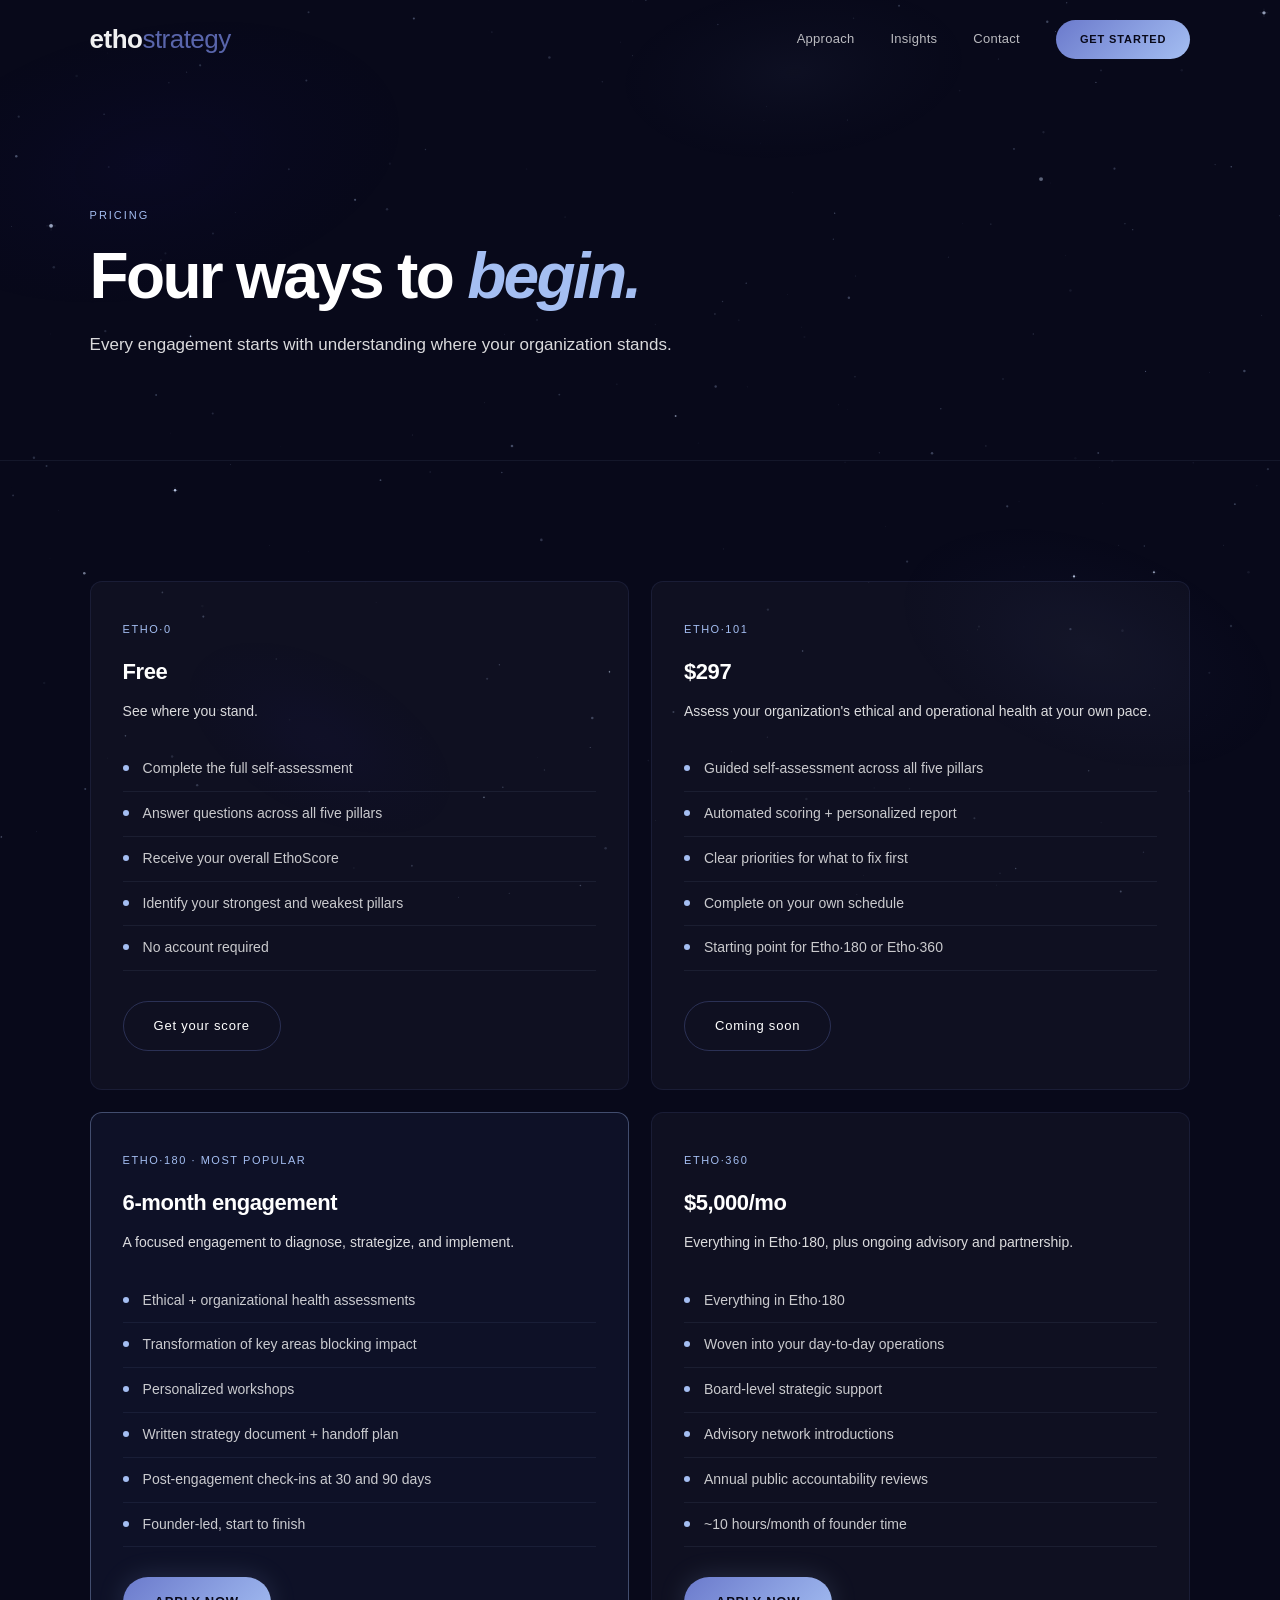
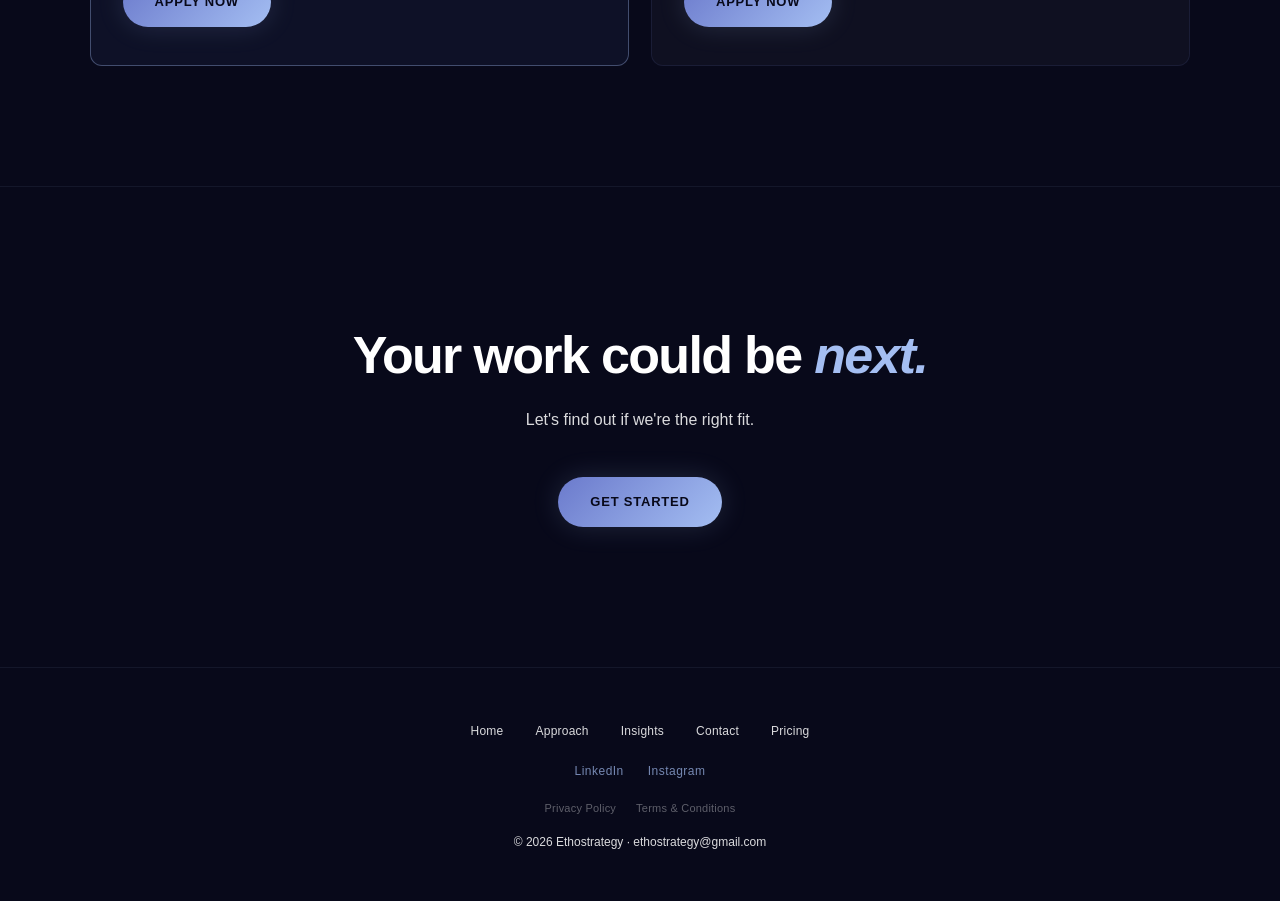
<file: pricing/index.html>
<!DOCTYPE html>
<html lang="en">
<head>
  <meta charset="UTF-8" />
  <meta name="viewport" content="width=device-width, initial-scale=1.0" />
  <title>Pricing — Ethostrategy</title>
  <meta name="description" content="Four ways to begin with Ethostrategy — Etho·0 (free), Etho·101, Etho·180, and Etho·360. All rooted in the five-pillar framework." />

  <link rel="icon" type="image/svg+xml" href="/assets/brand/favicon.svg" />

  <meta property="og:type" content="website" />
  <meta property="og:site_name" content="Ethostrategy" />
  <meta property="og:title" content="Pricing — Ethostrategy" />
  <meta property="og:description" content="Four ways to begin with Ethostrategy — Etho·0 (free), Etho·101, Etho·180, and Etho·360. All rooted in the five-pillar framework." />
  <meta property="og:url" content="https://ethostrategy.co/pricing/" />
  <meta property="og:image" content="https://ethostrategy.co/assets/brand/og-image.png" />
  <meta property="og:image:width" content="1200" />
  <meta property="og:image:height" content="630" />
  <meta name="twitter:card" content="summary_large_image" />
  <meta name="twitter:title" content="Pricing — Ethostrategy" />
  <meta name="twitter:description" content="Four ways to begin with Ethostrategy — Etho·0 (free), Etho·101, Etho·180, and Etho·360. All rooted in the five-pillar framework." />
  <meta name="twitter:image" content="https://ethostrategy.co/assets/brand/og-image.png" />

  <link rel="preconnect" href="https://api.fontshare.com" crossorigin />
  <link rel="stylesheet" href="https://api.fontshare.com/v2/css?f[]=satoshi@300,400,500,700,800&display=swap" />
  <link rel="stylesheet" href="/assets/css/style.css" />
</head>
<body>
  <a class="skip-link" href="#main">Skip to content</a>
  <canvas id="skyCanvas" aria-hidden="true"></canvas>

  <nav class="nav">
    <a href="/" class="nav-brand" aria-label="Ethostrategy home">
      <span class="nav-wordmark"><span class="etho">etho</span><span class="strategy">strategy</span></span>
    </a>
    <div class="nav-links">
      <a href="/our-work/">Approach</a>
      <a href="/insights/">Insights</a>
      <a href="/contact/">Contact</a>
    </div>
    <a href="/pricing/" class="btn-cta">GET STARTED</a>
  </nav>

  <main id="main">
    <section class="page-intro">
      <div class="page-intro-inner">
        <span class="eyebrow">Pricing</span>
        <h1>Four ways to <em>begin.</em></h1>
        <p>Every engagement starts with understanding where your organization stands.</p>
      </div>
    </section>

    <section class="section bordered">
      <div class="section-inner">
        <div class="card-grid grid-2">

          <div class="card service-card">
            <div class="tier">Etho·0</div>
            <h3>Free</h3>
            <p class="service-sub">See where you stand.</p>
            <ul>
              <li>Complete the full self-assessment</li>
              <li>Answer questions across all five pillars</li>
              <li>Receive your overall EthoScore</li>
              <li>Identify your strongest and weakest pillars</li>
              <li>No account required</li>
            </ul>
            <a href="/assessment/" class="btn-ghost">Get your score</a>
          </div>

          <div class="card service-card">
            <div class="tier">Etho·101</div>
            <h3>$297</h3>
            <p class="service-sub">Assess your organization's ethical and operational health at your own pace.</p>
            <ul>
              <li>Guided self-assessment across all five pillars</li>
              <li>Automated scoring + personalized report</li>
              <li>Clear priorities for what to fix first</li>
              <li>Complete on your own schedule</li>
              <li>Starting point for Etho·180 or Etho·360</li>
            </ul>
            <a href="/contact/" class="btn-ghost">Coming soon</a>
          </div>

          <div class="card service-card featured">
            <div class="tier">Etho·180 · Most Popular</div>
            <h3>6-month engagement</h3>
            <p class="service-sub">A focused engagement to diagnose, strategize, and implement.</p>
            <ul>
              <li>Ethical + organizational health assessments</li>
              <li>Transformation of key areas blocking impact</li>
              <li>Personalized workshops</li>
              <li>Written strategy document + handoff plan</li>
              <li>Post-engagement check-ins at 30 and 90 days</li>
              <li>Founder-led, start to finish</li>
            </ul>
            <a href="/contact/" class="btn-primary">APPLY NOW</a>
          </div>

          <div class="card service-card">
            <div class="tier">Etho·360</div>
            <h3>$5,000/mo</h3>
            <p class="service-sub">Everything in Etho·180, plus ongoing advisory and partnership.</p>
            <ul>
              <li>Everything in Etho·180</li>
              <li>Woven into your day-to-day operations</li>
              <li>Board-level strategic support</li>
              <li>Advisory network introductions</li>
              <li>Annual public accountability reviews</li>
              <li>~10 hours/month of founder time</li>
            </ul>
            <a href="/contact/" class="btn-primary">APPLY NOW</a>
          </div>

        </div>
      </div>
    </section>

    <section class="cta-band bordered">
      <h2>Your work could be <em>next.</em></h2>
      <p>Let's find out if we're the right fit.</p>
      <a href="/contact/" class="btn-primary">GET STARTED</a>
    </section>
  </main>

  <footer>
    <ul class="footer-nav">
      <li><a href="/">Home</a></li>
      <li><a href="/our-work/">Approach</a></li>
      <li><a href="/insights/">Insights</a></li>
      <li><a href="/contact/">Contact</a></li>
      <li><a href="/pricing/">Pricing</a></li>
    </ul>
    <div class="footer-social">
      <a href="https://www.linkedin.com/company/ethostrategy" target="_blank" rel="noopener">LinkedIn</a>
      <a href="https://www.instagram.com/ethostrategy/" target="_blank" rel="noopener">Instagram</a>
    </div>
    <div class="footer-legal">
      <a href="/privacy/">Privacy Policy</a>
      <a href="/terms/">Terms & Conditions</a>
    </div>
    <p>© 2026 Ethostrategy · ethostrategy@gmail.com</p>
  </footer>

  <script src="/assets/js/stars.js"></script>
  <script src="/assets/js/main.js"></script>
</body>
</html>
</file>
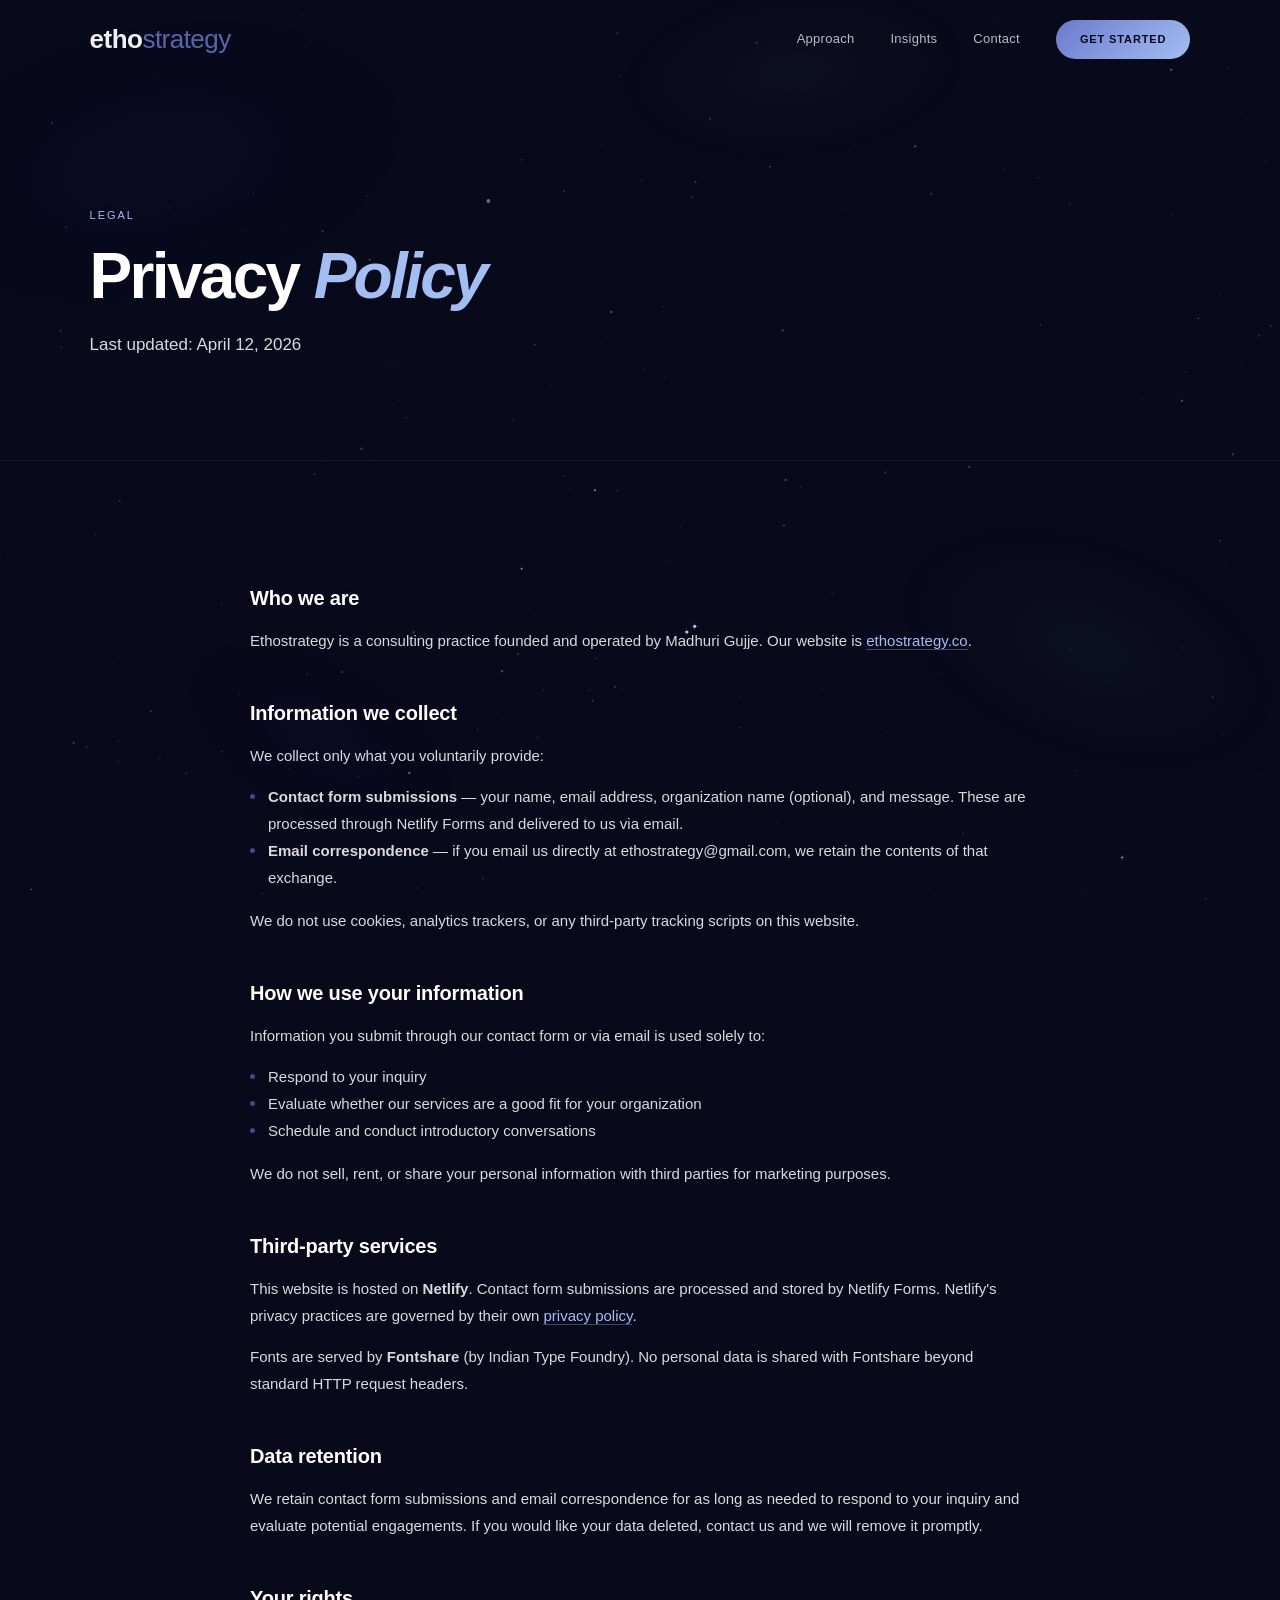
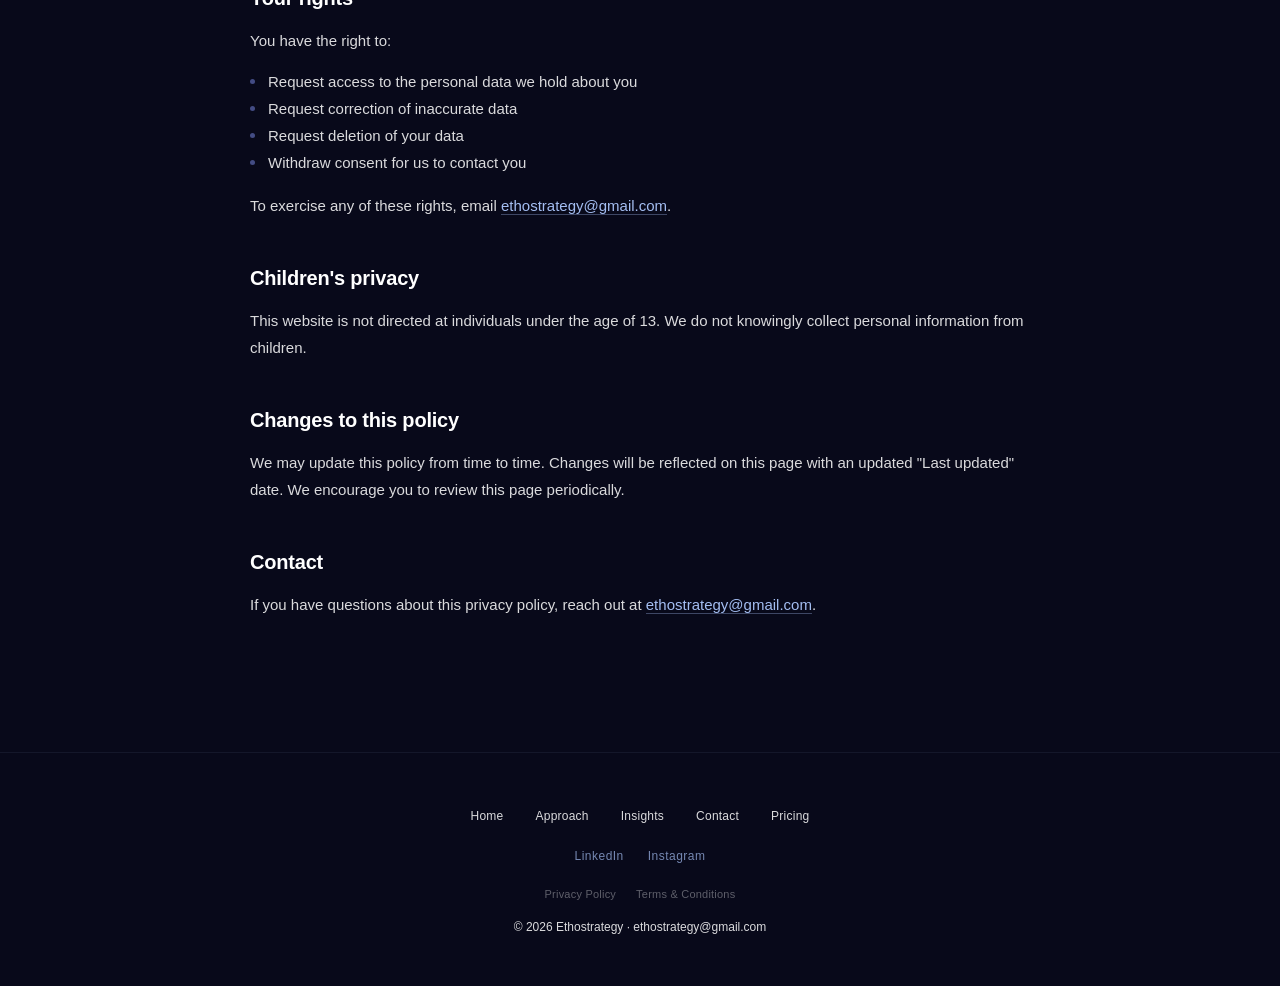
<file: privacy/index.html>
<!DOCTYPE html>
<html lang="en">
<head>
  <meta charset="UTF-8" />
  <meta name="viewport" content="width=device-width, initial-scale=1.0" />
  <title>Privacy Policy — Ethostrategy</title>
  <meta name="description" content="How Ethostrategy collects, uses, and protects your information." />

  <link rel="icon" type="image/svg+xml" href="/assets/brand/favicon.svg" />

  <meta property="og:type" content="website" />
  <meta property="og:site_name" content="Ethostrategy" />
  <meta property="og:title" content="Privacy Policy — Ethostrategy" />
  <meta property="og:description" content="How Ethostrategy collects, uses, and protects your information." />
  <meta property="og:url" content="https://ethostrategy.co/privacy/" />
  <meta property="og:image" content="https://ethostrategy.co/assets/brand/og-image.png" />
  <meta property="og:image:width" content="1200" />
  <meta property="og:image:height" content="630" />
  <meta name="twitter:card" content="summary_large_image" />
  <meta name="twitter:title" content="Privacy Policy — Ethostrategy" />
  <meta name="twitter:description" content="How Ethostrategy collects, uses, and protects your information." />
  <meta name="twitter:image" content="https://ethostrategy.co/assets/brand/og-image.png" />

  <link rel="preconnect" href="https://api.fontshare.com" crossorigin />
  <link rel="stylesheet" href="https://api.fontshare.com/v2/css?f[]=satoshi@300,400,500,700,800&display=swap" />
  <link rel="stylesheet" href="/assets/css/style.css" />
</head>
<body>
  <a class="skip-link" href="#main">Skip to content</a>
  <canvas id="skyCanvas" aria-hidden="true"></canvas>

  <nav class="nav">
    <a href="/" class="nav-brand" aria-label="Ethostrategy home">
      <span class="nav-wordmark"><span class="etho">etho</span><span class="strategy">strategy</span></span>
    </a>
    <div class="nav-links">
      <a href="/our-work/">Approach</a>
      <a href="/insights/">Insights</a>
      <a href="/contact/">Contact</a>
    </div>
    <a href="/pricing/" class="btn-cta">GET STARTED</a>
  </nav>

  <main id="main">
    <section class="page-intro">
      <div class="page-intro-inner">
        <span class="eyebrow">Legal</span>
        <h1>Privacy <em>Policy</em></h1>
        <p>Last updated: April 12, 2026</p>
      </div>
    </section>

    <section class="section bordered">
      <div class="section-inner legal-content">

        <h2>Who we are</h2>
        <p>Ethostrategy is a consulting practice founded and operated by Madhuri Gujje. Our website is <a href="https://ethostrategy.co">ethostrategy.co</a>.</p>

        <h2>Information we collect</h2>
        <p>We collect only what you voluntarily provide:</p>
        <ul>
          <li><strong>Contact form submissions</strong> — your name, email address, organization name (optional), and message. These are processed through Netlify Forms and delivered to us via email.</li>
          <li><strong>Email correspondence</strong> — if you email us directly at ethostrategy@gmail.com, we retain the contents of that exchange.</li>
        </ul>
        <p>We do not use cookies, analytics trackers, or any third-party tracking scripts on this website.</p>

        <h2>How we use your information</h2>
        <p>Information you submit through our contact form or via email is used solely to:</p>
        <ul>
          <li>Respond to your inquiry</li>
          <li>Evaluate whether our services are a good fit for your organization</li>
          <li>Schedule and conduct introductory conversations</li>
        </ul>
        <p>We do not sell, rent, or share your personal information with third parties for marketing purposes.</p>

        <h2>Third-party services</h2>
        <p>This website is hosted on <strong>Netlify</strong>. Contact form submissions are processed and stored by Netlify Forms. Netlify's privacy practices are governed by their own <a href="https://www.netlify.com/privacy/" target="_blank" rel="noopener">privacy policy</a>.</p>
        <p>Fonts are served by <strong>Fontshare</strong> (by Indian Type Foundry). No personal data is shared with Fontshare beyond standard HTTP request headers.</p>

        <h2>Data retention</h2>
        <p>We retain contact form submissions and email correspondence for as long as needed to respond to your inquiry and evaluate potential engagements. If you would like your data deleted, contact us and we will remove it promptly.</p>

        <h2>Your rights</h2>
        <p>You have the right to:</p>
        <ul>
          <li>Request access to the personal data we hold about you</li>
          <li>Request correction of inaccurate data</li>
          <li>Request deletion of your data</li>
          <li>Withdraw consent for us to contact you</li>
        </ul>
        <p>To exercise any of these rights, email <a href="mailto:ethostrategy@gmail.com">ethostrategy@gmail.com</a>.</p>

        <h2>Children's privacy</h2>
        <p>This website is not directed at individuals under the age of 13. We do not knowingly collect personal information from children.</p>

        <h2>Changes to this policy</h2>
        <p>We may update this policy from time to time. Changes will be reflected on this page with an updated "Last updated" date. We encourage you to review this page periodically.</p>

        <h2>Contact</h2>
        <p>If you have questions about this privacy policy, reach out at <a href="mailto:ethostrategy@gmail.com">ethostrategy@gmail.com</a>.</p>

      </div>
    </section>
  </main>

  <footer>
    <ul class="footer-nav">
      <li><a href="/">Home</a></li>
      <li><a href="/our-work/">Approach</a></li>
      <li><a href="/insights/">Insights</a></li>
      <li><a href="/contact/">Contact</a></li>
      <li><a href="/pricing/">Pricing</a></li>
    </ul>
    <div class="footer-social">
      <a href="https://www.linkedin.com/company/ethostrategy" target="_blank" rel="noopener">LinkedIn</a>
      <a href="https://www.instagram.com/ethostrategy/" target="_blank" rel="noopener">Instagram</a>
    </div>
    <div class="footer-legal">
      <a href="/privacy/">Privacy Policy</a>
      <a href="/terms/">Terms & Conditions</a>
    </div>
    <p>© 2026 Ethostrategy · ethostrategy@gmail.com</p>
  </footer>

  <script src="/assets/js/stars.js"></script>
  <script src="/assets/js/main.js"></script>
</body>
</html>
</file>
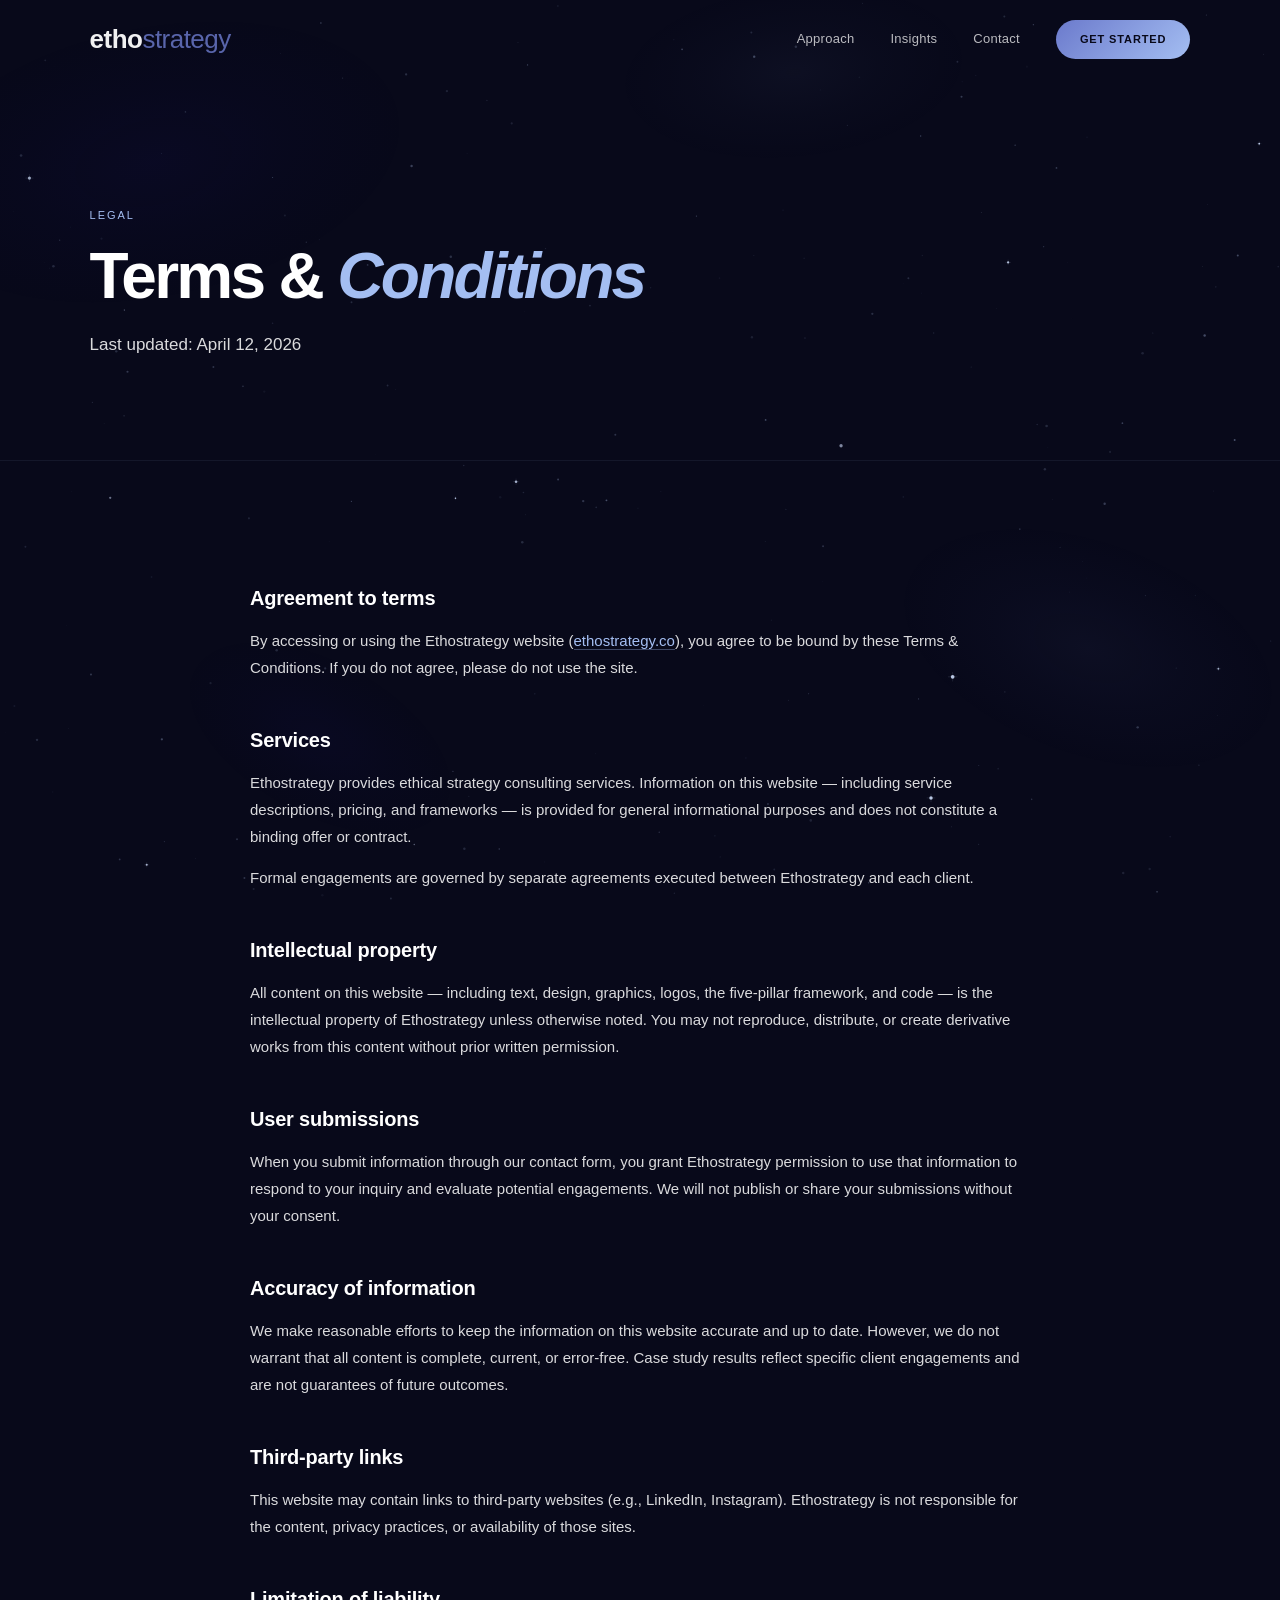
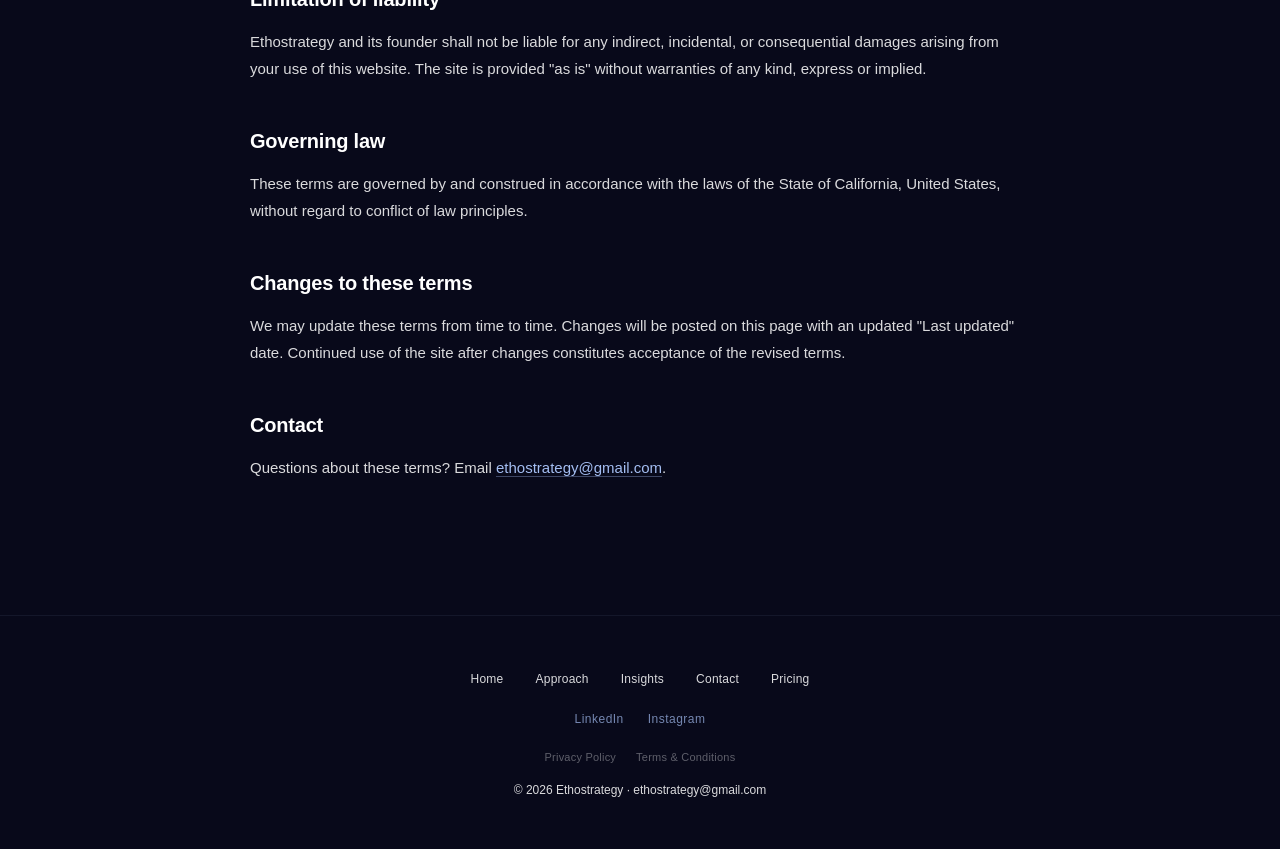
<file: terms/index.html>
<!DOCTYPE html>
<html lang="en">
<head>
  <meta charset="UTF-8" />
  <meta name="viewport" content="width=device-width, initial-scale=1.0" />
  <title>Terms &amp; Conditions — Ethostrategy</title>
  <meta name="description" content="Terms and conditions for using the Ethostrategy website and services." />

  <link rel="icon" type="image/svg+xml" href="/assets/brand/favicon.svg" />

  <meta property="og:type" content="website" />
  <meta property="og:site_name" content="Ethostrategy" />
  <meta property="og:title" content="Terms & Conditions — Ethostrategy" />
  <meta property="og:description" content="Terms and conditions for using the Ethostrategy website and services." />
  <meta property="og:url" content="https://ethostrategy.co/terms/" />
  <meta property="og:image" content="https://ethostrategy.co/assets/brand/og-image.png" />
  <meta property="og:image:width" content="1200" />
  <meta property="og:image:height" content="630" />
  <meta name="twitter:card" content="summary_large_image" />
  <meta name="twitter:title" content="Terms & Conditions — Ethostrategy" />
  <meta name="twitter:description" content="Terms and conditions for using the Ethostrategy website and services." />
  <meta name="twitter:image" content="https://ethostrategy.co/assets/brand/og-image.png" />

  <link rel="preconnect" href="https://api.fontshare.com" crossorigin />
  <link rel="stylesheet" href="https://api.fontshare.com/v2/css?f[]=satoshi@300,400,500,700,800&display=swap" />
  <link rel="stylesheet" href="/assets/css/style.css" />
</head>
<body>
  <a class="skip-link" href="#main">Skip to content</a>
  <canvas id="skyCanvas" aria-hidden="true"></canvas>

  <nav class="nav">
    <a href="/" class="nav-brand" aria-label="Ethostrategy home">
      <span class="nav-wordmark"><span class="etho">etho</span><span class="strategy">strategy</span></span>
    </a>
    <div class="nav-links">
      <a href="/our-work/">Approach</a>
      <a href="/insights/">Insights</a>
      <a href="/contact/">Contact</a>
    </div>
    <a href="/pricing/" class="btn-cta">GET STARTED</a>
  </nav>

  <main id="main">
    <section class="page-intro">
      <div class="page-intro-inner">
        <span class="eyebrow">Legal</span>
        <h1>Terms &amp; <em>Conditions</em></h1>
        <p>Last updated: April 12, 2026</p>
      </div>
    </section>

    <section class="section bordered">
      <div class="section-inner legal-content">

        <h2>Agreement to terms</h2>
        <p>By accessing or using the Ethostrategy website (<a href="https://ethostrategy.co">ethostrategy.co</a>), you agree to be bound by these Terms & Conditions. If you do not agree, please do not use the site.</p>

        <h2>Services</h2>
        <p>Ethostrategy provides ethical strategy consulting services. Information on this website — including service descriptions, pricing, and frameworks — is provided for general informational purposes and does not constitute a binding offer or contract.</p>
        <p>Formal engagements are governed by separate agreements executed between Ethostrategy and each client.</p>

        <h2>Intellectual property</h2>
        <p>All content on this website — including text, design, graphics, logos, the five-pillar framework, and code — is the intellectual property of Ethostrategy unless otherwise noted. You may not reproduce, distribute, or create derivative works from this content without prior written permission.</p>

        <h2>User submissions</h2>
        <p>When you submit information through our contact form, you grant Ethostrategy permission to use that information to respond to your inquiry and evaluate potential engagements. We will not publish or share your submissions without your consent.</p>

        <h2>Accuracy of information</h2>
        <p>We make reasonable efforts to keep the information on this website accurate and up to date. However, we do not warrant that all content is complete, current, or error-free. Case study results reflect specific client engagements and are not guarantees of future outcomes.</p>

        <h2>Third-party links</h2>
        <p>This website may contain links to third-party websites (e.g., LinkedIn, Instagram). Ethostrategy is not responsible for the content, privacy practices, or availability of those sites.</p>

        <h2>Limitation of liability</h2>
        <p>Ethostrategy and its founder shall not be liable for any indirect, incidental, or consequential damages arising from your use of this website. The site is provided "as is" without warranties of any kind, express or implied.</p>

        <h2>Governing law</h2>
        <p>These terms are governed by and construed in accordance with the laws of the State of California, United States, without regard to conflict of law principles.</p>

        <h2>Changes to these terms</h2>
        <p>We may update these terms from time to time. Changes will be posted on this page with an updated "Last updated" date. Continued use of the site after changes constitutes acceptance of the revised terms.</p>

        <h2>Contact</h2>
        <p>Questions about these terms? Email <a href="mailto:ethostrategy@gmail.com">ethostrategy@gmail.com</a>.</p>

      </div>
    </section>
  </main>

  <footer>
    <ul class="footer-nav">
      <li><a href="/">Home</a></li>
      <li><a href="/our-work/">Approach</a></li>
      <li><a href="/insights/">Insights</a></li>
      <li><a href="/contact/">Contact</a></li>
      <li><a href="/pricing/">Pricing</a></li>
    </ul>
    <div class="footer-social">
      <a href="https://www.linkedin.com/company/ethostrategy" target="_blank" rel="noopener">LinkedIn</a>
      <a href="https://www.instagram.com/ethostrategy/" target="_blank" rel="noopener">Instagram</a>
    </div>
    <div class="footer-legal">
      <a href="/privacy/">Privacy Policy</a>
      <a href="/terms/">Terms & Conditions</a>
    </div>
    <p>© 2026 Ethostrategy · ethostrategy@gmail.com</p>
  </footer>

  <script src="/assets/js/stars.js"></script>
  <script src="/assets/js/main.js"></script>
</body>
</html>
</file>
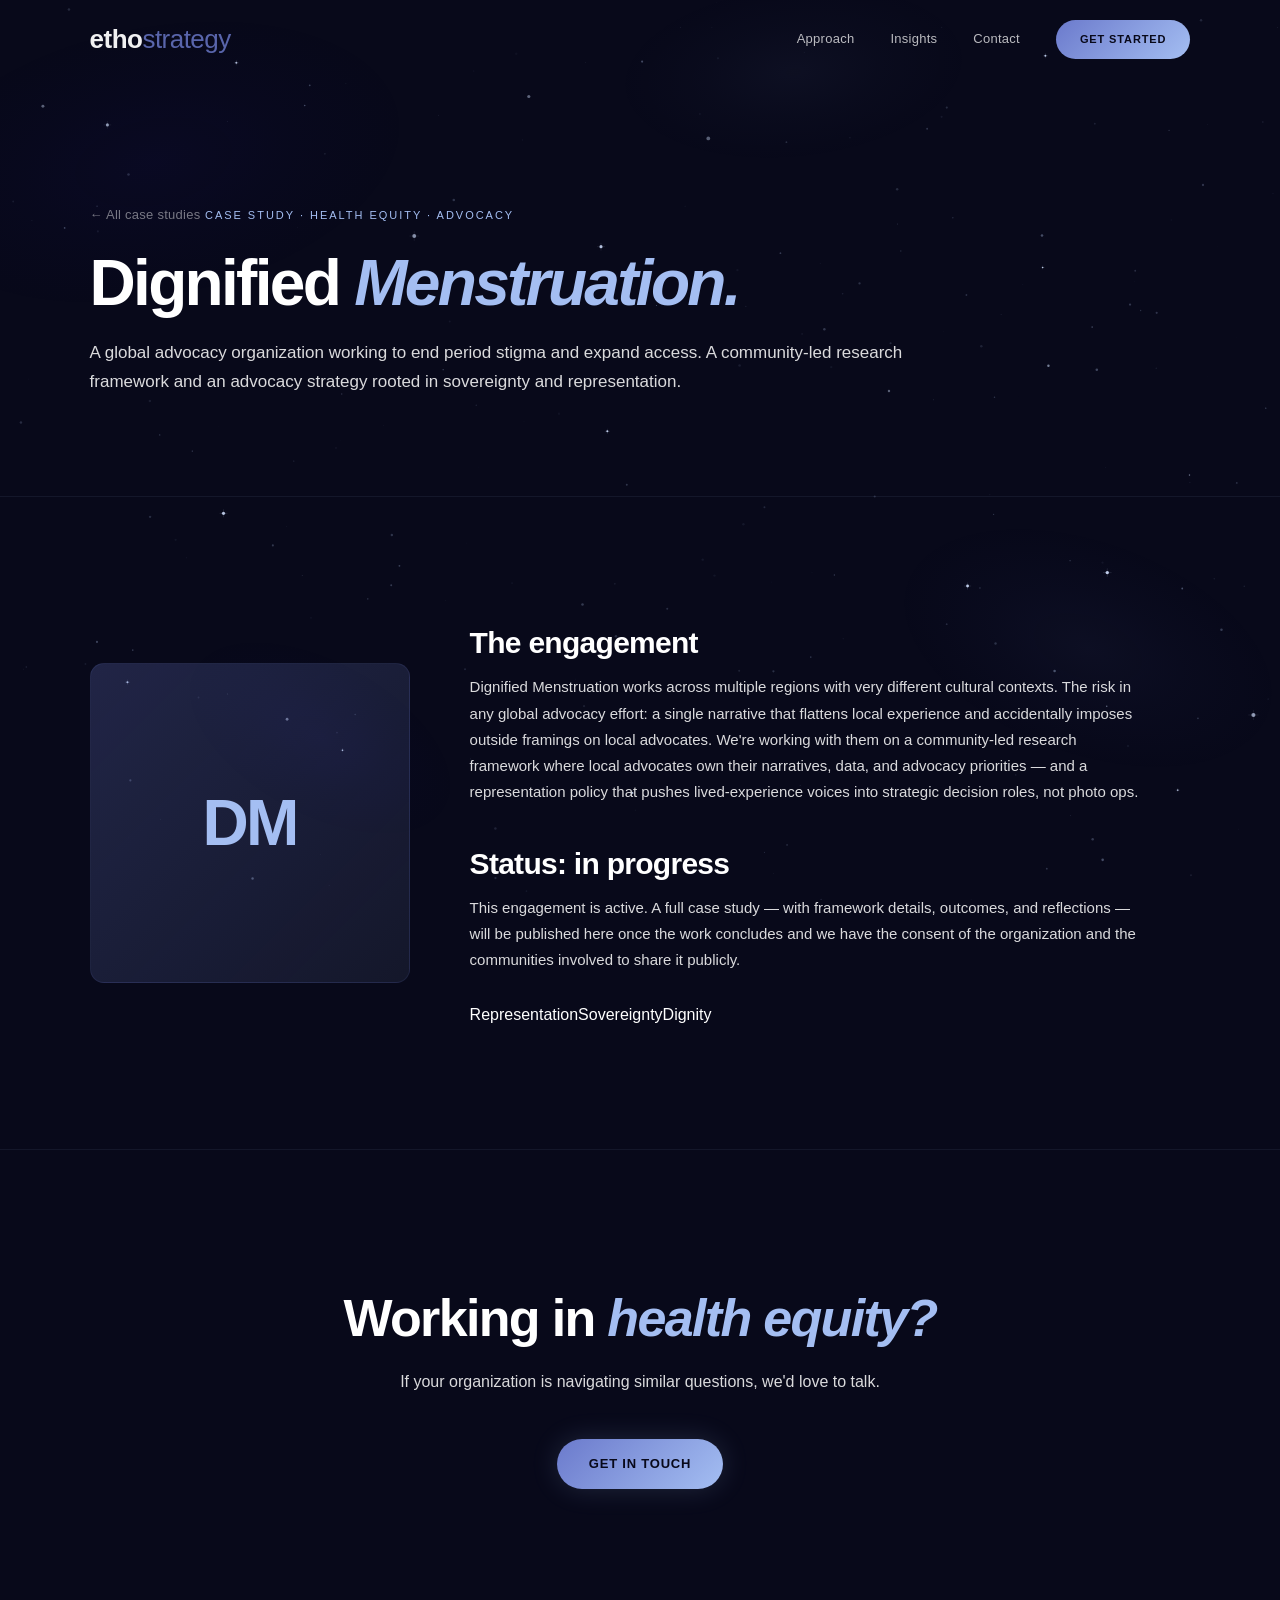
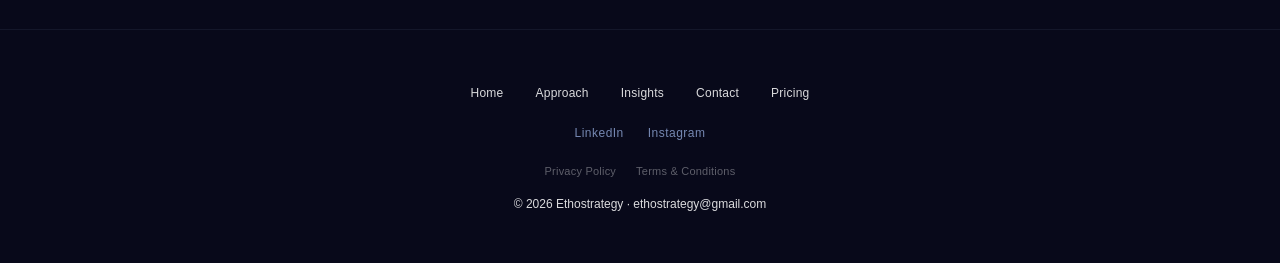
<file: our-work/dignified-menstruation/index.html>
<!DOCTYPE html>
<html lang="en">
<head>
  <meta charset="UTF-8" />
  <meta name="viewport" content="width=device-width, initial-scale=1.0" />
  <title>Dignified Menstruation — Ethostrategy</title>
  <meta name="description" content="A community-led research framework and an advocacy strategy for a global health-equity organization ending period stigma." />

  <link rel="icon" type="image/svg+xml" href="/assets/brand/favicon.svg" />

  <meta property="og:type" content="article" />
  <meta property="og:site_name" content="Ethostrategy" />
  <meta property="og:title" content="Dignified Menstruation — Case Study — Ethostrategy" />
  <meta property="og:description" content="A community-led research framework and an advocacy strategy for a global health-equity organization ending period stigma." />
  <meta property="og:url" content="https://ethostrategy.co/our-work/dignified-menstruation/" />
  <meta property="og:image" content="https://ethostrategy.co/assets/brand/og-image.png" />
  <meta property="og:image:width" content="1200" />
  <meta property="og:image:height" content="630" />
  <meta name="twitter:card" content="summary_large_image" />
  <meta name="twitter:title" content="Dignified Menstruation — Case Study — Ethostrategy" />
  <meta name="twitter:description" content="A community-led research framework and an advocacy strategy for a global health-equity organization ending period stigma." />
  <meta name="twitter:image" content="https://ethostrategy.co/assets/brand/og-image.png" />

  <link rel="preconnect" href="https://api.fontshare.com" crossorigin />
  <link rel="stylesheet" href="https://api.fontshare.com/v2/css?f[]=satoshi@300,400,500,700,800&display=swap" />
  <link rel="stylesheet" href="/assets/css/style.css" />
</head>
<body>
  <a class="skip-link" href="#main">Skip to content</a>
  <canvas id="skyCanvas" aria-hidden="true"></canvas>

  <nav class="nav">
    <a href="/" class="nav-brand" aria-label="Ethostrategy home">
      <span class="nav-wordmark"><span class="etho">etho</span><span class="strategy">strategy</span></span>
    </a>
    <div class="nav-links">
      <a href="/our-work/">Approach</a>
      <a href="/insights/">Insights</a>
      <a href="/contact/">Contact</a>
    </div>
    <a href="/pricing/" class="btn-cta">GET STARTED</a>
  </nav>

  <main id="main">
    <section class="page-intro">
      <div class="page-intro-inner">
        <a href="/our-work/" class="btn-text" style="margin-left:0; display:inline-block; margin-bottom:24px;">← All case studies</a>
        <span class="eyebrow">Case Study · Health Equity · Advocacy</span>
        <h1>Dignified <em>Menstruation.</em></h1>
        <p>A global advocacy organization working to end period stigma and expand access. A community-led research framework and an advocacy strategy rooted in sovereignty and representation.</p>
      </div>
    </section>

    <section class="section bordered">
      <div class="section-inner">
        <div class="founder-row">
          <div class="founder-photo">DM</div>
          <div>
            <h3>The engagement</h3>
            <p>Dignified Menstruation works across multiple regions with very different cultural contexts. The risk in any global advocacy effort: a single narrative that flattens local experience and accidentally imposes outside framings on local advocates. We're working with them on a community-led research framework where local advocates own their narratives, data, and advocacy priorities — and a representation policy that pushes lived-experience voices into strategic decision roles, not photo ops.</p>

            <h3 style="margin-top:32px;">Status: in progress</h3>
            <p>This engagement is active. A full case study — with framework details, outcomes, and reflections — will be published here once the work concludes and we have the consent of the organization and the communities involved to share it publicly.</p>

            <div class="pillars" style="margin-top:28px;">
              <span>Representation</span><span>Sovereignty</span><span>Dignity</span>
            </div>
          </div>
        </div>
      </div>
    </section>

    <section class="cta-band bordered">
      <h2>Working in <em>health equity?</em></h2>
      <p>If your organization is navigating similar questions, we'd love to talk.</p>
      <a href="/contact/" class="btn-primary">GET IN TOUCH</a>
    </section>
  </main>

  <footer>
    <ul class="footer-nav">
      <li><a href="/">Home</a></li>
      <li><a href="/our-work/">Approach</a></li>
      <li><a href="/insights/">Insights</a></li>
      <li><a href="/contact/">Contact</a></li>
      <li><a href="/pricing/">Pricing</a></li>
    </ul>
    <div class="footer-social">
      <a href="https://www.linkedin.com/company/ethostrategy" target="_blank" rel="noopener">LinkedIn</a>
      <a href="https://www.instagram.com/ethostrategy/" target="_blank" rel="noopener">Instagram</a>
    </div>
    <div class="footer-legal">
      <a href="/privacy/">Privacy Policy</a>
      <a href="/terms/">Terms & Conditions</a>
    </div>
    <p>© 2026 Ethostrategy · ethostrategy@gmail.com</p>
  </footer>

  <script src="/assets/js/stars.js"></script>
  <script src="/assets/js/main.js"></script>
</body>
</html>
</file>
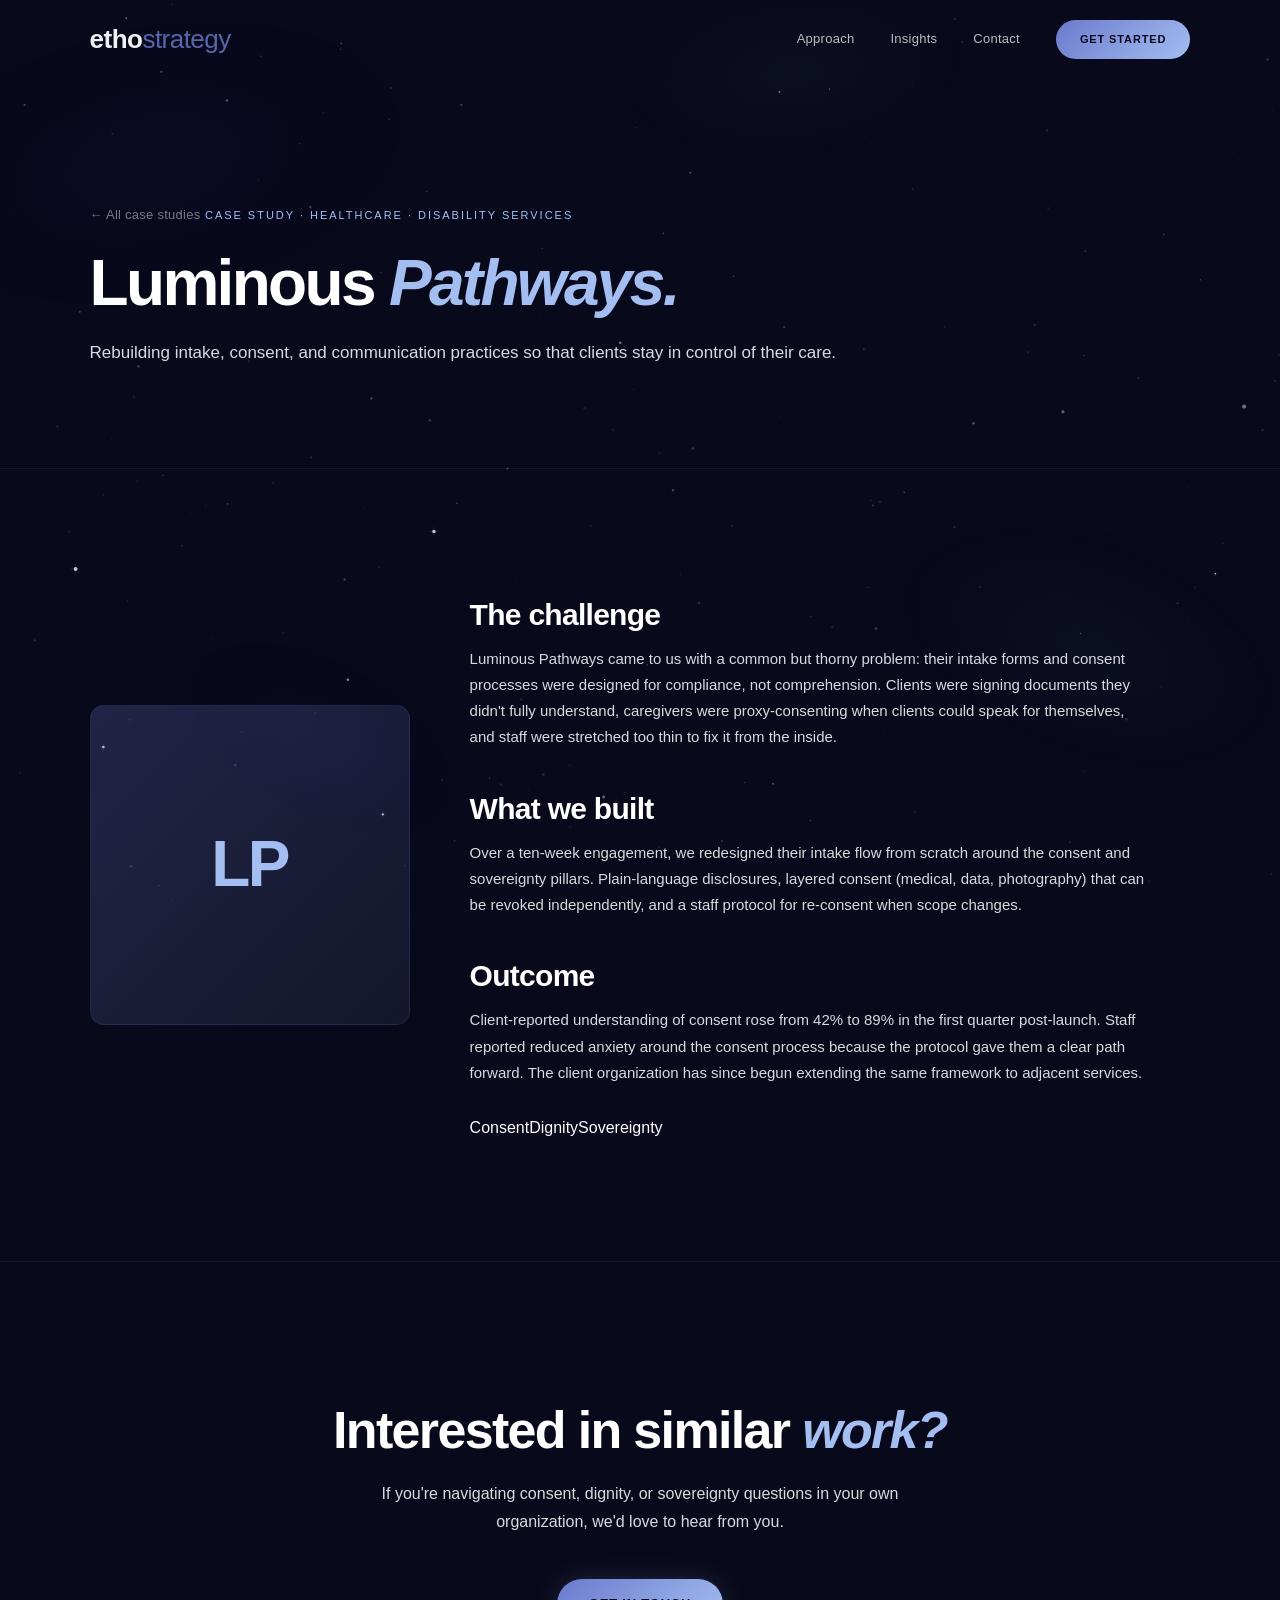
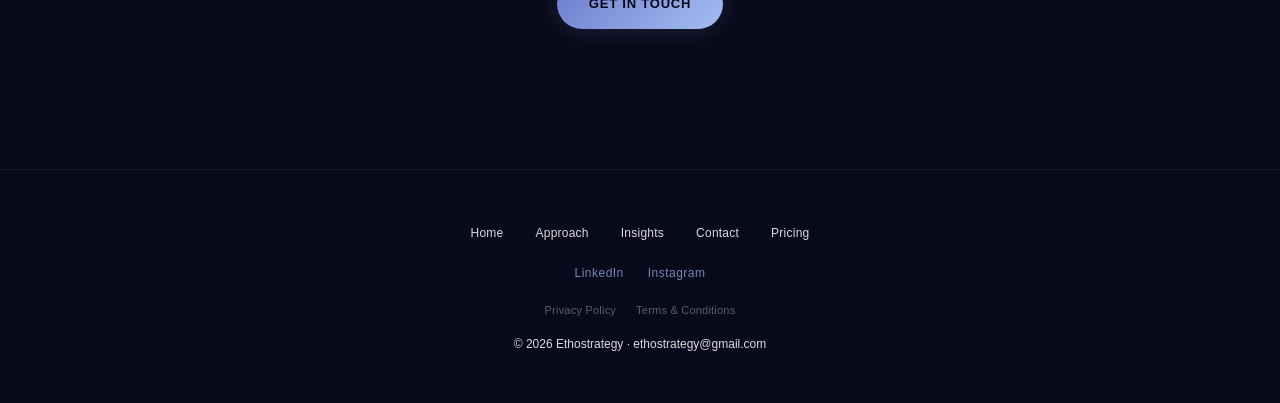
<file: our-work/luminous-pathways/index.html>
<!DOCTYPE html>
<html lang="en">
<head>
  <meta charset="UTF-8" />
  <meta name="viewport" content="width=device-width, initial-scale=1.0" />
  <title>Luminous Pathways — Ethostrategy</title>
  <meta name="description" content="Rebuilding intake, consent, and communication practices at a disability-services organization so clients stay in control of their care." />

  <link rel="icon" type="image/svg+xml" href="/assets/brand/favicon.svg" />

  <meta property="og:type" content="article" />
  <meta property="og:site_name" content="Ethostrategy" />
  <meta property="og:title" content="Luminous Pathways — Case Study — Ethostrategy" />
  <meta property="og:description" content="Rebuilding intake, consent, and communication practices at a disability-services organization so clients stay in control of their care." />
  <meta property="og:url" content="https://ethostrategy.co/our-work/luminous-pathways/" />
  <meta property="og:image" content="https://ethostrategy.co/assets/brand/og-image.png" />
  <meta property="og:image:width" content="1200" />
  <meta property="og:image:height" content="630" />
  <meta name="twitter:card" content="summary_large_image" />
  <meta name="twitter:title" content="Luminous Pathways — Case Study — Ethostrategy" />
  <meta name="twitter:description" content="Rebuilding intake, consent, and communication practices at a disability-services organization so clients stay in control of their care." />
  <meta name="twitter:image" content="https://ethostrategy.co/assets/brand/og-image.png" />

  <link rel="preconnect" href="https://api.fontshare.com" crossorigin />
  <link rel="stylesheet" href="https://api.fontshare.com/v2/css?f[]=satoshi@300,400,500,700,800&display=swap" />
  <link rel="stylesheet" href="/assets/css/style.css" />
</head>
<body>
  <a class="skip-link" href="#main">Skip to content</a>
  <canvas id="skyCanvas" aria-hidden="true"></canvas>

  <nav class="nav">
    <a href="/" class="nav-brand" aria-label="Ethostrategy home">
      <span class="nav-wordmark"><span class="etho">etho</span><span class="strategy">strategy</span></span>
    </a>
    <div class="nav-links">
      <a href="/our-work/">Approach</a>
      <a href="/insights/">Insights</a>
      <a href="/contact/">Contact</a>
    </div>
    <a href="/pricing/" class="btn-cta">GET STARTED</a>
  </nav>

  <main id="main">
    <section class="page-intro">
      <div class="page-intro-inner">
        <a href="/our-work/" class="btn-text" style="margin-left:0; display:inline-block; margin-bottom:24px;">← All case studies</a>
        <span class="eyebrow">Case Study · Healthcare · Disability Services</span>
        <h1>Luminous <em>Pathways.</em></h1>
        <p>Rebuilding intake, consent, and communication practices so that clients stay in control of their care.</p>
      </div>
    </section>

    <section class="section bordered">
      <div class="section-inner">
        <div class="founder-row">
          <div class="founder-photo">LP</div>
          <div>
            <h3>The challenge</h3>
            <p>Luminous Pathways came to us with a common but thorny problem: their intake forms and consent processes were designed for compliance, not comprehension. Clients were signing documents they didn't fully understand, caregivers were proxy-consenting when clients could speak for themselves, and staff were stretched too thin to fix it from the inside.</p>

            <h3 style="margin-top:32px;">What we built</h3>
            <p>Over a ten-week engagement, we redesigned their intake flow from scratch around the consent and sovereignty pillars. Plain-language disclosures, layered consent (medical, data, photography) that can be revoked independently, and a staff protocol for re-consent when scope changes.</p>

            <h3 style="margin-top:32px;">Outcome</h3>
            <p>Client-reported understanding of consent rose from 42% to 89% in the first quarter post-launch. Staff reported reduced anxiety around the consent process because the protocol gave them a clear path forward. The client organization has since begun extending the same framework to adjacent services.</p>

            <div class="pillars" style="margin-top:28px;">
              <span>Consent</span><span>Dignity</span><span>Sovereignty</span>
            </div>
          </div>
        </div>
      </div>
    </section>

    <section class="cta-band bordered">
      <h2>Interested in similar <em>work?</em></h2>
      <p>If you're navigating consent, dignity, or sovereignty questions in your own organization, we'd love to hear from you.</p>
      <a href="/contact/" class="btn-primary">GET IN TOUCH</a>
    </section>
  </main>

  <footer>
    <ul class="footer-nav">
      <li><a href="/">Home</a></li>
      <li><a href="/our-work/">Approach</a></li>
      <li><a href="/insights/">Insights</a></li>
      <li><a href="/contact/">Contact</a></li>
      <li><a href="/pricing/">Pricing</a></li>
    </ul>
    <div class="footer-social">
      <a href="https://www.linkedin.com/company/ethostrategy" target="_blank" rel="noopener">LinkedIn</a>
      <a href="https://www.instagram.com/ethostrategy/" target="_blank" rel="noopener">Instagram</a>
    </div>
    <div class="footer-legal">
      <a href="/privacy/">Privacy Policy</a>
      <a href="/terms/">Terms & Conditions</a>
    </div>
    <p>© 2026 Ethostrategy · ethostrategy@gmail.com</p>
  </footer>

  <script src="/assets/js/stars.js"></script>
  <script src="/assets/js/main.js"></script>
</body>
</html>
</file>
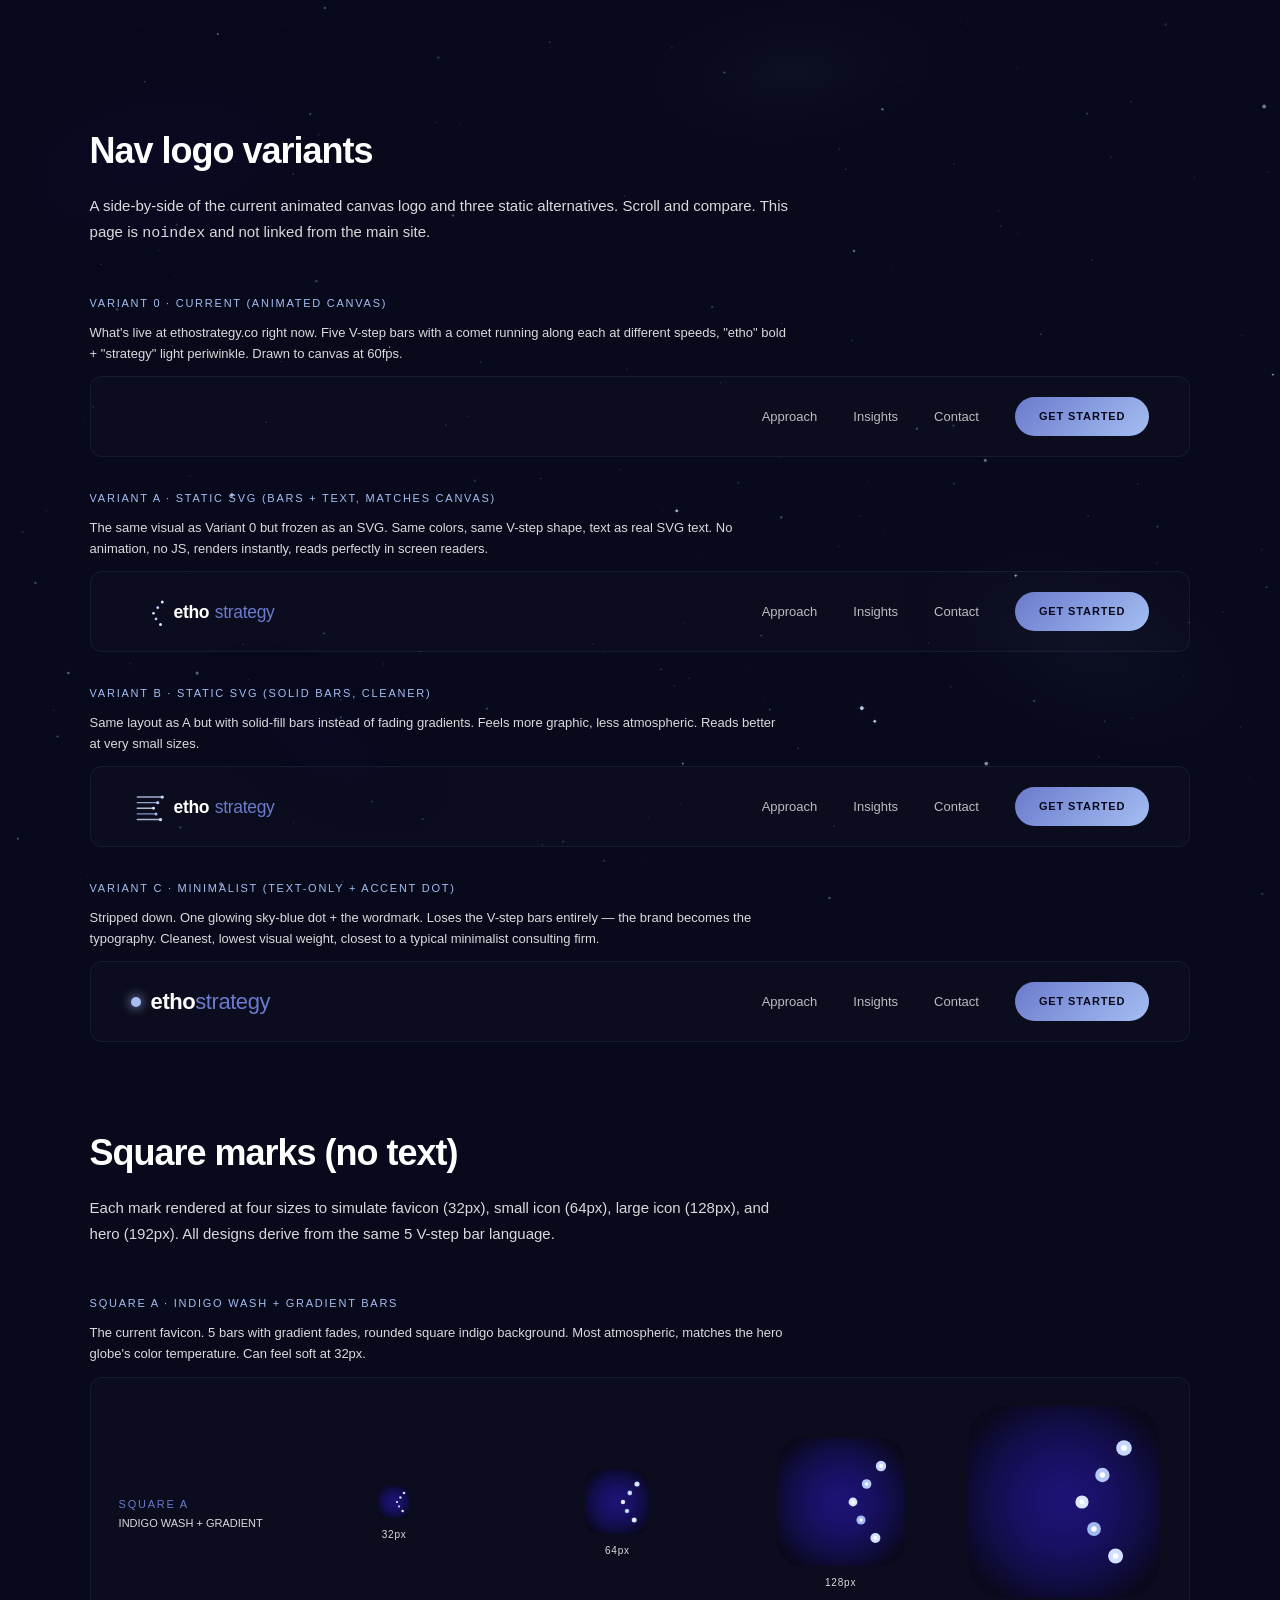
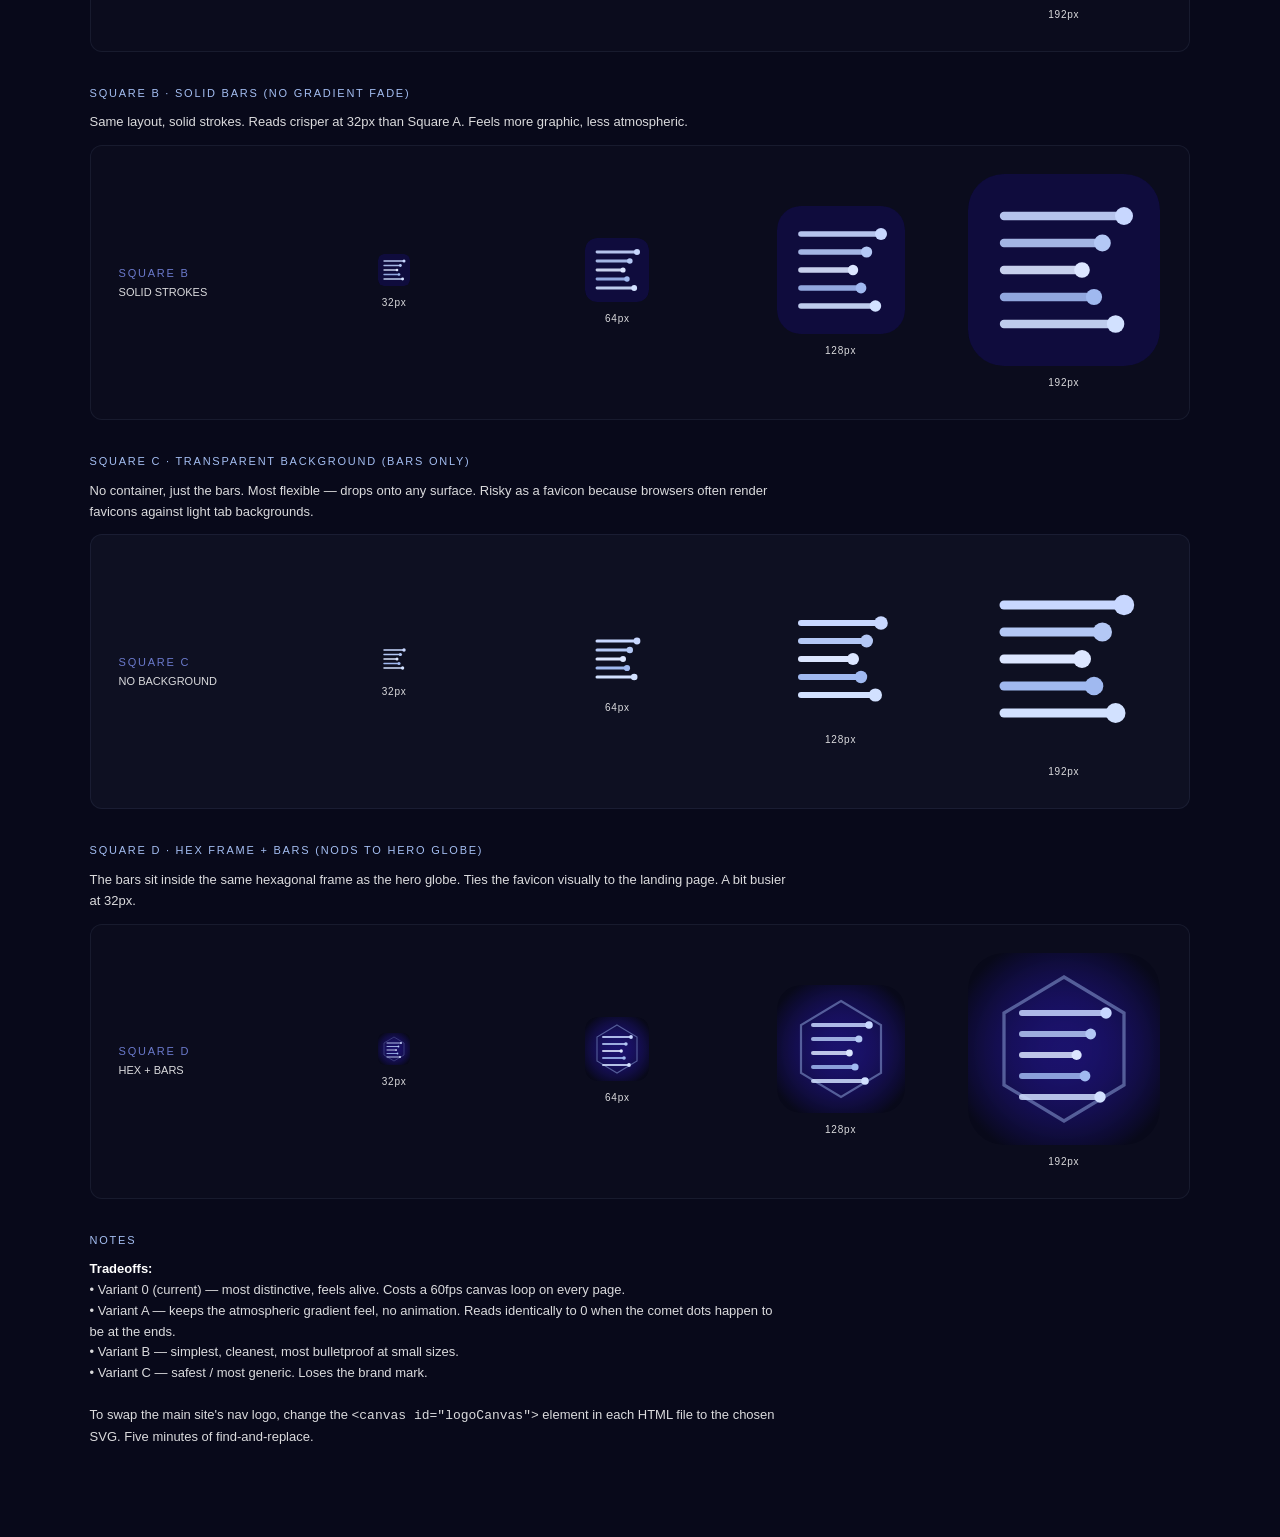
<file: test/nav-logos/index.html>
<!DOCTYPE html>
<html lang="en">
<head>
  <meta charset="UTF-8" />
  <meta name="viewport" content="width=device-width, initial-scale=1.0" />
  <title>Nav Logo Variants — Ethostrategy Test</title>
  <meta name="robots" content="noindex" />

  <link rel="icon" type="image/svg+xml" href="/assets/brand/favicon.svg" />
  <link rel="preconnect" href="https://api.fontshare.com" crossorigin />
  <link rel="stylesheet" href="https://api.fontshare.com/v2/css?f[]=satoshi@300,400,500,700,800&display=swap" />
  <link rel="stylesheet" href="/assets/css/style.css" />

  <style>
    /* Test-page-only styles */
    .tp-wrap { padding: 120px 7% 80px; max-width: 1400px; margin: 0 auto; }
    .tp-title { font-size: 36px; font-weight: 800; letter-spacing: -0.028em; margin-bottom: 12px; }
    .tp-lede { font-size: 15px; color: var(--muted); margin-bottom: 48px; max-width: 700px; line-height: 1.7; font-weight: 300; }

    .mock-nav {
      display: flex;
      align-items: center;
      padding: 20px 40px;
      background: rgba(255, 255, 255, 0.015);
      border: 1px solid var(--border);
      border-radius: 12px;
      margin-bottom: 16px;
    }
    .mock-nav .mock-links {
      margin-left: auto;
      display: flex;
      gap: 36px;
      margin-right: 36px;
    }
    .mock-nav .mock-links a {
      color: rgba(255, 255, 255, 0.72);
      font-size: 13px;
      font-weight: 300;
    }

    .variant-label {
      display: block;
      font-size: 11px;
      letter-spacing: 0.16em;
      text-transform: uppercase;
      color: var(--sky);
      font-weight: 500;
      margin: 32px 0 10px;
    }
    .variant-note {
      font-size: 13px;
      color: var(--muted);
      margin-bottom: 12px;
      max-width: 700px;
      line-height: 1.6;
      font-weight: 300;
    }

    /* Variant A: simple bars-only SVG, scaled for nav */
    .logo-a { width: 300px; height: 38px; }
    /* Variant B: bars + text as one SVG */
    .logo-b { width: 300px; height: 38px; }
    /* Variant C: minimalist — text-only wordmark with small accent */
    .logo-c {
      display: flex;
      align-items: center;
      gap: 10px;
      font-size: 22px;
      letter-spacing: -0.02em;
    }
    .logo-c .accent {
      width: 10px;
      height: 10px;
      border-radius: 50%;
      background: var(--sky);
      box-shadow: 0 0 12px var(--sky);
    }
    .logo-c .etho { color: #fff; font-weight: 800; }
    .logo-c .strategy { color: var(--periwinkle); font-weight: 300; }

    /* Square mark comparison grid */
    .square-wall {
      display: grid;
      grid-template-columns: 150px repeat(4, 1fr);
      gap: 20px 28px;
      align-items: center;
      padding: 28px;
      border: 1px solid var(--border);
      border-radius: 12px;
      background: rgba(255, 255, 255, 0.015);
      margin-bottom: 20px;
    }
    .square-wall + .square-wall { margin-top: 0; }
    .square-wall .row-label {
      font-size: 11px;
      letter-spacing: 0.16em;
      text-transform: uppercase;
      color: var(--periwinkle);
      font-weight: 500;
    }
    .square-wall .cell {
      display: flex;
      flex-direction: column;
      align-items: center;
      gap: 8px;
    }
    .square-wall .cell-label {
      font-size: 10px;
      color: var(--muted);
      letter-spacing: 0.08em;
    }
    .mark { display: block; border-radius: 12px; }
    .mark-32  { width: 32px;  height: 32px;  border-radius: 6px; }
    .mark-64  { width: 64px;  height: 64px;  border-radius: 12px; }
    .mark-128 { width: 128px; height: 128px; border-radius: 22px; }
    .mark-192 { width: 192px; height: 192px; border-radius: 32px; }
  </style>
</head>
<body>
  <a class="skip-link" href="#main">Skip to content</a>
  <canvas id="skyCanvas" aria-hidden="true"></canvas>

  <main id="main">
    <div class="tp-wrap">
      <h1 class="tp-title">Nav logo variants</h1>
      <p class="tp-lede">A side-by-side of the current animated canvas logo and three static alternatives. Scroll and compare. This page is <code>noindex</code> and not linked from the main site.</p>

      <!-- ============================================================
           VARIANT 0: Current (animated canvas, for reference)
           ============================================================ -->
      <span class="variant-label">Variant 0 · Current (animated canvas)</span>
      <p class="variant-note">What's live at ethostrategy.co right now. Five V-step bars with a comet running along each at different speeds, "etho" bold + "strategy" light periwinkle. Drawn to canvas at 60fps.</p>
      <div class="mock-nav">
        <a href="/" class="nav-brand" aria-label="Ethostrategy home">
          <canvas id="logoCanvas" width="480" height="60" role="img" aria-label="Ethostrategy"></canvas>
        </a>
        <div class="mock-links">
          <a href="#">Approach</a><a href="#">Insights</a><a href="#">Contact</a>
        </div>
        <a href="#" class="btn-cta">GET STARTED</a>
      </div>

      <!-- ============================================================
           VARIANT A: Static SVG — bars + text, matches canvas aesthetic
           ============================================================ -->
      <span class="variant-label">Variant A · Static SVG (bars + text, matches canvas)</span>
      <p class="variant-note">The same visual as Variant 0 but frozen as an SVG. Same colors, same V-step shape, text as real SVG text. No animation, no JS, renders instantly, reads perfectly in screen readers.</p>
      <div class="mock-nav">
        <a href="/" class="nav-brand" aria-label="Ethostrategy home">
          <svg class="logo-a" viewBox="0 0 480 60" xmlns="http://www.w3.org/2000/svg" role="img" aria-label="Ethostrategy">
            <defs>
              <linearGradient id="va0" x1="0" y1="0" x2="1" y2="0"><stop offset="0%" stop-color="#C8D7FF" stop-opacity="0"/><stop offset="70%" stop-color="#C8D7FF" stop-opacity="0.34"/><stop offset="100%" stop-color="#C8D7FF" stop-opacity="0.90"/></linearGradient>
              <linearGradient id="va1" x1="0" y1="0" x2="1" y2="0"><stop offset="0%" stop-color="#B4C8F5" stop-opacity="0"/><stop offset="70%" stop-color="#B4C8F5" stop-opacity="0.34"/><stop offset="100%" stop-color="#B4C8F5" stop-opacity="0.90"/></linearGradient>
              <linearGradient id="va2" x1="0" y1="0" x2="1" y2="0"><stop offset="0%" stop-color="#DCE6FF" stop-opacity="0"/><stop offset="70%" stop-color="#DCE6FF" stop-opacity="0.34"/><stop offset="100%" stop-color="#DCE6FF" stop-opacity="0.90"/></linearGradient>
              <linearGradient id="va3" x1="0" y1="0" x2="1" y2="0"><stop offset="0%" stop-color="#A0B9F0" stop-opacity="0"/><stop offset="70%" stop-color="#A0B9F0" stop-opacity="0.34"/><stop offset="100%" stop-color="#A0B9F0" stop-opacity="0.90"/></linearGradient>
              <linearGradient id="va4" x1="0" y1="0" x2="1" y2="0"><stop offset="0%" stop-color="#D2E1FF" stop-opacity="0"/><stop offset="70%" stop-color="#D2E1FF" stop-opacity="0.34"/><stop offset="100%" stop-color="#D2E1FF" stop-opacity="0.90"/></linearGradient>
            </defs>
            <!-- Bars: max width 40, start x=10, y 14..50 step 9 -->
            <line x1="10" y1="14" x2="50"   y2="14" stroke="url(#va0)" stroke-width="2.6" stroke-linecap="round"/>
            <line x1="10" y1="23" x2="42.8" y2="23" stroke="url(#va1)" stroke-width="2.6" stroke-linecap="round"/>
            <line x1="10" y1="32" x2="36"   y2="32" stroke="url(#va2)" stroke-width="2.6" stroke-linecap="round"/>
            <line x1="10" y1="41" x2="40"   y2="41" stroke="url(#va3)" stroke-width="2.6" stroke-linecap="round"/>
            <line x1="10" y1="50" x2="47.2" y2="50" stroke="url(#va4)" stroke-width="2.6" stroke-linecap="round"/>
            <!-- Comet dots at ends -->
            <circle cx="50"   cy="14" r="2.4" fill="#C8D7FF"/>
            <circle cx="42.8" cy="23" r="2.3" fill="#B4C8F5"/>
            <circle cx="36"   cy="32" r="2.1" fill="#DCE6FF"/>
            <circle cx="40"   cy="41" r="2.2" fill="#A0B9F0"/>
            <circle cx="47.2" cy="50" r="2.4" fill="#D2E1FF"/>
            <circle cx="50"   cy="14" r="0.9" fill="#ffffff"/>
            <circle cx="42.8" cy="23" r="0.85" fill="#ffffff"/>
            <circle cx="36"   cy="32" r="0.8" fill="#ffffff"/>
            <circle cx="40"   cy="41" r="0.85" fill="#ffffff"/>
            <circle cx="47.2" cy="50" r="0.9" fill="#ffffff"/>
            <!-- Wordmark -->
            <text x="68" y="40" font-family="Satoshi, -apple-system, sans-serif" font-size="28" font-weight="800" fill="#ffffff" letter-spacing="-0.5">etho</text>
            <text x="134" y="40" font-family="Satoshi, -apple-system, sans-serif" font-size="28" font-weight="300" fill="#6B7ACC" letter-spacing="-0.5">strategy</text>
          </svg>
        </a>
        <div class="mock-links">
          <a href="#">Approach</a><a href="#">Insights</a><a href="#">Contact</a>
        </div>
        <a href="#" class="btn-cta">GET STARTED</a>
      </div>

      <!-- ============================================================
           VARIANT B: Static SVG — solid bars, no gradient fade
           ============================================================ -->
      <span class="variant-label">Variant B · Static SVG (solid bars, cleaner)</span>
      <p class="variant-note">Same layout as A but with solid-fill bars instead of fading gradients. Feels more graphic, less atmospheric. Reads better at very small sizes.</p>
      <div class="mock-nav">
        <a href="/" class="nav-brand" aria-label="Ethostrategy home">
          <svg class="logo-b" viewBox="0 0 480 60" xmlns="http://www.w3.org/2000/svg" role="img" aria-label="Ethostrategy">
            <line x1="10" y1="14" x2="50"   y2="14" stroke="#C8D7FF" stroke-opacity="0.8" stroke-width="2.2" stroke-linecap="round"/>
            <line x1="10" y1="23" x2="42.8" y2="23" stroke="#B4C8F5" stroke-opacity="0.8" stroke-width="2.2" stroke-linecap="round"/>
            <line x1="10" y1="32" x2="36"   y2="32" stroke="#DCE6FF" stroke-opacity="0.8" stroke-width="2.2" stroke-linecap="round"/>
            <line x1="10" y1="41" x2="40"   y2="41" stroke="#A0B9F0" stroke-opacity="0.8" stroke-width="2.2" stroke-linecap="round"/>
            <line x1="10" y1="50" x2="47.2" y2="50" stroke="#D2E1FF" stroke-opacity="0.8" stroke-width="2.2" stroke-linecap="round"/>
            <circle cx="50"   cy="14" r="2.6" fill="#C8D7FF"/>
            <circle cx="42.8" cy="23" r="2.5" fill="#B4C8F5"/>
            <circle cx="36"   cy="32" r="2.3" fill="#DCE6FF"/>
            <circle cx="40"   cy="41" r="2.4" fill="#A0B9F0"/>
            <circle cx="47.2" cy="50" r="2.6" fill="#D2E1FF"/>
            <text x="68" y="40" font-family="Satoshi, -apple-system, sans-serif" font-size="28" font-weight="800" fill="#ffffff" letter-spacing="-0.5">etho</text>
            <text x="134" y="40" font-family="Satoshi, -apple-system, sans-serif" font-size="28" font-weight="300" fill="#6B7ACC" letter-spacing="-0.5">strategy</text>
          </svg>
        </a>
        <div class="mock-links">
          <a href="#">Approach</a><a href="#">Insights</a><a href="#">Contact</a>
        </div>
        <a href="#" class="btn-cta">GET STARTED</a>
      </div>

      <!-- ============================================================
           VARIANT C: Minimalist — text only + small accent dot
           ============================================================ -->
      <span class="variant-label">Variant C · Minimalist (text-only + accent dot)</span>
      <p class="variant-note">Stripped down. One glowing sky-blue dot + the wordmark. Loses the V-step bars entirely — the brand becomes the typography. Cleanest, lowest visual weight, closest to a typical minimalist consulting firm.</p>
      <div class="mock-nav">
        <a href="/" class="nav-brand logo-c" aria-label="Ethostrategy home">
          <span class="accent"></span>
          <span><span class="etho">etho</span><span class="strategy">strategy</span></span>
        </a>
        <div class="mock-links">
          <a href="#">Approach</a><a href="#">Insights</a><a href="#">Contact</a>
        </div>
        <a href="#" class="btn-cta">GET STARTED</a>
      </div>

      <!-- ============================================================
           SQUARE MARKS — no wordmark, for favicons / avatars / app icons
           ============================================================ -->
      <h2 class="tp-title" style="margin-top:80px;">Square marks (no text)</h2>
      <p class="tp-lede">Each mark rendered at four sizes to simulate favicon (32px), small icon (64px), large icon (128px), and hero (192px). All designs derive from the same 5 V-step bar language.</p>

      <!-- ============================================================
           SQUARE A — Indigo wash background + gradient bars
           (matches the current favicon.svg aesthetic)
           ============================================================ -->
      <span class="variant-label">Square A · Indigo wash + gradient bars</span>
      <p class="variant-note">The current favicon. 5 bars with gradient fades, rounded square indigo background. Most atmospheric, matches the hero globe's color temperature. Can feel soft at 32px.</p>

      <svg xmlns="http://www.w3.org/2000/svg" width="0" height="0" style="position:absolute">
        <defs>
          <radialGradient id="sqA-bg" cx="50%" cy="50%" r="60%"><stop offset="0%" stop-color="#2B18BC" stop-opacity="0.55"/><stop offset="100%" stop-color="#08091a"/></radialGradient>
          <linearGradient id="sqA-t0" x1="0" y1="0" x2="1" y2="0"><stop offset="0%" stop-color="#C8D7FF" stop-opacity="0"/><stop offset="100%" stop-color="#C8D7FF" stop-opacity="0.9"/></linearGradient>
          <linearGradient id="sqA-t1" x1="0" y1="0" x2="1" y2="0"><stop offset="0%" stop-color="#B4C8F5" stop-opacity="0"/><stop offset="100%" stop-color="#B4C8F5" stop-opacity="0.9"/></linearGradient>
          <linearGradient id="sqA-t2" x1="0" y1="0" x2="1" y2="0"><stop offset="0%" stop-color="#DCE6FF" stop-opacity="0"/><stop offset="100%" stop-color="#DCE6FF" stop-opacity="0.9"/></linearGradient>
          <linearGradient id="sqA-t3" x1="0" y1="0" x2="1" y2="0"><stop offset="0%" stop-color="#A0B9F0" stop-opacity="0"/><stop offset="100%" stop-color="#A0B9F0" stop-opacity="0.9"/></linearGradient>
          <linearGradient id="sqA-t4" x1="0" y1="0" x2="1" y2="0"><stop offset="0%" stop-color="#D2E1FF" stop-opacity="0"/><stop offset="100%" stop-color="#D2E1FF" stop-opacity="0.9"/></linearGradient>

          <symbol id="squareA" viewBox="0 0 64 64">
            <rect width="64" height="64" rx="12" fill="url(#sqA-bg)"/>
            <line x1="12" y1="14" x2="52"   y2="14" stroke="url(#sqA-t0)" stroke-width="2.4" stroke-linecap="round"/>
            <line x1="12" y1="23" x2="44.8" y2="23" stroke="url(#sqA-t1)" stroke-width="2.4" stroke-linecap="round"/>
            <line x1="12" y1="32" x2="38"   y2="32" stroke="url(#sqA-t2)" stroke-width="2.4" stroke-linecap="round"/>
            <line x1="12" y1="41" x2="42"   y2="41" stroke="url(#sqA-t3)" stroke-width="2.4" stroke-linecap="round"/>
            <line x1="12" y1="50" x2="49.2" y2="50" stroke="url(#sqA-t4)" stroke-width="2.4" stroke-linecap="round"/>
            <circle cx="52"   cy="14" r="2.6" fill="#C8D7FF"/>
            <circle cx="44.8" cy="23" r="2.4" fill="#B4C8F5"/>
            <circle cx="38"   cy="32" r="2.2" fill="#DCE6FF"/>
            <circle cx="42"   cy="41" r="2.3" fill="#A0B9F0"/>
            <circle cx="49.2" cy="50" r="2.5" fill="#D2E1FF"/>
            <circle cx="52"   cy="14" r="1" fill="#fff"/>
            <circle cx="44.8" cy="23" r="0.9" fill="#fff"/>
            <circle cx="38"   cy="32" r="0.8" fill="#fff"/>
            <circle cx="42"   cy="41" r="0.9" fill="#fff"/>
            <circle cx="49.2" cy="50" r="0.95" fill="#fff"/>
          </symbol>

          <!-- Square B: solid bars, no gradient -->
          <symbol id="squareB" viewBox="0 0 64 64">
            <rect width="64" height="64" rx="12" fill="#08091a"/>
            <rect width="64" height="64" rx="12" fill="#2B18BC" fill-opacity="0.22"/>
            <line x1="12" y1="14" x2="52"   y2="14" stroke="#C8D7FF" stroke-opacity="0.9" stroke-width="2.8" stroke-linecap="round"/>
            <line x1="12" y1="23" x2="44.8" y2="23" stroke="#B4C8F5" stroke-opacity="0.9" stroke-width="2.8" stroke-linecap="round"/>
            <line x1="12" y1="32" x2="38"   y2="32" stroke="#DCE6FF" stroke-opacity="0.9" stroke-width="2.8" stroke-linecap="round"/>
            <line x1="12" y1="41" x2="42"   y2="41" stroke="#A0B9F0" stroke-opacity="0.9" stroke-width="2.8" stroke-linecap="round"/>
            <line x1="12" y1="50" x2="49.2" y2="50" stroke="#D2E1FF" stroke-opacity="0.9" stroke-width="2.8" stroke-linecap="round"/>
            <circle cx="52"   cy="14" r="3" fill="#C8D7FF"/>
            <circle cx="44.8" cy="23" r="2.8" fill="#B4C8F5"/>
            <circle cx="38"   cy="32" r="2.6" fill="#DCE6FF"/>
            <circle cx="42"   cy="41" r="2.7" fill="#A0B9F0"/>
            <circle cx="49.2" cy="50" r="2.9" fill="#D2E1FF"/>
          </symbol>

          <!-- Square C: transparent bg, bars only — for flexible placement -->
          <symbol id="squareC" viewBox="0 0 64 64">
            <line x1="12" y1="14" x2="52"   y2="14" stroke="#C8D7FF" stroke-width="3" stroke-linecap="round"/>
            <line x1="12" y1="23" x2="44.8" y2="23" stroke="#B4C8F5" stroke-width="3" stroke-linecap="round"/>
            <line x1="12" y1="32" x2="38"   y2="32" stroke="#DCE6FF" stroke-width="3" stroke-linecap="round"/>
            <line x1="12" y1="41" x2="42"   y2="41" stroke="#A0B9F0" stroke-width="3" stroke-linecap="round"/>
            <line x1="12" y1="50" x2="49.2" y2="50" stroke="#D2E1FF" stroke-width="3" stroke-linecap="round"/>
            <circle cx="52"   cy="14" r="3.4" fill="#C8D7FF"/>
            <circle cx="44.8" cy="23" r="3.2" fill="#B4C8F5"/>
            <circle cx="38"   cy="32" r="3.0" fill="#DCE6FF"/>
            <circle cx="42"   cy="41" r="3.1" fill="#A0B9F0"/>
            <circle cx="49.2" cy="50" r="3.3" fill="#D2E1FF"/>
          </symbol>

          <!-- Square D: hex frame + bars, nods to the hero globe -->
          <radialGradient id="sqD-bg" cx="50%" cy="50%" r="60%"><stop offset="0%" stop-color="#2B18BC" stop-opacity="0.5"/><stop offset="100%" stop-color="#08091a"/></radialGradient>
          <symbol id="squareD" viewBox="0 0 64 64">
            <rect width="64" height="64" rx="12" fill="url(#sqD-bg)"/>
            <polygon points="32,8 52,20 52,44 32,56 12,44 12,20" fill="none" stroke="#A4BEF2" stroke-opacity="0.45" stroke-width="1.1"/>
            <line x1="18" y1="20" x2="46"   y2="20" stroke="#C8D7FF" stroke-opacity="0.85" stroke-width="2" stroke-linecap="round"/>
            <line x1="18" y1="27" x2="40.9" y2="27" stroke="#B4C8F5" stroke-opacity="0.85" stroke-width="2" stroke-linecap="round"/>
            <line x1="18" y1="34" x2="36.2" y2="34" stroke="#DCE6FF" stroke-opacity="0.85" stroke-width="2" stroke-linecap="round"/>
            <line x1="18" y1="41" x2="39"   y2="41" stroke="#A0B9F0" stroke-opacity="0.85" stroke-width="2" stroke-linecap="round"/>
            <line x1="18" y1="48" x2="44"   y2="48" stroke="#D2E1FF" stroke-opacity="0.85" stroke-width="2" stroke-linecap="round"/>
            <circle cx="46"   cy="20" r="1.9" fill="#C8D7FF"/>
            <circle cx="40.9" cy="27" r="1.8" fill="#B4C8F5"/>
            <circle cx="36.2" cy="34" r="1.7" fill="#DCE6FF"/>
            <circle cx="39"   cy="41" r="1.8" fill="#A0B9F0"/>
            <circle cx="44"   cy="48" r="1.9" fill="#D2E1FF"/>
          </symbol>
        </defs>
      </svg>

      <div class="square-wall">
        <div class="row-label">Square A<br/><span style="color:var(--muted); font-weight:300; letter-spacing:0;">Indigo wash + gradient</span></div>
        <div class="cell"><svg class="mark mark-32"><use href="#squareA"/></svg><span class="cell-label">32px</span></div>
        <div class="cell"><svg class="mark mark-64"><use href="#squareA"/></svg><span class="cell-label">64px</span></div>
        <div class="cell"><svg class="mark mark-128"><use href="#squareA"/></svg><span class="cell-label">128px</span></div>
        <div class="cell"><svg class="mark mark-192"><use href="#squareA"/></svg><span class="cell-label">192px</span></div>
      </div>

      <!-- ============================================================
           SQUARE B — Solid bars
           ============================================================ -->
      <span class="variant-label">Square B · Solid bars (no gradient fade)</span>
      <p class="variant-note">Same layout, solid strokes. Reads crisper at 32px than Square A. Feels more graphic, less atmospheric.</p>

      <div class="square-wall">
        <div class="row-label">Square B<br/><span style="color:var(--muted); font-weight:300; letter-spacing:0;">Solid strokes</span></div>
        <div class="cell"><svg class="mark mark-32"><use href="#squareB"/></svg><span class="cell-label">32px</span></div>
        <div class="cell"><svg class="mark mark-64"><use href="#squareB"/></svg><span class="cell-label">64px</span></div>
        <div class="cell"><svg class="mark mark-128"><use href="#squareB"/></svg><span class="cell-label">128px</span></div>
        <div class="cell"><svg class="mark mark-192"><use href="#squareB"/></svg><span class="cell-label">192px</span></div>
      </div>

      <!-- ============================================================
           SQUARE C — Transparent bg, bars only
           ============================================================ -->
      <span class="variant-label">Square C · Transparent background (bars only)</span>
      <p class="variant-note">No container, just the bars. Most flexible — drops onto any surface. Risky as a favicon because browsers often render favicons against light tab backgrounds.</p>

      <div class="square-wall" style="background: rgba(164,190,242,0.04);">
        <div class="row-label">Square C<br/><span style="color:var(--muted); font-weight:300; letter-spacing:0;">No background</span></div>
        <div class="cell"><svg class="mark mark-32"><use href="#squareC"/></svg><span class="cell-label">32px</span></div>
        <div class="cell"><svg class="mark mark-64"><use href="#squareC"/></svg><span class="cell-label">64px</span></div>
        <div class="cell"><svg class="mark mark-128"><use href="#squareC"/></svg><span class="cell-label">128px</span></div>
        <div class="cell"><svg class="mark mark-192"><use href="#squareC"/></svg><span class="cell-label">192px</span></div>
      </div>

      <!-- ============================================================
           SQUARE D — Hex frame + bars (nods to hero globe)
           ============================================================ -->
      <span class="variant-label">Square D · Hex frame + bars (nods to hero globe)</span>
      <p class="variant-note">The bars sit inside the same hexagonal frame as the hero globe. Ties the favicon visually to the landing page. A bit busier at 32px.</p>

      <div class="square-wall">
        <div class="row-label">Square D<br/><span style="color:var(--muted); font-weight:300; letter-spacing:0;">Hex + bars</span></div>
        <div class="cell"><svg class="mark mark-32"><use href="#squareD"/></svg><span class="cell-label">32px</span></div>
        <div class="cell"><svg class="mark mark-64"><use href="#squareD"/></svg><span class="cell-label">64px</span></div>
        <div class="cell"><svg class="mark mark-128"><use href="#squareD"/></svg><span class="cell-label">128px</span></div>
        <div class="cell"><svg class="mark mark-192"><use href="#squareD"/></svg><span class="cell-label">192px</span></div>
      </div>

      <!-- ============================================================
           Notes
           ============================================================ -->
      <span class="variant-label">Notes</span>
      <p class="variant-note">
        <strong style="color:#fff;">Tradeoffs:</strong><br/>
        • Variant 0 (current) — most distinctive, feels alive. Costs a 60fps canvas loop on every page.<br/>
        • Variant A — keeps the atmospheric gradient feel, no animation. Reads identically to 0 when the comet dots happen to be at the ends.<br/>
        • Variant B — simplest, cleanest, most bulletproof at small sizes.<br/>
        • Variant C — safest / most generic. Loses the brand mark.<br/><br/>
        To swap the main site's nav logo, change the <code>&lt;canvas id="logoCanvas"&gt;</code> element in each HTML file to the chosen SVG. Five minutes of find-and-replace.
      </p>
    </div>
  </main>

  <script src="/assets/js/stars.js"></script>
  <script src="/assets/js/logo.js"></script>
</body>
</html>
</file>
<file: assets/css/style.css>
/* ============================================================
   ETHOSTRATEGY — Global Styles
   ============================================================ */

:root {
  --bg:        #08091a;
  --indigo:    #2B18BC;
  --periwinkle:#6B7ACC;
  --sky:       #A4BEF2;
  --white:     #FFFFFF;
  --border:    rgba(164, 190, 242, 0.08);
  --muted:     rgba(255, 255, 255, 0.85);
  --muted-lo:  rgba(255, 255, 255, 0.35);
  --card-bg:   rgba(255, 255, 255, 0.03);
  --card-br:   rgba(107, 122, 204, 0.12);
}

* { margin: 0; padding: 0; box-sizing: border-box; }
html { scroll-behavior: smooth; }

body {
  font-family: 'Satoshi', -apple-system, BlinkMacSystemFont, sans-serif;
  font-weight: 300;
  background: var(--bg);
  color: var(--white);
  line-height: 1.7;
  overflow-x: hidden;
  min-height: 100vh;
}

/* Prevent widow/orphan words — scoped to non-hero elements only
   so the hero vertical position isn't affected */
.section-title, .cta-band h2, .page-intro h1, .not-found h1 {
  text-wrap: balance;
}
.section-lede, .page-intro p, .not-found p {
  text-wrap: pretty;
}

a { color: inherit; text-decoration: none; }
img, svg, canvas { display: block; max-width: 100%; }

/* ============================================================
   Star field — fixed background canvas
   ============================================================ */
#skyCanvas {
  position: fixed;
  top: 0; left: 0;
  width: 100%; height: 100%;
  pointer-events: none;
  z-index: 0;
}

main, nav, footer, section { position: relative; z-index: 1; }

/* ============================================================
   Nav
   ============================================================ */
.nav {
  position: fixed;
  top: 0; left: 0; right: 0;
  z-index: 100;
  display: flex;
  align-items: center;
  padding: 20px max(7%, calc((100vw - 1200px) / 2));
  background: transparent;
  transition: background 0.3s ease, backdrop-filter 0.3s ease;
}

.nav.scrolled {
  background: rgba(8, 9, 26, 0.85);
  backdrop-filter: blur(20px);
  -webkit-backdrop-filter: blur(20px);
  border-bottom: 1px solid rgba(164, 190, 242, 0.08);
}

.nav-brand {
  display: flex;
  align-items: center;
}

.nav-brand canvas {
  width: 300px;
  height: 38px;
}

.nav-wordmark {
  font-size: 26px;
  letter-spacing: -0.02em;
  line-height: 1;
  white-space: nowrap;
}

.nav-wordmark .etho {
  font-weight: 800;
  color: rgba(255, 255, 255, 0.94);
}

.nav-wordmark .strategy {
  font-weight: 300;
  color: rgba(107, 122, 204, 0.82);
}

.nav-links {
  margin-left: auto;
  display: flex;
  gap: 36px;
  margin-right: 36px;
}

.nav-links a {
  color: rgba(255, 255, 255, 0.72);
  font-size: 13px;
  font-weight: 300;
  letter-spacing: 0.02em;
  transition: color 0.2s;
}

.nav-links a:hover { color: #fff; }

.btn-cta {
  background: linear-gradient(135deg, #6B7ACC, #A4BEF2);
  color: #08091a;
  font-size: 11px;
  font-weight: 700;
  letter-spacing: 0.08em;
  padding: 10px 24px;
  border-radius: 40px;
  white-space: nowrap;
  transition: filter 0.2s, transform 0.2s;
}

.btn-cta:hover { filter: brightness(1.1); transform: translateY(-1px); }

/* ============================================================
   Buttons
   ============================================================ */
.btn-primary {
  display: inline-block;
  background: linear-gradient(135deg, #6B7ACC, #A4BEF2);
  color: #08091a;
  font-size: 13px;
  font-weight: 700;
  letter-spacing: 0.06em;
  padding: 14px 32px;
  border-radius: 40px;
  transition: filter 0.2s, transform 0.2s, box-shadow 0.2s;
  box-shadow: 0 0 28px rgba(164, 190, 242, 0.16);
}

.btn-primary:hover {
  filter: brightness(1.1);
  transform: translateY(-1px);
  box-shadow: 0 0 36px rgba(164, 190, 242, 0.28);
}

.btn-ghost {
  display: inline-block;
  background: transparent;
  color: #fff;
  border: 1px solid rgba(107, 122, 204, 0.3);
  font-size: 13px;
  font-weight: 500;
  letter-spacing: 0.06em;
  padding: 13px 30px;
  border-radius: 40px;
  transition: border-color 0.2s, color 0.2s;
}

.btn-ghost:hover { border-color: var(--sky); color: var(--sky); }

.btn-text {
  font-size: 13px;
  font-weight: 300;
  color: rgba(255, 255, 255, 0.45);
  letter-spacing: 0.02em;
  margin-left: 24px;
  transition: color 0.2s;
}

.btn-text:hover { color: var(--sky); }

/* ============================================================
   Hero
   ============================================================ */
.hero {
  min-height: 100vh;
  display: flex;
  align-items: center;
  padding: 120px 7% 80px;
}

.hero-inner {
  display: grid;
  grid-template-columns: 1fr 1.2fr;
  align-items: stretch;
  max-width: 1200px;
  margin: 0 auto;
  width: 100%;
}

.hero-left {
  display: flex;
  flex-direction: column;
  justify-content: center;
}

.hero-eyebrow {
  font-size: 9.5px;
  letter-spacing: 0.22em;
  text-transform: uppercase;
  color: rgba(164, 190, 242, 0.55);
  font-weight: 500;
  border: 1px solid rgba(164, 190, 242, 0.18);
  display: inline-block;
  align-self: flex-start;
  padding: 5px 14px;
  border-radius: 20px;
  margin-bottom: 22px;
}

.hero-h1 {
  font-size: 54px;
  font-weight: 800;
  line-height: 1.05;
  letter-spacing: -0.038em;
  margin-bottom: 20px;
  color: #fff;
}

.hero-h1 em {
  font-style: italic;
  color: var(--sky);
}

.hero-sub {
  font-size: 14px;
  font-weight: 300;
  color: rgba(255, 255, 255, 0.58);
  margin-bottom: 40px;
  max-width: 380px;
  line-height: 1.9;
}

.hero-actions { display: flex; align-items: center; }

.hero-right {
  position: relative;
  overflow: visible;
}

#globeCanvas {
  position: absolute;
  top: 50%;
  left: 50%;
  transform: translate(-50%, -50%);
  max-width: none;
}

/* ============================================================
   Section primitives
   ============================================================ */
section.section {
  padding: 120px 7%;
}

.section-inner {
  max-width: 1200px;
  margin: 0 auto;
}

.bordered { border-top: 1px solid var(--border); }

.eyebrow {
  display: inline-block;
  font-size: 11px;
  letter-spacing: 0.18em;
  text-transform: uppercase;
  color: var(--sky);
  margin-bottom: 18px;
  font-weight: 500;
}

.section-title {
  font-size: 42px;
  font-weight: 800;
  letter-spacing: -0.028em;
  line-height: 1.1;
  margin-bottom: 22px;
  max-width: 820px;
}

.section-lede {
  font-size: 16px;
  color: var(--muted);
  max-width: 680px;
  margin-bottom: 64px;
  line-height: 1.75;
  font-weight: 300;
}

/* ============================================================
   Cards
   ============================================================ */
.card-grid {
  display: grid;
  gap: 22px;
}

.grid-2 { grid-template-columns: repeat(2, 1fr); }
.grid-3 { grid-template-columns: repeat(3, 1fr); }
.grid-5 { grid-template-columns: repeat(5, 1fr); }

.card {
  padding: 32px 28px;
  background: rgba(255, 255, 255, 0.03);
  border: 1px solid rgba(107, 122, 204, 0.12);
  border-radius: 12px;
  transition: border-color 0.25s, transform 0.25s, background 0.25s;
}

.card:hover {
  border-color: rgba(164, 190, 242, 0.28);
  background: rgba(164, 190, 242, 0.05);
  transform: translateY(-2px);
}

.card-num {
  font-size: 11px;
  color: var(--periwinkle);
  letter-spacing: 0.14em;
  margin-bottom: 16px;
  font-weight: 500;
}

.card h3 {
  font-size: 19px;
  font-weight: 700;
  margin-bottom: 10px;
  letter-spacing: -0.01em;
}

.card p {
  font-size: 14px;
  color: var(--muted);
  line-height: 1.65;
  font-weight: 300;
}

/* Pillar ring icon */
.pillar-card .ring {
  width: 34px;
  height: 34px;
  border: 1px solid var(--sky);
  border-radius: 50%;
  margin-bottom: 20px;
  position: relative;
}

.pillar-card .ring::after {
  content: '';
  position: absolute;
  width: 7px;
  height: 7px;
  background: var(--sky);
  border-radius: 50%;
  top: -3px;
  right: -3px;
  box-shadow: 0 0 10px var(--sky);
}

/* Org Health cards — lighter treatment */
.oh-card {
  padding: 28px 24px;
  text-align: left;
}

.oh-card h3 {
  font-size: 16px;
  font-weight: 700;
  letter-spacing: -0.01em;
  margin-bottom: 8px;
  color: var(--sky);
}

.oh-card p {
  font-size: 13px;
  line-height: 1.6;
}

/* ============================================================
   Service / pricing cards
   ============================================================ */
.service-card { padding: 38px 32px; }

.service-card .tier {
  font-size: 11px;
  letter-spacing: 0.14em;
  color: var(--sky);
  margin-bottom: 14px;
  font-weight: 500;
  text-transform: uppercase;
}

.service-card h3 {
  font-size: 22px;
  font-weight: 800;
  letter-spacing: -0.02em;
  margin-bottom: 10px;
}

.service-card .price {
  font-size: 28px;
  font-weight: 800;
  margin: 16px 0 4px;
  letter-spacing: -0.02em;
}

.service-card .price small {
  font-size: 12px;
  color: var(--muted);
  font-weight: 300;
  letter-spacing: 0;
}

.service-card ul {
  list-style: none;
  margin: 24px 0 30px;
}

.service-card li {
  padding: 10px 0 10px 20px;
  font-size: 14px;
  color: rgba(255, 255, 255, 0.78);
  border-bottom: 1px solid var(--border);
  position: relative;
  font-weight: 300;
}

.service-card li::before {
  content: '';
  position: absolute;
  left: 0;
  top: 18px;
  width: 6px;
  height: 6px;
  background: var(--sky);
  border-radius: 50%;
}

.service-card.featured {
  border-color: rgba(164, 190, 242, 0.35);
  background: rgba(107, 122, 204, 0.07);
}

/* ============================================================
   Client rows
   ============================================================ */
.client-row {
  display: grid;
  grid-template-columns: 1fr 1.4fr;
  gap: 60px;
  padding: 60px 0;
  border-top: 1px solid var(--border);
}

.client-row:first-of-type { border-top: none; }

.client-tag {
  font-size: 11px;
  letter-spacing: 0.16em;
  color: var(--periwinkle);
  margin-bottom: 12px;
  text-transform: uppercase;
}

.client-row h3 {
  font-size: 32px;
  font-weight: 800;
  letter-spacing: -0.03em;
  margin-bottom: 14px;
  line-height: 1.1;
}

.client-row p {
  font-size: 15px;
  color: var(--muted);
  line-height: 1.75;
  margin-bottom: 18px;
  font-weight: 300;
}

.client-phase {
  font-size: 15px;
  color: var(--muted);
  line-height: 1.75;
  margin-bottom: 14px;
  font-weight: 300;
}

.phase-label {
  font-size: 11px;
  font-weight: 600;
  letter-spacing: 0.08em;
  text-transform: uppercase;
  color: var(--periwinkle);
  margin-right: 10px;
}

.service-sub {
  font-size: 13px;
  color: var(--muted);
  line-height: 1.6;
  margin-bottom: 18px;
  font-weight: 300;
}

/* ============================================================
   Post cards
   ============================================================ */
.post-card {
  padding: 32px;
  display: flex;
  flex-direction: column;
  justify-content: space-between;
  min-height: 260px;
}

.post-card .post-date {
  font-size: 11px;
  color: var(--periwinkle);
  letter-spacing: 0.12em;
  margin-bottom: 14px;
  text-transform: uppercase;
}

.post-card h3 {
  font-size: 20px;
  line-height: 1.3;
  margin-bottom: 14px;
}

.post-card p {
  font-size: 14px;
  color: var(--muted);
  margin-bottom: 24px;
}

.post-card .read-more {
  color: var(--sky);
  font-size: 13px;
  font-weight: 500;
}

/* ============================================================
   CTA band
   ============================================================ */
.cta-band {
  text-align: center;
  padding: 140px 7%;
}

.cta-band h2 {
  font-size: 52px;
  font-weight: 800;
  letter-spacing: -0.032em;
  line-height: 1.08;
  margin-bottom: 22px;
  max-width: 780px;
  margin-left: auto;
  margin-right: auto;
}

.cta-band em {
  font-style: italic;
  color: var(--sky);
}

.cta-band p {
  font-size: 16px;
  color: var(--muted);
  max-width: 580px;
  margin: 0 auto 44px;
}

/* ============================================================
   Founder bio
   ============================================================ */
.founder-row {
  display: grid;
  grid-template-columns: 320px 1fr;
  gap: 60px;
  align-items: center;
}

.founder-photo {
  aspect-ratio: 1 / 1;
  border-radius: 14px;
  background: linear-gradient(135deg, rgba(107, 122, 204, 0.25), rgba(164, 190, 242, 0.08));
  border: 1px solid var(--card-br);
  display: flex;
  align-items: center;
  justify-content: center;
  font-size: 64px;
  font-weight: 800;
  color: var(--sky);
  letter-spacing: -0.04em;
}

.founder-row h3 {
  font-size: 30px;
  font-weight: 800;
  letter-spacing: -0.024em;
  margin-bottom: 6px;
}

.founder-row .title {
  color: var(--sky);
  font-size: 12px;
  letter-spacing: 0.16em;
  text-transform: uppercase;
}

.founder-meta {
  display: flex;
  align-items: center;
  gap: 20px;
  margin-bottom: 22px;
  flex-wrap: wrap;
}

.founder-row p {
  font-size: 15px;
  color: var(--muted);
  margin-bottom: 16px;
  line-height: 1.75;
  max-width: 680px;
  font-weight: 300;
}

/* ============================================================
   Framework pillar (Our Work)
   ============================================================ */
.framework-pillar {
  padding: 48px 0;
  display: grid;
  grid-template-columns: 220px 1fr;
  gap: 60px;
  border-top: 1px solid var(--border);
}

.framework-pillar:first-of-type { border-top: none; }

.framework-pillar .pill-num {
  font-size: 12px;
  letter-spacing: 0.18em;
  color: var(--sky);
}

.framework-pillar h3 {
  font-size: 32px;
  font-weight: 800;
  letter-spacing: -0.024em;
  margin: 6px 0 16px;
  line-height: 1.15;
}

.framework-pillar p {
  color: var(--muted);
  font-size: 15px;
  max-width: 720px;
  line-height: 1.75;
  margin-bottom: 14px;
  font-weight: 300;
}

.framework-pillar ul {
  list-style: none;
  margin-top: 16px;
}

.framework-pillar li {
  padding: 8px 0 8px 22px;
  font-size: 14px;
  color: rgba(255, 255, 255, 0.75);
  position: relative;
  font-weight: 300;
}

.framework-pillar li::before {
  content: '';
  position: absolute;
  left: 0;
  top: 16px;
  width: 6px;
  height: 6px;
  background: var(--sky);
  border-radius: 50%;
}

/* ============================================================
   Page intro (non-home pages)
   ============================================================ */
.page-intro {
  padding: 200px 7% 100px;
}

.page-intro-inner {
  max-width: 1200px;
  margin: 0 auto;
}

.page-intro h1 {
  font-size: 64px;
  font-weight: 800;
  letter-spacing: -0.042em;
  line-height: 1.04;
  margin-bottom: 22px;
  max-width: 900px;
}

.page-intro em {
  color: var(--sky);
  font-style: italic;
}

.page-intro p {
  font-size: 17px;
  color: var(--muted);
  max-width: 820px;
  line-height: 1.7;
  font-weight: 300;
  text-wrap: pretty;
}

/* ============================================================
   Contact form
   ============================================================ */
.contact-wrap {
  display: grid;
  grid-template-columns: 1fr 1.2fr;
  gap: 80px;
  max-width: 1100px;
  margin: 0 auto;
}

.contact-info h2 {
  font-size: 38px;
  font-weight: 800;
  letter-spacing: -0.028em;
  line-height: 1.1;
  margin-bottom: 22px;
}

.contact-info p {
  color: var(--muted);
  margin-bottom: 16px;
  font-size: 15px;
  line-height: 1.75;
  font-weight: 300;
}

.contact-info a.email {
  color: var(--sky);
  border-bottom: 1px solid rgba(164, 190, 242, 0.3);
  padding-bottom: 2px;
}

form {
  display: flex;
  flex-direction: column;
  gap: 18px;
}

.field { display: flex; flex-direction: column; gap: 8px; }

.field label {
  font-size: 11px;
  letter-spacing: 0.14em;
  text-transform: uppercase;
  color: var(--sky);
}

.field input,
.field textarea {
  background: rgba(255, 255, 255, 0.03);
  border: 1px solid var(--card-br);
  border-radius: 10px;
  padding: 14px 16px;
  color: var(--white);
  font-family: inherit;
  font-size: 15px;
  font-weight: 300;
  transition: border-color 0.2s;
}

.field input:focus,
.field textarea:focus {
  outline: none;
  border-color: var(--sky);
}

.field textarea { min-height: 140px; resize: vertical; }
form button { align-self: flex-start; margin-top: 6px; border: none; cursor: pointer; }

/* ============================================================
   Footer
   ============================================================ */
footer {
  border-top: 1px solid var(--border);
  padding: 48px 7%;
  text-align: center;
}

footer p {
  font-size: 12px;
  color: var(--muted);
  font-weight: 300;
}

footer .footer-nav {
  display: flex;
  justify-content: center;
  gap: 32px;
  margin-bottom: 18px;
  list-style: none;
}

footer .footer-nav a {
  font-size: 12px;
  color: var(--muted);
  letter-spacing: 0.02em;
}

footer .footer-nav a:hover { color: var(--sky); }

.footer-social {
  display: flex;
  justify-content: center;
  gap: 24px;
  margin-bottom: 18px;
}

.footer-social a {
  font-size: 12px;
  font-weight: 500;
  letter-spacing: 0.04em;
  color: var(--sky);
  opacity: 0.7;
  transition: opacity 0.2s;
}

.footer-social a:hover { opacity: 1; }

.footer-legal {
  display: flex;
  justify-content: center;
  gap: 20px;
  margin-bottom: 14px;
}

.footer-legal a {
  font-size: 11px;
  color: var(--muted-lo);
  letter-spacing: 0.02em;
}

.footer-legal a:hover { color: var(--muted); }

/* ============================================================
   Legal pages (Privacy, Terms)
   ============================================================ */
.legal-content {
  max-width: 780px;
}

.legal-content h2 {
  font-size: 20px;
  font-weight: 700;
  letter-spacing: -0.01em;
  margin: 42px 0 12px;
  color: var(--white);
}

.legal-content h2:first-child {
  margin-top: 0;
}

.legal-content p {
  font-size: 15px;
  color: var(--muted);
  line-height: 1.8;
  margin-bottom: 14px;
  font-weight: 300;
}

.legal-content ul {
  list-style: none;
  padding: 0;
  margin: 0 0 16px;
}

.legal-content ul li {
  font-size: 15px;
  color: var(--muted);
  line-height: 1.8;
  padding-left: 18px;
  position: relative;
  font-weight: 300;
}

.legal-content ul li::before {
  content: '';
  position: absolute;
  left: 0;
  top: 11px;
  width: 5px;
  height: 5px;
  border-radius: 50%;
  background: var(--periwinkle);
  opacity: 0.6;
}

.legal-content a {
  color: var(--sky);
  border-bottom: 1px solid rgba(164, 190, 242, 0.35);
}

.legal-content a:hover {
  border-bottom-color: var(--sky);
}

/* ============================================================
   404 page
   ============================================================ */
.not-found {
  min-height: 100vh;
  display: flex;
  align-items: center;
  justify-content: center;
  padding: 140px 7% 80px;
  text-align: center;
}

.not-found-inner {
  max-width: 960px;
}

.not-found h1 {
  font-size: 64px;
  font-weight: 800;
  letter-spacing: -0.042em;
  line-height: 1.05;
  margin: 18px 0 22px;
  text-wrap: balance;
  white-space: nowrap;
}

@media (max-width: 820px) {
  .not-found h1 { white-space: normal; font-size: 42px; }
}

.not-found em { color: var(--sky); font-style: italic; }

.not-found p {
  font-size: 17px;
  color: var(--muted);
  line-height: 1.7;
  margin-bottom: 36px;
  font-weight: 300;
}

/* ============================================================
   Contact form success state (Option C)
   ============================================================ */
.form-success {
  display: none;
  padding: 36px 32px;
  border: 1px solid rgba(164, 190, 242, 0.35);
  border-radius: 14px;
  background: rgba(107, 122, 204, 0.08);
}

.form-success.visible { display: block; }

.form-success h3 {
  font-size: 24px;
  font-weight: 800;
  letter-spacing: -0.02em;
  margin-bottom: 14px;
  color: var(--sky);
}

.form-success p {
  font-size: 15px;
  color: var(--muted);
  line-height: 1.7;
  margin-bottom: 20px;
  font-weight: 300;
}

.form-success ol {
  list-style: none;
  counter-reset: steps;
  margin: 0 0 24px;
}

.form-success li {
  counter-increment: steps;
  padding: 12px 0 12px 40px;
  border-bottom: 1px solid var(--border);
  font-size: 14px;
  color: rgba(255, 255, 255, 0.78);
  line-height: 1.6;
  position: relative;
  font-weight: 300;
}

.form-success li::before {
  content: counter(steps);
  position: absolute;
  left: 0;
  top: 12px;
  width: 26px;
  height: 26px;
  border-radius: 50%;
  border: 1px solid var(--sky);
  color: var(--sky);
  font-size: 11px;
  font-weight: 700;
  display: flex;
  align-items: center;
  justify-content: center;
}

.form-success li:last-child { border-bottom: none; }

/* ============================================================
   Accessibility
   ============================================================ */
.skip-link {
  position: absolute;
  left: -9999px;
  top: 0;
  background: var(--sky);
  color: #08091a;
  padding: 10px 18px;
  font-size: 13px;
  font-weight: 600;
  letter-spacing: 0.04em;
  border-radius: 0 0 8px 0;
  z-index: 200;
}

.skip-link:focus {
  left: 0;
  outline: 2px solid var(--white);
  outline-offset: 2px;
}

:focus-visible {
  outline: 2px solid var(--sky);
  outline-offset: 3px;
  border-radius: 4px;
}

.btn-primary:focus-visible,
.btn-ghost:focus-visible,
.btn-cta:focus-visible {
  outline: 2px solid var(--sky);
  outline-offset: 3px;
}

/* ============================================================
   Test page — static nav logo variants
   ============================================================ */
.test-row {
  padding: 32px 48px;
  border-bottom: 1px solid var(--border);
  display: flex;
  align-items: center;
  gap: 40px;
}

.test-row:last-child { border-bottom: none; }

.test-row .label {
  flex: 0 0 200px;
  font-size: 11px;
  letter-spacing: 0.16em;
  text-transform: uppercase;
  color: var(--sky);
  font-weight: 500;
}

.test-row .variant {
  flex: 1;
  display: flex;
  align-items: center;
  gap: 16px;
}

/* ============================================================
   Responsive
   ============================================================ */
@media (max-width: 960px) {
  .nav { padding: 16px 5%; }
  .nav-links { gap: 20px; margin-right: 16px; }
  .nav-links a { display: none; }
  .nav-brand canvas { width: 220px; height: 28px; }
  .nav-wordmark { font-size: 20px; }
  .hero { padding: 140px 5% 60px; align-items: flex-start; }
  .hero-inner { grid-template-columns: 1fr; }
  .hero-h1 { font-size: 40px; }
  .hero-right {
    position: relative;
    display: flex;
    justify-content: center;
    margin-top: 20px;
    height: 320px;
    overflow: hidden;
  }
  #globeCanvas {
    position: relative !important;
    top: auto !important;
    left: auto !important;
    transform: none !important;
    width: 320px !important;
    height: 320px !important;
  }
  section.section, .cta-band { padding: 80px 5%; }
  .section-title, .cta-band h2 { font-size: 34px; }
  .page-intro { padding: 150px 5% 60px; }
  .page-intro h1 { font-size: 42px; }
  .grid-2, .grid-3, .grid-5 { grid-template-columns: 1fr; }
  .client-row, .founder-row, .contact-wrap, .framework-pillar {
    grid-template-columns: 1fr;
    gap: 24px;
  }
}
</file>
